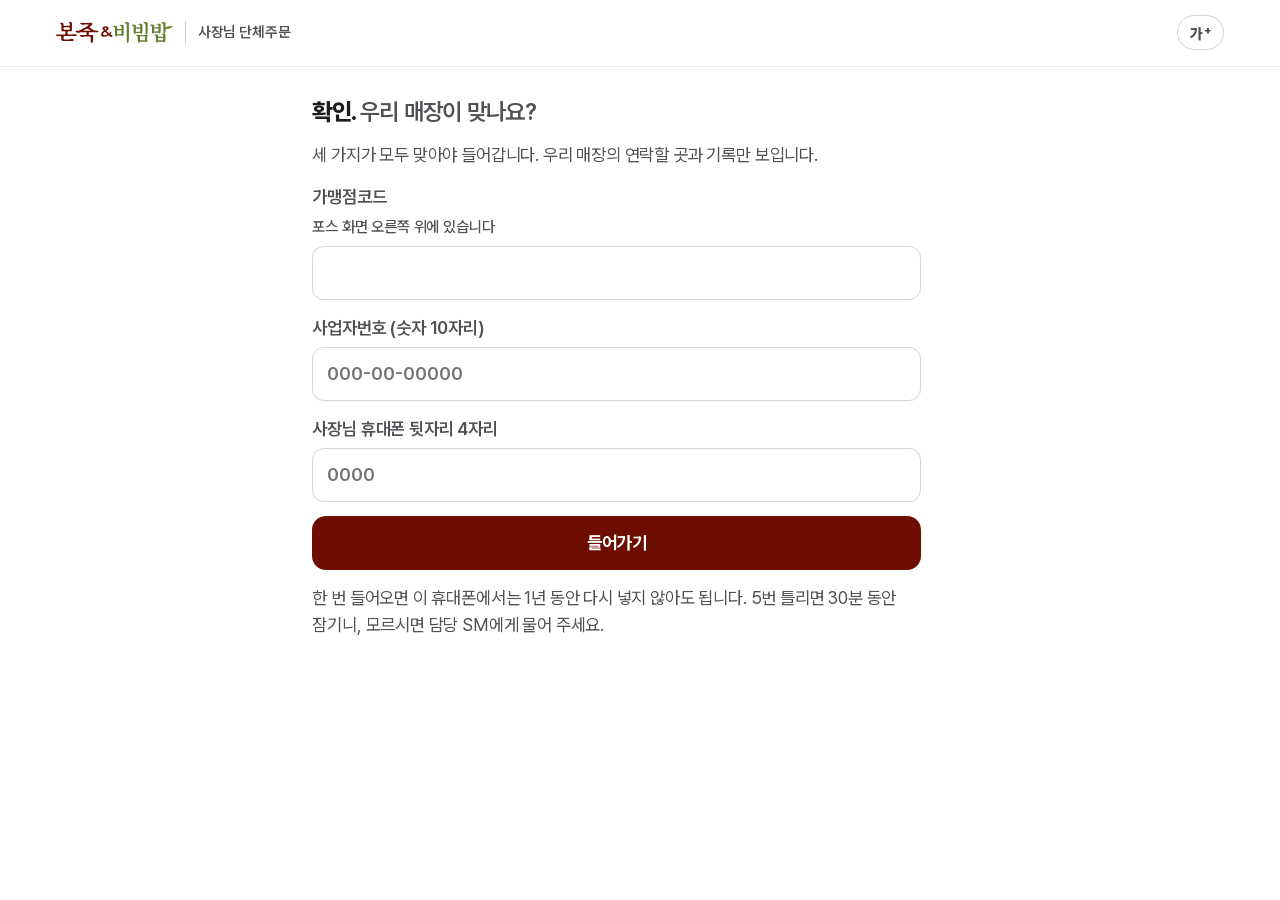
<file: index.html>
<!doctype html>
<html lang="ko">
<head>
<meta charset="utf-8">
<meta name="viewport" content="width=device-width,initial-scale=1,viewport-fit=cover">
<meta name="robots" content="noindex,nofollow">
<meta name="format-detection" content="telephone=no">
<title>본죽 단체주문</title>
<link rel="manifest" href="manifest.webmanifest">
<link rel="apple-touch-icon" href="img/icon-180.png">
<meta name="theme-color" content="#6e0e00">
<meta name="apple-mobile-web-app-title" content="본죽 단체주문">
<link rel="stylesheet" href="app.css">
<link rel="stylesheet" href="guide.css">
</head>
<body>
<div id="app"><p class="small boot">불러오는 중입니다.</p></div>
<div id="toast" hidden role="status"></div>
<noscript><p>이 화면은 자바스크립트를 켜야 쓸 수 있습니다.</p></noscript>
<script src="config.js"></script>
<script src="guide.js"></script>
<script src="api.js"></script>
<script src="docs.js"></script>
<script src="owner.js"></script>
</body>
</html>
</file>
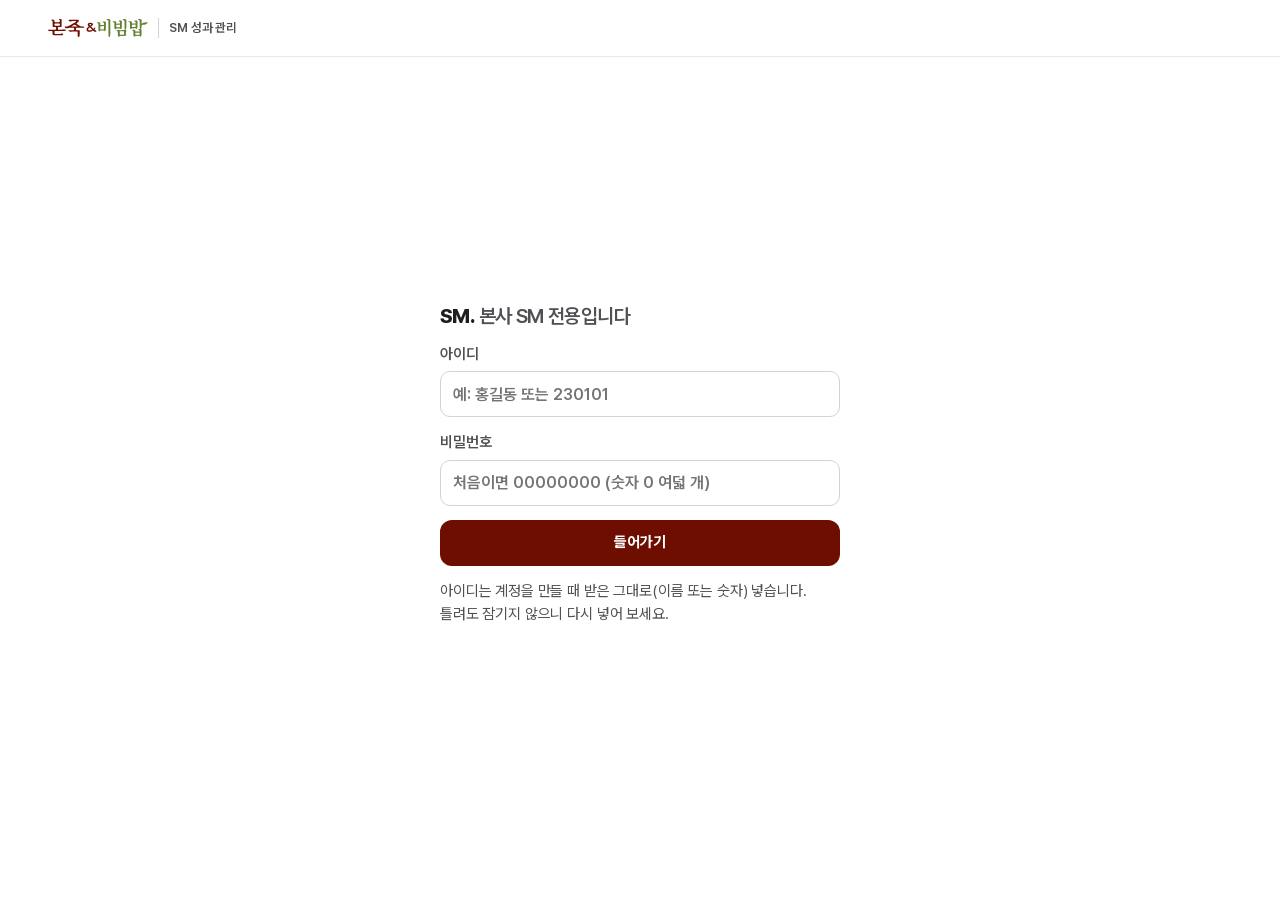
<file: sm.html>
<!doctype html>
<html lang="ko">
<head>
<meta charset="utf-8">
<meta name="viewport" content="width=device-width,initial-scale=1,viewport-fit=cover">
<meta name="robots" content="noindex,nofollow">
<title>본죽 단체주문 · SM 성과 관리</title>
<link rel="stylesheet" href="app.css">
<link rel="stylesheet" href="sm.css">
<link rel="stylesheet" href="guide.css">
</head>
<body>
<div id="app"><p class="small boot">불러오는 중입니다.</p></div>
<div id="toast" hidden role="status"></div>
<script src="config.js"></script>
<script src="guide.js"></script>
<script src="api.js"></script>
<script src="docs.js"></script>
<script src="hqscript.js"></script>
<script src="sm.js"></script>
</body>
</html>
</file>
<file: app.css>
/* 자료실 3 디자인을 그대로 옮깁니다(2026-11-18 사용자 "자료실 3 스타일로").
   흰 바탕 + 회색 타일, 팥색 버튼, Pretendard. 위 고정 머리줄 → 행사 머리띠 → 왼쪽 안내 · 오른쪽 "제목. 질문" 단계 → 아래 고정 버튼 줄. */
@font-face{font-family:'Pretendard';font-weight:100 900;font-display:swap;src:url(font/pretendard-ko.woff2) format('woff2')}
:root{
  --bg:#ffffff; --tile:#f5f5f7; --panel:#ffffff; --ink:#1d1d1f; --sub:#505055; --mute:#6e6e73;
  --line:#d2d2d7; --line2:#e8e8ed; --c:#6E0E00; --c2:#8a2414; --on:#ffffff; --soft:#fef1e1;
  --ok:#1f7a3a; --okbg:#e6f4ea; --hl:#fff4d6; --warn:#a1260d; --warnbg:#fdecea; --amber:#8a5200; --amberbg:#fdf0d5; --info:#1d4f91; --infobg:#e8f0fb;
  --A:#6e0e00; --B:#a07d48; --C:#8f8578;
  --f:Pretendard,'Apple SD Gothic Neo','Noto Sans KR','Malgun Gothic',sans-serif;
  --sh:0 18px 40px rgba(0,0,0,.12);
  color-scheme:light;
}
/* 어두운 모드(사용자 2026-11-18 저녁 '다크모드에서는 다크모드로'): 기기 설정을 따릅니다 */
@media (prefers-color-scheme:dark){:root{
  --bg:#161618; --tile:#232326; --panel:#1c1c1f; --ink:#f2f2f4; --sub:#b8b8bf; --mute:#8e8e95;
  --line:#3d3d42; --line2:#2c2c31; --c:#c4533c; --c2:#d9705a; --on:#ffffff; --soft:#2c211b;
  --ok:#6ccf8a; --okbg:#18301f; --hl:#3a3220; --warn:#ff8f78; --warnbg:#3b1d18; --amber:#e8b25a; --amberbg:#372a12; --info:#8db8f2; --infobg:#18283e;
  --A:#b3402b; --B:#957543; --C:#6f675d;
  --sh:0 18px 40px rgba(0,0,0,.55);
  color-scheme:dark;
}}
*{box-sizing:border-box}
[hidden]{display:none!important}
html{-webkit-text-size-adjust:100%}
body{margin:0;background:var(--bg);color:var(--ink);font-family:var(--f);font-size:15px;line-height:1.55;letter-spacing:-.01em;word-break:keep-all;overflow-wrap:break-word;-webkit-font-smoothing:antialiased}
h1,h2,h3,p{margin:0}
button,input,select,textarea{font:inherit;color:inherit}
:focus-visible{outline:2px solid var(--c);outline-offset:2px}
.wrap{width:calc(100% - 32px);margin:0 auto}
@media (min-width:700px){.wrap{width:min(100% - 96px,1400px)}}
.small{font-size:13px;color:var(--sub)}

/* 버튼·입력 */
.btn{display:inline-flex;align-items:center;justify-content:center;gap:8px;height:46px;padding:0 24px;border-radius:12px;border:0;background:var(--c);color:var(--on);font-weight:700;font-size:15px;cursor:pointer;white-space:nowrap;text-decoration:none}
.btn:hover{background:var(--c2)}
.btn:disabled,.btn[disabled]{opacity:.4;cursor:default}
.btn.ghost{background:var(--panel);color:var(--ink);border:1px solid var(--line);font-weight:600}
.btn.ghost:hover{background:var(--tile)}
.btn.block{width:100%}
.btn.sm{height:38px;padding:0 16px;font-size:13.5px;border-radius:10px}
.mini{border:1px solid var(--line);background:var(--panel);border-radius:999px;height:30px;padding:0 12px;font-size:12.5px;font-weight:600;cursor:pointer;white-space:nowrap}
.mini:hover{border-color:var(--ink)}
.lnk{all:unset;cursor:pointer;font-size:13px;color:var(--sub);text-decoration:underline;text-underline-offset:3px}
.lnk:hover{color:var(--ink)}
input[type=text],input[type=tel],input[type=password],input[type=date],input[type=number],input[type=search],select,textarea{height:46px;border:1px solid var(--line);border-radius:10px;background:var(--panel);padding:0 12px;font-size:16px;min-width:0;width:100%}
textarea{height:auto;min-height:76px;padding:10px 12px;resize:vertical;line-height:1.5}
input:focus,select:focus,textarea:focus{border-color:var(--ink);outline:0}
label.f{display:grid;gap:5px;font-size:12.5px;color:var(--sub);font-weight:600;min-width:0}
.tag{display:inline-block;font-size:11.5px;font-weight:700;border-radius:999px;padding:2px 9px;white-space:nowrap}
.t-idle{color:var(--sub);background:var(--tile)}.t-info{color:var(--info);background:var(--infobg)}.t-ok{color:var(--ok);background:var(--okbg)}.t-warn{color:var(--amber);background:var(--amberbg)}.t-bad{color:var(--warn);background:var(--warnbg)}
.err{color:var(--warn);font-weight:600;font-size:13.5px}
.box{border-radius:12px;padding:11px 14px;font-size:13.5px}
.box.warn{background:var(--amberbg);color:var(--amber)}
.box.err{background:var(--warnbg)}

/* 머리줄 */
.top{position:sticky;top:0;z-index:20;background:color-mix(in srgb,var(--bg) 92%,transparent);-webkit-backdrop-filter:saturate(1.6) blur(12px);backdrop-filter:saturate(1.6) blur(12px);border-bottom:1px solid var(--line2);padding-top:env(safe-area-inset-top,0px)}
.top .wrap{height:56px;display:flex;align-items:center;justify-content:space-between;gap:12px}
.brand{display:flex;align-items:center;gap:10px;min-width:0}
.brand img{height:18px;width:auto;display:block}
.brand span{font-size:12.5px;font-weight:600;color:var(--sub);padding-left:10px;border-left:1px solid var(--line);white-space:nowrap}
.top .rt{display:flex;align-items:center;gap:12px;font-size:13px;color:var(--sub);white-space:nowrap;min-width:0}
.top .rt b{color:var(--ink);font-weight:600;overflow:hidden;text-overflow:ellipsis}

/* 행사 머리띠 */
.band{border-bottom:1px solid var(--line2)}
.band .wrap{min-height:56px;display:flex;align-items:center;justify-content:space-between;gap:6px 16px;flex-wrap:wrap;padding-block:10px}
.band .l{display:flex;align-items:baseline;gap:12px;min-width:0;flex-wrap:wrap}
.band .l b{font-size:19px;font-weight:800;letter-spacing:-.02em}
.band .l small{font-size:13px;color:var(--sub)}
.band .r{display:flex;gap:16px;font-size:13.5px;color:var(--sub);flex-wrap:wrap;align-items:center}
.band .r b{color:var(--ink)}
.band .r .d{color:var(--ec,var(--c));font-weight:800}
.now{display:flex;align-items:center;gap:8px;border:1px solid var(--line);border-radius:999px;padding:3px 3px 3px 12px;min-width:0}
.now span{font-size:12px;color:var(--sub)}
.now b{font-size:13.5px;max-width:220px;overflow:hidden;text-overflow:ellipsis;white-space:nowrap;color:var(--ink)}
.now button{border:0;background:var(--ink);color:var(--bg);font-weight:700;font-size:12px;border-radius:999px;height:28px;padding:0 12px;cursor:pointer;white-space:nowrap}

/* 두 칸 */
.split{display:grid;grid-template-columns:minmax(0,400px) minmax(0,1fr);gap:56px;padding:26px 0 140px}
.split.one-col{grid-template-columns:minmax(0,1fr);max-width:560px;margin-inline:auto}
@media (max-width:1000px){.split{grid-template-columns:minmax(0,1fr);gap:28px}}
.side{display:flex;flex-direction:column;gap:16px;align-self:start}
@media (max-width:1000px){.side{order:2}}
.ph{position:relative;height:150px;background:var(--tile);border-radius:18px;overflow:hidden;display:flex;align-items:center;padding-left:22px}
.ph img{position:absolute;right:-8%;top:50%;transform:translateY(-50%);height:150%;aspect-ratio:1;border-radius:50%;object-fit:cover;box-shadow:var(--sh)}
.ph .wh{display:flex;gap:14px;position:relative;z-index:1}
.wi{display:flex;flex-direction:column;align-items:center;gap:6px;font-size:12px;font-weight:700;text-align:center;max-width:72px;line-height:1.2}
.wi svg{width:24px;height:24px;padding:11px;box-sizing:content-box;background:var(--panel);border-radius:50%;box-shadow:0 4px 14px rgba(0,0,0,.08);stroke:var(--ec,var(--c))}
.lead{font-size:15px;line-height:1.6}
.facts{display:grid;grid-template-columns:repeat(2,minmax(0,1fr));gap:14px;border-top:1px solid var(--line2);padding-top:14px}
.facts h3{font-size:12.5px;font-weight:700;margin-bottom:4px}
.facts ul{margin:0;padding:0;list-style:none;font-size:13px;color:var(--sub);line-height:1.55;display:grid;gap:2px}
.facts ul b{color:var(--ink);font-weight:600;margin-right:4px}
.facts table{border-collapse:collapse;font-size:13px;color:var(--sub);width:100%}
.facts td{padding:1px 0;vertical-align:top}
.facts td:last-child{text-align:right;white-space:nowrap;padding-left:8px;color:var(--ink)}
.facts .fm{grid-column:1/-1}
.after{border-top:1px solid var(--line2);padding-top:14px}
.after h3{font-size:12.5px;margin-bottom:6px}
.after ol,.after ul{margin:0;padding-left:18px;font-size:13px;color:var(--sub);display:grid;gap:3px}
.after b{color:var(--ink)}
@media (max-width:560px){.facts{grid-template-columns:minmax(0,1fr)}.ph{height:120px;padding-left:14px}.ph .wh{gap:8px}.wi svg{width:18px;height:18px;padding:9px}.wi{font-size:11px}}

/* 단계 */
.steps{display:flex;flex-direction:column;gap:30px;min-width:0}
.q{font-size:22px;font-weight:800;letter-spacing:-.03em;line-height:1.3}
.q span{color:var(--sub);font-weight:600}
.q small{font-size:13px;color:var(--sub);font-weight:500;margin-left:6px;font-variant-numeric:tabular-nums}
.step{display:flex;flex-direction:column;gap:12px}
.ctl{display:flex;gap:8px;flex-wrap:wrap}
.ctl>*{flex:1 1 200px;width:auto}
.seg{display:flex;background:var(--tile);border-radius:10px;padding:3px;gap:2px;flex-wrap:wrap}
.seg button{all:unset;cursor:pointer;flex:1;text-align:center;font-size:13.5px;padding:9px 10px;border-radius:8px;color:var(--sub);white-space:nowrap}
.seg button[aria-pressed=true]{background:var(--panel);color:var(--ink);font-weight:700;box-shadow:0 1px 3px rgba(0,0,0,.12)}
.seg button:focus-visible{outline:2px solid var(--c)}
.opts{display:grid;grid-template-columns:repeat(2,minmax(0,1fr));gap:8px}
.opts .wide{grid-column:1/-1}
.opt{all:unset;box-sizing:border-box;cursor:pointer;text-align:center;padding:14px 8px;border:1px solid var(--line);border-radius:12px;font-weight:700;background:var(--panel)}
.opt:hover{border-color:var(--sub)}
.opt[aria-pressed=true]{border:2px solid var(--c);padding:13px 7px;color:var(--c)}
.opt:focus-visible{outline:2px solid var(--c);outline-offset:1px}
.row2{display:grid;grid-template-columns:repeat(2,minmax(0,1fr));gap:10px}

/* 진행 타일 */
.prog{display:grid;grid-template-columns:repeat(3,minmax(0,1fr));gap:8px}
.prog div{background:var(--tile);border-radius:14px;padding:12px 14px}
.prog b{display:block;font-size:24px;font-weight:800;letter-spacing:-.02em;font-variant-numeric:tabular-nums;line-height:1.2}
.prog b i{font-style:normal;font-size:14px;font-weight:600;color:var(--sub)}
.prog span{font-size:12.5px;color:var(--sub)}
.meter{height:6px;border-radius:999px;background:var(--line2);overflow:hidden}
.meter i{display:block;height:100%;background:var(--c);border-radius:999px}
.w0{width:0}.w10{width:10%}.w20{width:20%}.w30{width:30%}.w40{width:40%}.w50{width:50%}.w60{width:60%}.w70{width:70%}.w80{width:80%}.w90{width:90%}.w100{width:100%}

/* 연락할 곳 목록 (자료실 3 매장 카드) */
.list{list-style:none;margin:0;padding:2px;display:grid;grid-template-columns:repeat(2,minmax(0,1fr));gap:8px;align-content:start}
@media (max-width:700px){.list{grid-template-columns:minmax(0,1fr)}}
.list li.empty{grid-column:1/-1;font-size:13px;color:var(--sub);padding:12px 4px}
.list li:not(.row2) button{all:unset;box-sizing:border-box;width:100%;display:grid;grid-template-columns:22px minmax(0,1fr) auto;align-items:center;gap:2px 10px;padding:10px 12px;border:1px solid var(--line);border-radius:12px;cursor:pointer;background:var(--panel);min-height:58px}
.list li:not(.row2) button:hover{border-color:var(--sub)}
.list li:not(.row2) button:focus-visible{outline:2px solid var(--c);outline-offset:1px}
.list .g{grid-row:1/3}
.list .nm{grid-column:2;font-size:15px;font-weight:700;overflow:hidden;text-overflow:ellipsis;white-space:nowrap}
.list .rg{grid-column:2;font-size:12.5px;color:var(--sub);overflow:hidden;text-overflow:ellipsis;white-space:nowrap}
.list .st{grid-column:3;grid-row:1/3}
.g{width:20px;height:20px;border-radius:50%;display:grid;place-items:center;font-size:11px;font-weight:800;color:#fff;background:var(--C)}
.g.A{background:var(--A)}.g.B{background:var(--B)}.g.C{background:var(--C)}.g.X{background:var(--tile);color:var(--sub);border:1px dashed var(--line)}
.legend{display:flex;gap:4px 14px;flex-wrap:wrap;font-size:12px;color:var(--sub)}
.legend span{display:flex;align-items:center;gap:5px}
.legend i{width:10px;height:10px;border-radius:50%;display:inline-block}
.legend .A{background:var(--A)}.legend .B{background:var(--B)}.legend .C{background:var(--C)}
.addrow{all:unset;box-sizing:border-box;cursor:pointer;border:1px dashed var(--line);border-radius:12px;padding:14px;text-align:center;font-weight:700;color:var(--c);font-size:14px}
.addrow:hover{border-color:var(--c)}

/* 고른 곳 카드 */
.ph0{border:1px dashed var(--line);border-radius:16px;padding:18px 20px;color:var(--sub);font-size:14px;line-height:1.6}
.ph0 b{color:var(--ink)}
.one{border:1px solid var(--line2);border-radius:16px;padding:18px 20px;display:grid;gap:14px;background:var(--panel)}
.one .eb{font-size:12px;font-weight:700;color:var(--c)}
.one h2.nm{font-size:24px;font-weight:800;letter-spacing:-.03em;line-height:1.25;outline:0}
.one .meta{font-size:13.5px;color:var(--sub);margin-top:2px}
.one .meta b{color:var(--ink)}
.call{display:flex;flex-wrap:wrap;gap:8px 12px;align-items:center;background:var(--tile);border-radius:12px;padding:10px 10px 10px 16px}
.call b{font-size:20px;font-weight:800;font-variant-numeric:tabular-nums;flex:1;min-width:0;letter-spacing:0}
.hist{list-style:none;margin:0;padding:0;display:grid}
.hist li{display:grid;grid-template-columns:auto minmax(0,1fr);gap:2px 10px;padding:10px 0;border-top:1px solid var(--line2);font-size:14px}
.hist li:first-child{border-top:0}
.hist .tag{grid-row:1/3;align-self:start;margin-top:2px}
.hist .w{font-size:12.5px;color:var(--sub)}
.ck{display:flex;gap:10px;align-items:flex-start;font-size:14.5px;background:var(--tile);border-radius:12px;padding:14px}
.ck input{width:20px;height:20px;margin:1px 0 0;flex:none;accent-color:var(--c)}

/* 아래 고정 버튼 줄 */
.buy{position:fixed;left:0;right:0;bottom:0;z-index:25;background:color-mix(in srgb,var(--panel) 95%,transparent);-webkit-backdrop-filter:blur(14px);backdrop-filter:blur(14px);border-top:1px solid var(--line);padding-bottom:env(safe-area-inset-bottom,0px)}
.buy .wrap{min-height:76px;display:flex;align-items:center;justify-content:space-between;gap:10px 14px;flex-wrap:wrap;padding-block:10px}
.buy .s{display:flex;flex-direction:column;gap:2px;min-width:0;flex:1 1 240px}
.buy .s b{font-size:17px;font-weight:800;overflow:hidden;text-overflow:ellipsis;white-space:nowrap}
.buy .s span{font-size:12.5px;color:var(--sub)}
.buy .btn{height:52px;padding:0 36px;font-size:16.5px}
@media (max-width:560px){.buy .wrap{min-height:64px}.buy .s{flex:1 1 100%}.buy .btn{flex:1;height:48px;padding:0 16px}}

#toast{position:fixed;left:50%;bottom:calc(96px + env(safe-area-inset-bottom,0px));transform:translateX(-50%);background:var(--ink);color:var(--bg);padding:10px 18px;border-radius:999px;font-size:14px;font-weight:600;z-index:40;max-width:calc(100% - 32px);text-align:center;box-shadow:0 10px 24px rgba(0,0,0,.22)}
footer{padding:0 0 110px;font-size:12px;color:var(--mute)}

/* SM 성과 화면 */
.tiles{display:grid;grid-template-columns:repeat(2,minmax(0,1fr));gap:8px}
.tile{background:var(--tile);border-radius:14px;padding:14px 16px}
.tile .k{font-size:12.5px;color:var(--sub);font-weight:600}
.tile .v{font-size:26px;font-weight:800;letter-spacing:-.02em;font-variant-numeric:tabular-nums;line-height:1.25}
.tile .v small{font-size:13.5px;font-weight:600;color:var(--sub);margin-left:2px}
.tile .s{font-size:12px;color:var(--sub)}
.stage{display:grid;gap:6px;font-size:13px;color:var(--sub)}
.stage div{display:grid;grid-template-columns:64px minmax(0,1fr);gap:8px;align-items:start}
.tw{overflow-x:auto;border:1px solid var(--line2);border-radius:14px;background:var(--panel)}
/* 성과표: .tw 안의 표에만 적용(왼쪽 안내의 메뉴 표에는 쓰지 않음) */
.tw table{border-collapse:collapse;width:100%;min-width:900px;font-size:13.5px}
.tw table.narrow{min-width:560px}
.tw th,.tw td{padding:10px 12px;text-align:right;border-bottom:1px solid var(--line2);font-variant-numeric:tabular-nums;white-space:nowrap}
.tw th:first-child,.tw td:first-child,.tw th.l,.tw td.l{text-align:left}
.tw td.wrap{white-space:normal;min-width:220px;overflow-wrap:anywhere}
.tw th{font-size:12px;color:var(--sub);font-weight:600;background:var(--tile)}
.tw td.nm{font-weight:700}
.tw tbody tr.pick{cursor:pointer}
.tw tbody tr.pick:hover td{background:var(--tile)}
.tw tbody tr[aria-selected="true"] td{background:var(--soft)}
.tw tbody tr[aria-selected="true"] td:first-child{box-shadow:inset 3px 0 0 var(--c)}
.tw tbody tr:last-child td{border-bottom:0}
.flags{display:flex;flex-wrap:wrap;gap:4px}
.login{min-height:calc(100vh - 57px);display:grid;place-items:center;padding:32px 0 60px}
.login form{width:min(100%,400px);display:flex;flex-direction:column;gap:14px}
@media (prefers-reduced-motion:reduce){*{transition:none!important;animation:none!important}}
.boot{padding:24px}
.tw .g{display:inline-grid;vertical-align:-4px;margin-right:6px;width:18px;height:18px;font-size:10.5px}

/* 2판(2026-11-18): 행사 고르기 · 종류 동그라미 */
.g.K{background:var(--tile);color:var(--ink);border:1px solid var(--line)}
.login1{max-width:520px}
/* SM 계정 관리 */
.split.one-col.acct{max-width:1100px}
.acct .tw td .flags{flex-wrap:nowrap}
.acct .hint{display:block;font-size:12.5px;color:var(--sub);font-weight:400;margin-top:2px}
.acct .chips{display:flex;flex-wrap:wrap;gap:6px}

/* 단체주문 플랫폼과 같은 첫 화면(사용자 2026-11-18 "플랫폼 스타일로 통일"): 큰 제목 → 탭 → 사진 배너 카드 */
.hero{padding:40px 0 4px;text-align:center}
.hero h1{font-size:clamp(26px,4vw,36px);font-weight:800;letter-spacing:-.04em;line-height:1.25;text-wrap:balance}
.fnote{margin-top:10px;font-size:13px;color:var(--sub)}
.shelf{padding:30px 0 60px}
.tabs{display:flex;align-items:flex-end;justify-content:space-between;border-bottom:1px solid var(--line2);gap:12px}
.tabs .t{display:flex;gap:24px;overflow-x:auto}
.tabs button{all:unset;cursor:pointer;font-size:14px;color:var(--sub);padding:10px 0;border-bottom:2px solid transparent;white-space:nowrap}
.tabs button b{font-weight:500;font-size:12.5px;margin-left:4px;color:var(--sub)}
.tabs button[aria-selected=true],.tabs button[aria-pressed=true]{color:var(--ink);font-weight:700;border-color:var(--ink)}
.tabs button:focus-visible{outline:2px solid var(--c)}
.tabs .sort{font-size:13px;color:var(--sub);padding-bottom:12px;white-space:nowrap}
.grid{display:grid;grid-template-columns:repeat(auto-fill,minmax(270px,1fr));gap:22px 20px;padding-top:22px}
.card{all:unset;box-sizing:border-box;cursor:pointer;display:flex;flex-direction:column;gap:8px;min-width:0}
.card .ph{position:relative;display:block;height:auto;padding:0;aspect-ratio:3.4/1;background:var(--tile);border-radius:16px;overflow:hidden;container-type:inline-size;transition:transform .5s cubic-bezier(.2,.8,.2,1)}
.card:focus-visible .ph{outline:2px solid var(--ec,var(--c));outline-offset:3px}
.card .ph .wh{position:absolute;left:5cqw;top:56%;transform:translateY(-50%);display:flex;gap:3.2cqw;z-index:1}
.card .ph .wi{display:flex;flex-direction:column;align-items:center;gap:1.4cqw;font-size:3.9cqw;font-weight:700;color:var(--ink);width:15cqw;max-width:none;text-align:center;line-height:1.15;word-break:keep-all}
.card .ph .wi svg{width:8cqw;height:8cqw;padding:3.4cqw}
.card .ph img{position:absolute;right:-12cqw;left:auto;top:50%;transform:translateY(-50%);width:58cqw;height:58cqw;border-radius:50%;object-fit:cover;box-shadow:var(--sh);transition:transform .6s cubic-bezier(.2,.8,.2,1)}
.card:hover .ph img{transform:translateY(-50%) scale(1.04)}
.card .bd{position:absolute;left:12px;top:12px;z-index:2;font-size:11.5px;font-weight:700;padding:4px 10px;border-radius:999px;background:var(--panel);color:var(--ink)}
.card .dd{position:absolute;right:12px;top:12px;z-index:2;font-size:12px;font-weight:800;padding:4px 10px;border-radius:999px;color:#fff;background:var(--ec,var(--c))}
.card .k{font-size:12.5px;color:var(--sub)}
.card h3{font-size:17px;font-weight:700;letter-spacing:-.02em;line-height:1.3}
.card .m{font-size:13px;color:var(--sub);line-height:1.5}
.card .m b{color:var(--ink);font-weight:600}
.card .bar2{display:block;height:4px;border-radius:2px;background:var(--line2);overflow:hidden;margin-top:2px}
.card .bar2 i{display:block;height:100%;width:0;background:var(--ec,var(--c))}
.card.past{opacity:.7}
.band .back{all:unset;cursor:pointer;font-size:13px;color:var(--sub);white-space:nowrap;align-self:center}
.band .back:hover{color:var(--ink)}
.band .back:focus-visible{outline:2px solid var(--c);outline-offset:2px}
@media (prefers-reduced-motion:reduce){.card .ph img,.card .ph{transition:none}}

/* 팀·SM 묶음(관리자 화면) */
.tw tr.grp th{background:var(--tile);text-align:left;font-size:13.5px;padding:9px 12px;position:sticky;left:0}
.tw tr.grp th b{font-weight:800;margin-right:10px}
.tw tr.grp th span{color:var(--sub);font-weight:500}
.tw table.grp-t tr[aria-selected=true] td{background:var(--soft)}
.tw table.grp-t td.nm{font-weight:600}
.step .tabs{margin-bottom:12px}
@media (max-width:600px){.tabs .sort{display:none}}

/* 제안서·키트(2026-11-18) */
.step.doc{background:var(--tile);border-radius:16px;padding:18px 16px}
.step.doc .seg{background:var(--panel)}
.step.doc .f input{background:var(--panel)}
.seg i.rec{font-style:normal;font-size:11px;font-weight:700;color:var(--ec,var(--c));margin-left:4px}
.ready{background:var(--panel);border:1px solid var(--line2);border-radius:14px;padding:14px;margin:4px 0 10px}
.ready p{margin-bottom:10px;font-size:14.5px}
.ready .ctl{display:flex;gap:8px;flex-wrap:wrap}
.ready .ctl .btn{flex:1 1 160px}
details.msg{margin:10px 0 6px}
details.msg summary{cursor:pointer;font-size:14px;font-weight:600;color:var(--ink);padding:6px 0}
details.msg .pre{white-space:pre-line;background:var(--panel);border:1px solid var(--line2);border-radius:12px;padding:12px;font-size:14px;margin:6px 0 8px}
ul.dl{list-style:none;margin:0 0 8px;padding:0;border:1px solid var(--line2);border-radius:14px;background:var(--panel)}
ul.dl li{display:flex;align-items:center;justify-content:space-between;gap:12px;padding:12px 14px;border-bottom:1px solid var(--line2)}
ul.dl li:last-child{border-bottom:0}
ul.dl li b{display:block;font-size:15px}
ul.dl li span{display:block;font-size:12.5px;color:var(--sub)}
ul.dl li .btn{flex:none}
.sdocs h3{font-size:16px;font-weight:800;margin:4px 0 8px}
.sdocs h3 span{font-weight:600;color:var(--sub);font-size:14px}
/* 다음 차례(2026-11-18 사용 편의) */
.next{all:unset;box-sizing:border-box;cursor:pointer;display:grid;grid-template-columns:1fr auto;grid-template-areas:"k go" "b go" "m go";align-items:center;column-gap:12px;width:100%;margin-top:12px;padding:14px 16px;border-radius:14px;background:var(--panel);border:1.5px solid var(--ec,var(--c))}
.next .k{grid-area:k;font-size:12.5px;font-weight:700;color:var(--ec,var(--c))}
.next b{grid-area:b;font-size:19px;font-weight:800;letter-spacing:-.02em}
.next .m{grid-area:m;font-size:13.5px;color:var(--sub)}
.next .go{grid-area:go;background:var(--ec,var(--c));color:#fff;font-weight:700;font-size:14px;padding:10px 16px;border-radius:999px}
.next:focus-visible{outline:2px solid var(--ec,var(--c));outline-offset:2px}
/* 휴대폰 머리줄: 이름은 숨기고 버튼만 */
@media (max-width:560px){.top .rt:has(button + b)>b{display:none}.top .rt:has(button + b)~*,.top .wrap:has(.rt button + b) .brand span{display:none}}

/* 편의 개선 2차(2026-11-18): 안내 글 15px 이상, 회색 한 단계 진하게(위 --sub) */
.small,.box,.err,.fnote,.lead,.stage,.legend,.band .l small,.facts ul,.facts table,.after ol,.after ul,.one .meta,.hist .w,.buy .s span,.card .m,.q small,.list li.empty,.lnk,.ph0{font-size:15px}
label.f{font-size:15px}
.facts h3,.after h3{font-size:15px}
.list .rg{font-size:14.5px}
.tile .s,.tile .k,.prog span,.card .k{font-size:14px}
.tw .small{font-size:12.5px}
label.f .hint{font-weight:500;color:var(--sub);margin-left:4px}
/* 동그라미 + 짧은 말 */
.list li:not(.row2) button{grid-template-columns:auto minmax(0,1fr) auto}
.gb{grid-row:1/3;display:flex;flex-direction:column;align-items:center;gap:3px;width:52px}
.gb .g{width:24px;height:24px;font-size:12px}
.gb small{font-size:11.5px;font-weight:700;color:var(--sub);line-height:1.1;text-align:center;word-break:keep-all}
/* 지도·들렀음 */
.one .acts{display:flex;gap:8px;flex-wrap:wrap}
.one .acts .btn{flex:1 1 140px}
/* 휴대폰: 행사 안내 접기 */
details.evinfo>summary{cursor:pointer;list-style:none;display:flex;flex-direction:column;gap:2px;padding:14px 16px;border:1px solid var(--line);border-radius:14px;background:var(--panel);font-weight:800;font-size:16px}
details.evinfo>summary::-webkit-details-marker{display:none}
details.evinfo>summary::after{content:'펼치기 ▾';font-size:13px;font-weight:600;color:var(--sub)}
details.evinfo[open]>summary::after{content:'접기 ▴'}
details.evinfo>summary span{font-size:14px;font-weight:500;color:var(--sub)}
details.evinfo[open]>summary{margin-bottom:14px}
details.evinfo>:not(summary){margin-bottom:14px}
@media (min-width:900px){details.evinfo>summary{display:none}}
/* 배정 수량 */
.alloc{border:1.5px solid var(--ec,var(--c));border-radius:16px;padding:18px;display:grid;gap:10px;background:var(--panel)}
.alloc .k{font-size:14px;font-weight:700;color:var(--ec,var(--c))}
.alloc .q{font-size:44px;font-weight:800;letter-spacing:-.03em;line-height:1}
.alloc .q i{font-style:normal;font-size:18px;font-weight:700;margin-left:4px;color:var(--sub)}
.alloc dl{margin:0;display:grid;gap:4px}
.alloc dl div{display:flex;gap:10px;font-size:15px}
.alloc dt{color:var(--sub);min-width:72px}
.alloc dd{margin:0;font-weight:600}
.alloc .ok{background:var(--okbg);color:var(--ok);border-radius:10px;padding:10px 12px;font-weight:700;font-size:15px}
.alloc.none{border-style:dashed;border-color:var(--line)}
.alloc.none b{font-size:18px}
.alloc.none span{font-size:15px;color:var(--sub)}
/* SM: 처음 쓰는 분 안내 접기 */
details.guide{margin-top:16px;border:1px solid var(--line);border-radius:14px;background:var(--panel)}
details.guide>summary{cursor:pointer;list-style:none;display:flex;flex-direction:column;gap:2px;padding:14px 16px;font-weight:800;font-size:15.5px}
details.guide>summary::-webkit-details-marker{display:none}
details.guide>summary::after{content:'펼치기 ▾';font-size:13px;font-weight:600;color:var(--sub)}
details.guide[open]>summary::after{content:'접기 ▴'}
details.guide>summary span{font-size:14px;font-weight:500;color:var(--sub)}
details.guide>.after{margin:0 16px 14px}
/* SM: 매장 상세 창 — PC 오른쪽 고정, 휴대폰 아래에서 올라옴 */
.drawer{position:fixed;z-index:40;background:var(--bg);overflow:auto;overscroll-behavior:contain;outline:0;padding:0 18px 24px;box-shadow:0 10px 40px rgba(0,0,0,.18)}
.drawer .dtop{position:sticky;top:0;z-index:1;display:flex;align-items:center;justify-content:space-between;gap:10px;padding:12px 0;background:var(--bg);border-bottom:1px solid var(--line2);margin-bottom:14px;font-weight:800;font-size:15px}
.drawer .one{border:0;padding:0;background:transparent}
.dbg{position:fixed;inset:0;z-index:39;background:rgba(0,0,0,.35)}
@media (min-width:900px){
  .drawer{top:57px;right:0;bottom:0;width:min(600px,46vw);border-left:1px solid var(--line)}
  .drawer.ani{animation:dIn .18s ease-out}
  .dbg{display:none}
  body.dopen .wrap.split{width:auto;margin-left:16px;margin-right:calc(min(600px,46vw) + 16px);grid-template-columns:minmax(0,1fr);gap:24px}
  body.dopen .split .side .tiles{grid-template-columns:repeat(auto-fit,minmax(150px,1fr))}
  @keyframes dIn{from{transform:translateX(24px);opacity:.4}to{transform:none;opacity:1}}
}
@media (max-width:899px){
  .drawer{left:0;right:0;bottom:0;max-height:85vh;border-radius:18px 18px 0 0;padding-bottom:calc(24px + env(safe-area-inset-bottom,0px))}
  .drawer.ani{animation:dUp .2s ease-out}
  .drawer .dtop::before{content:'';position:absolute;left:50%;top:5px;width:40px;height:4px;margin-left:-20px;border-radius:2px;background:var(--line)}
  body.dopen{overflow:hidden}
  @keyframes dUp{from{transform:translateY(40px);opacity:.4}to{transform:none;opacity:1}}
}
@media (prefers-reduced-motion:reduce){.drawer{animation:none}}
/* 본사 진행: 배정 넣기·고치기 */
#hPaste{width:100%;box-sizing:border-box;font:inherit;font-size:15px;padding:12px;border:1px solid var(--line);border-radius:12px;background:var(--panel);resize:vertical;margin:8px 0}
tr.edit td{background:color-mix(in srgb,var(--c) 6%,var(--panel))}
tr.edit input{font:inherit;font-size:15px;height:36px;padding:0 8px;border:1px solid var(--line);border-radius:8px;background:var(--bg);box-sizing:border-box}
tr.edit #eQ{width:90px;text-align:right}
tr.edit #eN{width:100%;min-width:140px}
td.wrap{white-space:normal;max-width:220px}

/* 행사 카드 낮게(사용자 2026-11-18 저녁 '세로로 작게해서 여러 개 보이게') */
.card .ph .wh{left:max(8px,4cqw);top:auto;bottom:max(7px,4cqw);transform:none;gap:max(4px,2cqw)}
.card .ph .wi{width:max(46px,11.5cqw);font-size:max(10.5px,3cqw);gap:max(2px,.8cqw)}
.card .ph .wi svg{width:max(13px,4.6cqw);height:max(13px,4.6cqw);padding:max(6px,2cqw)}
.card .ph img{width:40cqw;height:40cqw;right:-6cqw}
.card .bd,.card .dd{top:8px;font-size:11px;padding:3px 9px}
.card .bd{left:10px}.card .dd{right:10px}
.grid{gap:16px 18px}
.card{gap:5px}
.brand picture{display:block;line-height:0}
/* 사장님 앱 아래 탭(2026-11-18 저녁, 사용자 '탭이 있어야 할 듯') */
.split.one-col.tabbed{max-width:640px;padding-bottom:120px}
.tabbar{position:fixed;left:0;right:0;bottom:0;z-index:30;background:color-mix(in srgb,var(--bg) 94%,transparent);-webkit-backdrop-filter:saturate(1.6) blur(12px);backdrop-filter:saturate(1.6) blur(12px);border-top:1px solid var(--line2);padding-bottom:env(safe-area-inset-bottom,0px)}
.tabbar .wrap{max-width:640px;display:grid;grid-auto-flow:column;grid-auto-columns:1fr}
.tabbar button{all:unset;box-sizing:border-box;cursor:pointer;position:relative;display:flex;flex-direction:column;align-items:center;justify-content:center;gap:3px;min-height:62px;padding:6px 4px;font-size:13px;font-weight:600;color:var(--mute)}
.tabbar button svg{width:25px;height:25px;stroke:currentColor}
.tabbar button[aria-current=page]{color:var(--ec,var(--c));font-weight:800}
.tabbar button:focus-visible{outline:2px solid var(--ec,var(--c));outline-offset:-4px;border-radius:10px}
.tabbar .nb{position:absolute;top:6px;left:calc(50% + 6px);min-width:18px;height:18px;padding:0 5px;border-radius:9px;background:var(--warn);color:#fff;font-size:11px;font-weight:800;line-height:18px;text-align:center}
.btn.more{margin-top:12px}
/* 처음 쓰는 분 단계 안내 */
.gpill{display:inline-flex;align-items:center;gap:10px;flex-wrap:wrap;margin:0 0 14px;padding:5px 6px 5px 5px;border-radius:999px;background:var(--ec,var(--c));color:#fff;font-size:14px;font-weight:700;max-width:100%}
.gpill b{background:#fff;color:var(--ec,var(--c));border-radius:999px;padding:3px 11px;font-size:13px}
.gpill button{all:unset;cursor:pointer;font-size:13px;font-weight:600;opacity:.85;padding:3px 10px;border-left:1px solid rgba(255,255,255,.4)}
.gpill button:focus-visible{outline:2px solid #fff;border-radius:6px}
.tip{position:relative;display:inline-flex;align-items:center;gap:9px;margin:4px 0 12px;padding:9px 14px 9px 9px;border-radius:12px;background:#1d1d1f;color:#fff;font-size:14.5px;font-weight:700;line-height:1.35;box-shadow:0 8px 20px rgba(0,0,0,.18);max-width:100%}
.tip b{color:#ffd9a8}
.tip i{font-style:normal;flex:none;width:24px;height:24px;border-radius:50%;background:#fff;color:#1d1d1f;display:grid;place-items:center;font-size:13px;font-weight:800}
.tip::after{content:'';position:absolute;left:22px;bottom:-7px;border:7px solid transparent;border-bottom:0;border-top-color:#1d1d1f}
@media (prefers-color-scheme:dark){.tip{background:#f2f2f4;color:#1d1d1f}.tip b{color:#8a2414}.tip i{background:#1d1d1f;color:#fff}.tip::after{border-top-color:#f2f2f4}}
/* UX 3차: 빨간 테두리 없앰, 말풍선 하나만 */
.gpill,.tip{justify-self:start;width:fit-content}
.demo .wrap{padding-block:6px;font-size:13px}
.demo span{flex:1 1 180px}
/* 예시 매장 띠 */
.demo{background:var(--amberbg);color:var(--amber);border-bottom:1px solid var(--line2)}
.demo .wrap{display:flex;align-items:center;gap:8px 12px;flex-wrap:wrap;padding-block:8px;font-size:13.5px}
.demo b{font-weight:800}
.demo span{flex:1 1 220px;color:var(--ink)}
.lnk.demo1{display:block;margin:14px auto 0;font-size:14px;color:var(--sub);text-decoration:underline}
/* 행사 카드 더 낮게(사용자 '세로 좀 더 낮게') */
.card .ph{aspect-ratio:5/1}
.card .ph .wh{bottom:50%;transform:translateY(50%)}
.card .ph img{width:34cqw;height:34cqw;right:-4cqw}
.card .k .tag{margin-right:4px;vertical-align:1px}
/* 글자 크게 보기(사용자 2026-11-18) */
html.big body{zoom:1.17}
.mini.big{font-weight:800;padding:0 10px}
.mini.big span{font-size:10px;vertical-align:4px;margin-left:1px}
.mini.big[aria-pressed=true]{background:var(--ink);color:var(--bg);border-color:var(--ink)}
.sw{display:flex;align-items:center;justify-content:space-between;gap:12px;padding:14px 16px;border:1px solid var(--line);border-radius:14px;background:var(--panel);cursor:pointer;font-size:16px;font-weight:700}
.sw input{position:absolute;opacity:0;pointer-events:none}
.sw i{flex:none;width:50px;height:30px;border-radius:15px;background:var(--line);position:relative;transition:background .2s}
.sw i::after{content:'';position:absolute;left:3px;top:3px;width:24px;height:24px;border-radius:50%;background:#fff;box-shadow:0 1px 3px rgba(0,0,0,.3);transition:transform .2s}
.sw input:checked ~ i{background:var(--ok)}
.sw input:checked ~ i::after{transform:translateX(20px)}
.sw input:focus-visible ~ i{outline:2px solid var(--c);outline-offset:2px}
/* 통화 결과 바로 저장 */
.quick{display:grid;gap:8px}
.quick p{font-size:14px;font-weight:800}
.quick div{display:grid;grid-template-columns:repeat(4,minmax(0,1fr));gap:6px}
.quick button{all:unset;box-sizing:border-box;cursor:pointer;text-align:center;padding:12px 4px;border-radius:12px;font-size:15px;font-weight:800;border:1.5px solid var(--line);background:var(--panel);color:var(--ink)}
.quick button:focus-visible{outline:2px solid var(--c);outline-offset:2px}
.quick button[disabled]{opacity:.5;cursor:default}
.quick .q-away{color:var(--amber);border-color:color-mix(in srgb,var(--amber) 40%,var(--line))}
.quick .q-hot{color:var(--ok);border-color:color-mix(in srgb,var(--ok) 45%,var(--line))}
.quick .q-no{color:var(--warn);border-color:color-mix(in srgb,var(--warn) 35%,var(--line))}
.quick span{font-size:13.5px;color:var(--sub)}
@media (max-width:360px){.quick div{grid-template-columns:repeat(2,minmax(0,1fr))}}
/* 이번 주 카드(칭찬 한 줄·단체 매출·활동 단계) */
.week{border-radius:18px;padding:18px;display:grid;gap:12px;background:color-mix(in srgb,var(--ec,var(--c)) 8%,var(--panel));border:1px solid color-mix(in srgb,var(--ec,var(--c)) 25%,var(--line2))}
.week .praise{font-size:18px;font-weight:800;letter-spacing:-.02em;line-height:1.4}
.week .praise b{color:var(--ec,var(--c))}
.week .sub{font-size:14.5px;color:var(--sub);margin-top:-6px}
.week .wk{display:grid;grid-template-columns:repeat(2,minmax(0,1fr));gap:8px}
.week .wk div{background:var(--panel);border-radius:12px;padding:12px 14px;display:grid;gap:2px}
.week .wk span{font-size:13px;color:var(--sub);font-weight:600}
.week .wk b{font-size:22px;font-weight:800;letter-spacing:-.02em}
.week .wk b i{font-style:normal;font-size:14px;margin-left:2px;color:var(--sub)}
.week .wk small{font-size:13px;color:var(--sub)}
.week .lv{display:flex;align-items:center;gap:10px}
.week .lv .st{flex:none;font-size:13px;font-weight:800;padding:3px 10px;border-radius:999px;background:var(--ec,var(--c));color:#fff}
.week .lv .bar{flex:1;height:6px;border-radius:3px;background:var(--line2);overflow:hidden}
.week .lv .bar i{display:block;height:100%;background:var(--ec,var(--c))}
.week .lv small{flex:none;font-size:13px;color:var(--sub)}
.week .team{font-size:14px;color:var(--sub)}
.week .team b{color:var(--ink)}

/* ── 오늘 화면(1안 큰 질문 + 4안 오늘 할 일) · 매출 탭(5안) · 한 곳 단계 표시(4안), 2026-11-18 밤 사용자 선택 ── */
.steps.today{gap:22px}
.btn .ico{width:19px;height:19px;flex:none}
.btn.soft{background:color-mix(in srgb,var(--ec,var(--c)) 12%,var(--panel));color:var(--ec,var(--c))}
.btn.soft:hover{background:color-mix(in srgb,var(--ec,var(--c)) 18%,var(--panel))}
.lnk2{all:unset;cursor:pointer;display:block;text-align:center;font-size:15px;font-weight:600;color:var(--sub);padding:10px 0 0}
.lnk2.l{text-align:left;padding:4px 2px 0}
.lnk2:focus-visible{outline:2px solid var(--c);border-radius:6px}
.hero1{display:grid;gap:10px;padding-top:4px}
.hero1 .ey{font-size:14.5px;font-weight:700;color:var(--ec,var(--c))}
.hero1 .ey:empty{display:none}
.hero1 h1{font-size:28px;line-height:1.32;font-weight:800;letter-spacing:-.035em}
.hero1 h1 em{font-style:normal;color:var(--ec,var(--c))}
.hero1 .m{font-size:15.5px;color:var(--sub);margin-bottom:10px}
.hero1 .btn{height:56px;font-size:17px;border-radius:14px}
.todo{border-top:10px solid var(--tile);margin:4px -16px 0;padding:20px 16px 0;display:grid;gap:14px}
@media (min-width:700px){.todo{margin-inline:0;padding-inline:0}}
.todo .th{display:flex;align-items:center;gap:14px}
.todo h2{font-size:21px;font-weight:800;line-height:1.3;letter-spacing:-.03em}
.todo h2 b{color:var(--ec,var(--c))}
.ring{width:64px;height:64px;flex:none}
.ring circle{fill:none;stroke-width:8}
.ring .bg{stroke:var(--line2)}
.ring .fg{stroke:var(--ec,var(--c));stroke-linecap:round}
.ring text{font-size:15px;font-weight:800;fill:var(--ink);font-family:var(--f)}
.todo ul{list-style:none;margin:0;padding:0;display:grid;gap:10px}
.todo li{display:flex;align-items:center;gap:12px;border:1px solid var(--line2);border-radius:16px;padding:13px 14px;background:var(--panel)}
.todo li.now{border:2px solid var(--ec,var(--c));padding:12px 13px}
.todo .cb{width:28px;height:28px;border-radius:50%;border:2px solid var(--line);flex:none;display:grid;place-items:center;font-size:15px;font-weight:800;color:#fff}
.todo li.dn{opacity:.6}
.todo li.dn .cb{background:var(--ec,var(--c));border-color:var(--ec,var(--c))}
.todo li.dn .t{text-decoration:line-through}
.todo .tx{all:unset;cursor:pointer;flex:1;min-width:0;display:grid;gap:1px}
.todo .tx:focus-visible{outline:2px solid var(--c);border-radius:8px}
.todo .t{font-size:16px;font-weight:600;line-height:1.35}
.todo .t b{font-weight:800}
.todo .s{font-size:13.5px;color:var(--sub)}
.todo li .btn{flex:none;height:40px;padding:0 16px;font-size:14.5px}
.sum{border-top:10px solid var(--tile);margin:6px -16px 0;padding:6px 16px 0;display:grid}
@media (min-width:700px){.sum{margin-inline:0;padding-inline:0}}
.sum button{all:unset;box-sizing:border-box;cursor:pointer;display:grid;grid-template-columns:1fr auto;grid-template-areas:"s cv" "b cv";align-items:center;padding:13px 2px;border-bottom:1px solid var(--line2)}
.sum button:last-child{border-bottom:0}
.sum button:focus-visible{outline:2px solid var(--c);border-radius:8px}
.sum span{grid-area:s;font-size:14px;color:var(--sub)}
.sum b{grid-area:b;font-size:19px;font-weight:800;letter-spacing:-.02em}
.sum b em{font-style:normal;font-size:15px;color:var(--ec,var(--c))}
.sum .cv{grid-area:cv;font-style:normal;font-size:24px;color:var(--mute)}
.sum .rd{display:inline-block;width:7px;height:7px;border-radius:50%;background:var(--warn);vertical-align:middle;margin-left:4px}
/* 매출 탭 */
.tot{display:grid;gap:2px;padding-top:4px}
.tot p{font-size:15px;color:var(--sub);font-weight:600}
.tot b{font-size:34px;font-weight:800;letter-spacing:-.03em;line-height:1.2}
.tot span{font-size:15px;color:var(--sub)}
.card2{background:var(--tile);border-radius:16px;padding:16px 18px;display:grid;gap:12px}
.card2 h3{font-size:16px;font-weight:800}
.card2 h3 small{font-size:14px;color:var(--sub);font-weight:600;margin-left:4px}
.bars{display:grid;grid-template-columns:repeat(7,minmax(0,1fr));gap:8px;height:130px;align-items:end}
.bars div{display:flex;flex-direction:column;align-items:stretch;justify-content:flex-end;height:100%;text-align:center}
.bars i{display:block;border-radius:6px;background:color-mix(in srgb,var(--ink) 14%,var(--tile));min-height:4px}
.bars .on i{background:var(--ec,var(--c))}
.bars .n{font-size:12.5px;font-weight:700;color:var(--sub);min-height:18px}
.bars small{font-size:12.5px;color:var(--sub);margin-top:5px}
.bars .on small{color:var(--ink);font-weight:800}
.card2.grade{grid-template-columns:auto 1fr;align-items:center;column-gap:14px}
.grade .em{font-size:34px;line-height:1}
.grade p{font-size:17px;font-weight:800}
.grade p b{color:var(--ec,var(--c))}
.grade div>span{font-size:14px;color:var(--sub)}
.grade .lv{grid-column:1/-1;display:grid;grid-template-columns:auto 1fr auto;align-items:center;gap:10px}
.grade .lv .st{font-size:13px;font-weight:800;background:var(--ec,var(--c));color:#fff;border-radius:999px;padding:3px 10px}
.grade .lv .bar{height:8px;border-radius:4px;background:var(--line2);overflow:hidden}
.grade .lv .bar i{display:block;height:100%;background:var(--ec,var(--c))}
.grade .lv small{font-size:13px;color:var(--sub)}
.card2.kv{gap:0;padding-block:6px}
.card2.kv div{display:flex;justify-content:space-between;gap:12px;padding:10px 0;border-bottom:1px solid var(--line2);font-size:15px}
.card2.kv div:last-child{border-bottom:0}
.card2.kv span{color:var(--sub)}
/* 한 곳 화면 단계 표시 · 첫마디 · 큰 전화 버튼 */
.pst{list-style:none;margin:0;padding:0;display:flex;align-items:center;gap:6px}
.pst li{display:flex;align-items:center;gap:5px;font-size:14px;font-weight:700;color:var(--mute);background:var(--tile);border-radius:999px;padding:6px 12px 6px 7px;white-space:nowrap}
.pst li i{font-style:normal;width:21px;height:21px;border-radius:50%;display:grid;place-items:center;font-size:12px;font-weight:800;background:var(--line2);color:var(--sub)}
.pst li.on{background:var(--ec,var(--c));color:#fff}
.pst li.on i{background:#fff;color:var(--ec,var(--c))}
.pst li.ok{background:color-mix(in srgb,var(--ec,var(--c)) 12%,var(--panel));color:var(--ec,var(--c))}
.pst li.ok i{background:var(--ec,var(--c));color:#fff}
.pst li.ln{flex:1;min-width:10px;height:2px;padding:0;border-radius:1px;background:var(--line2)}
.pst li.ln.ok{background:var(--ec,var(--c))}
.pdone{font-size:15px;font-weight:700;color:var(--ok);margin-top:-14px}
.say{background:var(--soft);border-radius:14px;padding:14px 16px;display:grid;gap:4px;font-size:15.5px;line-height:1.6}
.say b{font-size:14.5px}
.bigcall{height:58px;font-size:17px;border-radius:14px}
.bigcall span{font-weight:600;opacity:.85;font-variant-numeric:tabular-nums}
@media (max-width:1000px){.say-side{display:none}}
@media (min-width:1001px){.one .say{display:none}}
.todo .cb svg{width:16px;height:16px}
.docfold{border:1px solid var(--line2);border-radius:16px;background:var(--panel)}
.docfold>summary{cursor:pointer;list-style:none;padding:16px 18px;font-size:17px;font-weight:800;display:flex;flex-wrap:wrap;align-items:baseline;gap:4px 10px}
.docfold>summary::-webkit-details-marker{display:none}
.docfold>summary::after{content:'+';margin-left:auto;font-size:20px;color:var(--mute)}
.docfold[open]>summary::after{content:'–'}
.docfold>summary span{font-size:14px;font-weight:600;color:var(--sub)}
.docfold>.step.doc{margin:0 12px 12px}

/* ── UX 제안 5가지(2026-11-18 밤 사용자 '수정') ──
   글자 5단계: 28 큰 제목 · 20 칸 제목 · 17 강조 · 15 본문 · 13 보조
   색: 주 버튼(팥색)은 한 화면에 하나, 나머지 버튼은 회색, 상태 색은 작은 표시에만, 행사 색은 진행 고리·단계·강조 글자에만 */
:root{--t1:28px;--t2:20px;--t3:17px;--t4:15px;--t5:13px}
/* 1. 머리줄 한 줄 */
.abar{position:sticky;top:0;z-index:20;background:color-mix(in srgb,var(--bg) 94%,transparent);-webkit-backdrop-filter:saturate(1.6) blur(12px);backdrop-filter:saturate(1.6) blur(12px);border-bottom:1px solid var(--line2);padding-top:env(safe-area-inset-top,0px)}
.abar .wrap{height:54px;display:flex;align-items:center;gap:8px;max-width:640px}
.ab-back{all:unset;cursor:pointer;width:40px;height:40px;margin-left:-10px;display:grid;place-items:center;border-radius:10px;flex:none}
.ab-back svg{width:24px;height:24px}
.ab-back:focus-visible,.ab-t:focus-visible{outline:2px solid var(--c);outline-offset:0}
.ab-t{all:unset;display:flex;align-items:center;gap:4px;min-width:0;flex:0 1 auto;font-size:var(--t3);font-weight:800;letter-spacing:-.02em;border-radius:8px}
button.ab-t{cursor:pointer}
.ab-t b{font-weight:800;overflow:hidden;text-overflow:ellipsis;white-space:nowrap}
.ab-t svg{width:18px;height:18px;flex:none;color:var(--mute)}
.ab-d{font-size:var(--t5);font-weight:800;color:var(--ec,var(--c));background:color-mix(in srgb,var(--ec,var(--c)) 10%,var(--panel));border-radius:999px;padding:2px 9px;flex:none}
.abar .mini.big{margin-left:auto;flex:none}
.ey2{font-size:var(--t5);color:var(--sub)}
.ey2 b{color:var(--ec,var(--c));font-weight:800}
/* 4. 오늘 화면 요약 한 줄 */
.sum1{all:unset;box-sizing:border-box;cursor:pointer;display:flex;align-items:center;gap:10px;border-top:10px solid var(--tile);margin:4px -16px 0;padding:16px 16px 4px;font-size:var(--t4);color:var(--sub)}
@media (min-width:700px){.sum1{margin-inline:0;padding-inline:2px}}
.sum1 span{flex:1;min-width:0}
.sum1 b{color:var(--ink);font-weight:800}
.sum1 em{font-style:normal;color:var(--ec,var(--c));font-weight:800}
.sum1 i{font-style:normal;font-size:22px;color:var(--mute)}
.sum1:focus-visible{outline:2px solid var(--c);border-radius:8px}
/* 3. 한 곳 화면 */
.place.split{padding-bottom:calc(120px + env(safe-area-inset-bottom,0px))}
.place .steps{gap:18px}
.ph1{display:grid;gap:4px}
.ph1 .eb{font-size:var(--t5);font-weight:700;color:var(--sub)}
.ph1 h1{font-size:var(--t1);font-weight:800;letter-spacing:-.035em;line-height:1.25;outline:0}
.ph1 .meta{font-size:var(--t4);color:var(--sub)}
.ph1 .lastr{font-size:var(--t5);color:var(--sub);margin-top:4px;display:flex;align-items:center;gap:6px;flex-wrap:wrap}
.acts2{display:flex;gap:8px}
.acts2 .btn{flex:1}
.fold{border:1px solid var(--line2);border-radius:14px;background:var(--panel)}
.fold>summary{cursor:pointer;list-style:none;padding:14px 16px;font-size:var(--t4);font-weight:800;display:flex;flex-wrap:wrap;align-items:baseline;gap:2px 8px}
.fold>summary::-webkit-details-marker{display:none}
.fold>summary::after{content:'+';margin-left:auto;font-size:20px;line-height:1;color:var(--mute)}
.fold[open]>summary::after{content:'–'}
.fold>summary span{font-size:var(--t5);font-weight:600;color:var(--sub)}
.fold>summary:focus-visible{outline:2px solid var(--c);border-radius:14px}
.fold .fb{padding:0 16px 14px;display:grid;gap:8px;font-size:var(--t4)}
.fold .fb h3{font-size:var(--t4);font-weight:800;margin-top:6px}
.fold .fb ol,.fold .fb ul{margin:0;padding-left:20px;display:grid;gap:4px}
.docfold>summary{font-size:var(--t4)}
.pbar{position:fixed;left:0;right:0;bottom:0;z-index:25;background:color-mix(in srgb,var(--panel) 96%,transparent);-webkit-backdrop-filter:blur(14px);backdrop-filter:blur(14px);border-top:1px solid var(--line2);padding-bottom:env(safe-area-inset-bottom,0px)}
.pbar .wrap{max-width:640px;display:flex;gap:8px;padding-block:10px}
.pbar .btn{height:54px;font-size:var(--t3);border-radius:14px}
.pbar .btn.ghost{flex:1}
.pbar .btn:not(.ghost){flex:1.6}
/* 결과 창 */
.shdim{position:fixed;inset:0;z-index:50;background:rgba(0,0,0,.45);animation:fadeIn .15s ease-out}
.sheet{position:fixed;left:0;right:0;bottom:0;z-index:51;margin:0 auto;max-width:640px;max-height:88vh;overflow:auto;background:var(--panel);border-radius:22px 22px 0 0;box-shadow:0 -12px 40px rgba(0,0,0,.25);padding:10px 18px calc(18px + env(safe-area-inset-bottom,0px));display:grid;gap:12px;animation:sheetUp .2s ease-out}
.sheet .grab{width:40px;height:5px;border-radius:3px;background:var(--line);margin:0 auto 4px}
.sheet h2{font-size:var(--t2);font-weight:800;letter-spacing:-.02em}
.sheet h2 span{font-size:var(--t4);font-weight:600;color:var(--sub);margin-left:4px}
.sheet .small{margin-top:-8px}
.rgrid{display:grid;grid-template-columns:1fr 1fr;gap:8px}
.rgrid button{all:unset;box-sizing:border-box;cursor:pointer;display:grid;gap:2px;align-content:center;justify-items:center;text-align:center;min-height:68px;padding:10px 8px;border-radius:14px;background:var(--tile);color:var(--ink)}
.rgrid button b{font-size:var(--t3);font-weight:800}
.rgrid button small{font-size:var(--t5);color:var(--sub)}
.rgrid .r-hot{background:var(--c);color:#fff}
.rgrid .r-hot small{color:rgba(255,255,255,.85)}
.rgrid .r-order{grid-column:1/-1;min-height:58px;background:var(--panel);border:1.5px solid var(--line)}
.rgrid button:focus-visible{outline:2px solid var(--c);outline-offset:2px}
.rgrid button[disabled]{opacity:.5;cursor:default}
.sheet .seg{margin:0}
.sheet .ctl{display:flex;gap:8px}.sheet .ctl .btn{flex:1}
body.shopen{overflow:hidden}
@keyframes sheetUp{from{transform:translateY(40px);opacity:.4}to{transform:none;opacity:1}}
@keyframes fadeIn{from{opacity:0}to{opacity:1}}
@media (prefers-reduced-motion:reduce){.sheet,.shdim{animation:none}}
.snack{position:fixed;left:50%;bottom:calc(84px + env(safe-area-inset-bottom,0px));transform:translateX(-50%);z-index:60;display:flex;align-items:center;gap:14px;max-width:calc(100% - 32px);background:var(--ink);color:var(--bg);border-radius:14px;padding:12px 12px 12px 18px;font-size:var(--t4);font-weight:600;box-shadow:0 10px 26px rgba(0,0,0,.25)}
.snack button{all:unset;cursor:pointer;font-weight:800;color:#ffb59e;padding:4px 8px;border-radius:8px;white-space:nowrap}
.snack button:focus-visible{outline:2px solid currentColor}
@media (prefers-color-scheme:dark){.snack button{color:#a8321c}}
/* 5. 글자·색 규칙 */
.q{font-size:var(--t2)}
.q span{font-weight:600}
.hero1 h1,.tot b{font-size:var(--t1)}
.todo h2{font-size:var(--t2)}
.todo .t{font-size:var(--t4)}
.todo .s,.todo li .btn{font-size:var(--t5)}
.card2 h3,.grade p{font-size:var(--t3)}
.say{font-size:var(--t4)}
.say b{font-size:var(--t5);color:var(--sub)}
.t-bad{color:var(--sub);background:var(--tile)}
.btn.ghost{background:var(--tile);border-color:transparent}
.btn.ghost:hover{background:color-mix(in srgb,var(--ink) 8%,var(--tile))}
.tabbar .wrap{max-width:640px}
.docfold{border-radius:14px}.docfold>summary{padding:14px 16px}.docfold>summary span{font-size:var(--t5)}

/* ── UX 제안 2차(2026-11-18 밤 '진행') ── */
.hero1 .hn{display:inline-block;font-size:var(--t5);font-weight:800;color:var(--ec,var(--c));background:color-mix(in srgb,var(--ec,var(--c)) 10%,var(--panel));border-radius:999px;padding:3px 10px}
.todo li.lh{border:0;background:none;padding:6px 2px 0;font-size:var(--t5);font-weight:700;color:var(--sub)}
.lnk3{font-size:var(--t5);font-weight:700;color:var(--ink);text-decoration:underline;text-underline-offset:3px;white-space:nowrap}
.ph1 .lastr{all:unset;box-sizing:border-box;cursor:pointer;display:flex;flex-wrap:wrap;align-items:center;gap:6px;margin-top:6px;font-size:var(--t5);color:var(--sub);padding:8px 10px;border-radius:10px;background:var(--tile)}
.ph1 .lastr .lk{margin-left:auto;font-weight:700;color:var(--ink)}
.ph1 .lastr:focus-visible{outline:2px solid var(--c)}
.hist2{margin-top:6px;padding:0 4px}
.sheet .mrow{display:flex;align-items:center;gap:10px;flex-wrap:wrap;font-size:var(--t5);color:var(--sub)}
.sheet .mrow .seg{flex:1;min-width:200px}
.okc{display:flex;align-items:center;gap:10px}
.okc h2{flex:1;font-size:var(--t2)}
.okm{width:30px;height:30px;border-radius:50%;background:var(--ok);color:#fff;display:grid;place-items:center;font-weight:800;flex:none}
.okc .lnk{font-size:var(--t4);font-weight:700}
.nxc{display:grid;gap:2px;background:var(--tile);border-radius:14px;padding:14px 16px}
.nxc .k{font-size:var(--t5);font-weight:700;color:var(--ec,var(--c))}
.nxc b{font-size:var(--t3);font-weight:600}
.nxc b b{font-weight:800}
.nxc small{font-size:var(--t5);color:var(--sub)}
.menu{display:grid;gap:14px}
.menu .mg{border:1px solid var(--line2);border-radius:16px;background:var(--panel);overflow:hidden}
.menu .mg>button,.menu .mg>label,.menu .mg>.mi{all:unset;box-sizing:border-box;width:100%;display:flex;align-items:center;gap:12px;min-height:60px;padding:12px 16px;border-top:1px solid var(--line2);cursor:pointer}
.menu .mg>*:first-child{border-top:0}
.menu .mg>.mi{cursor:default}
.menu .mg span{flex:1;min-width:0;display:grid;gap:1px}
.menu .mg b{font-size:var(--t4);font-weight:700}
.menu .mg small{font-size:var(--t5);color:var(--sub)}
.menu .cv{font-style:normal;font-size:22px;color:var(--mute)}
.menu .mg>button:focus-visible,.menu .mg>label:focus-within{outline:2px solid var(--c);outline-offset:-2px;border-radius:16px}
.menu .mg>button:hover{background:var(--tile)}
.menu .sw{font-size:var(--t4)}
.menu .sw input{position:absolute;opacity:0;width:1px;height:1px}
.menu .sw i{width:46px;height:28px;border-radius:14px;background:var(--line);position:relative;flex:none}
.menu .sw i::after{content:'';position:absolute;top:3px;left:3px;width:22px;height:22px;border-radius:50%;background:#fff;transition:transform .15s}
.menu .sw input:checked+i{background:var(--c)}
.menu .sw input:checked+i::after{transform:translateX(18px)}
.abar .mini.big{height:40px;min-width:44px;padding:0 12px;font-size:14px}

/* ── UX 제안 3차(2026-11-18) ── */
.tip{padding:9px 6px 9px 14px}
.tip button{all:unset;cursor:pointer;flex:none;width:32px;height:32px;display:grid;place-items:center;border-radius:50%;font-size:20px;font-weight:500;line-height:1;opacity:.8}
.tip button:focus-visible{outline:2px solid currentColor}
/* 연락할 곳 목록: 줄마다 [전화] */
.tabs .t button b.cn{font-weight:700;color:var(--sub);margin-left:2px}
.tabs .t button b.cn.on{color:#fff;background:var(--ec,var(--c));border-radius:999px;padding:0 7px;font-size:13px}
.list li.row2{display:flex;align-items:center;gap:10px;padding:12px 12px 12px 16px;border:1px solid var(--line);border-radius:14px;background:var(--panel);min-height:64px;box-sizing:border-box}
.list li.row2.ag{border-color:var(--ec,var(--c))}
.list li.row2 .tx{all:unset;box-sizing:border-box;cursor:pointer;flex:1;min-width:0;display:grid;gap:4px}
.list li.row2 .tx:focus-visible{outline:2px solid var(--c);outline-offset:4px;border-radius:6px}
.list li.row2 .nm{font-size:17px;font-weight:700;overflow:hidden;text-overflow:ellipsis;white-space:nowrap}
.list li.row2 .rg{font-size:15px;color:var(--sub);display:flex;align-items:center;gap:6px;overflow:hidden;white-space:nowrap;text-overflow:ellipsis}
.list li.row2 .rg .tag{flex:none;font-size:13px}
.list li.row2 .btn.sm{flex:none;min-height:44px;padding:0 16px;font-size:15px;display:inline-flex;align-items:center;gap:6px}
.list li.row2 .btn.sm .ico{width:16px;height:16px}
/* 매출 탭: 받은 주문 맨 위 */
.ord1{background:var(--panel);border:1px solid var(--line);border-radius:16px;padding:16px 18px;margin-bottom:14px}
.ord1 h2.q{margin:0 0 6px}
.ord1 ul{list-style:none;margin:0;padding:0}
.ord1 li{display:flex;align-items:center;gap:12px;padding:12px 0;border-top:1px solid var(--line2)}
.ord1 li:first-child{border-top:0}
.ord1 .dd{flex:none;min-width:52px;text-align:center;font-size:14px;font-weight:800;padding:5px 8px;border-radius:10px;background:var(--tile);color:var(--ink)}
.ord1 .dd.on{background:var(--ec,var(--c));color:#fff}
.ord1 .t{flex:1;min-width:0;display:grid;gap:2px}
.ord1 .t b{font-size:16px}
.ord1 .t span{font-size:15px;color:var(--sub)}
.ord1 .q2{flex:none;font-size:16px}
.ord0{display:grid;gap:4px;padding:14px 18px;border:1px dashed var(--line);border-radius:16px;margin-bottom:14px}
.ord0 b{font-size:16px}.ord0 span{font-size:15px;color:var(--sub)}
.team1{font-size:15px;color:var(--sub);margin:4px 2px 0}
/* 행사 고르기 */
.evs .hero{padding-top:28px}
.evs .shelf{padding:18px 0 6px}
.evs .shelf .grid{padding-top:10px}
.gh{font-size:18px;font-weight:800;letter-spacing:-.02em}
.gh small{font-size:15px;color:var(--sub);font-weight:600;margin-left:2px}
.card.c3 h3{font-size:18px;margin-top:2px}
.card.c3 .k{font-size:15px;color:var(--sub)}
.card.c3 .m{font-size:15px}
.card.c3 .m3{display:grid;gap:6px;font-size:15px;color:var(--sub)}
.card.c3 .m3 b{color:var(--ink);font-weight:700}
.card.c3 .m3 .bar2{height:6px;border-radius:3px}
.card.hq .ph{filter:saturate(.7)}
.evfoot{margin:30px 0 50px;font-size:15px;color:var(--sub);text-align:center}
.evfoot .lnk{font-size:15px}
.tabs button{font-size:15px}
.list li.row2 .nm,.list li.row2 .rg,.list li.row2 .st{grid-column:auto;grid-row:auto}
.list li.row2 .tx{text-align:left;justify-items:start}

/* ── 제안서·키트 설명과 쪽 미리보기(2026-11-18) ── */
.dintro{display:grid;gap:12px;margin-bottom:18px}
.dintro h2.q{margin:0}
.dcard{border:1px solid var(--line);border-radius:16px;padding:16px 16px 14px;background:var(--panel);display:grid;gap:8px}
.dcard h3{font-size:20px;font-weight:800;letter-spacing:-.02em}
.dcard p{font-size:15px;line-height:1.6;color:var(--ink)}
.dcard p.when{color:var(--sub)}
.dcard p.when b{color:var(--ink)}
.dk{margin:0}
.dtag{display:inline-block;font-size:13px;font-weight:800;padding:3px 10px;border-radius:999px}
.dtag.out{background:var(--ec,var(--c));color:#fff}
.dtag.in{background:var(--tile);color:var(--ink)}
.pvs{display:flex;gap:8px;overflow-x:auto;padding:4px 2px 6px;scroll-snap-type:x mandatory;-webkit-overflow-scrolling:touch}
.pvt{all:unset;box-sizing:border-box;cursor:pointer;flex:none;scroll-snap-align:start;border-radius:8px;overflow:hidden;border:1px solid var(--line);background:#fff;height:120px;display:grid;place-items:center}
.pvt img{display:block;height:120px;width:auto}
.pvt:focus-visible{outline:2px solid var(--ec,var(--c));outline-offset:2px}
.pvt.more{width:96px;background:var(--tile);text-align:center;gap:2px;align-content:center}
.pvt.more b{font-size:17px}.pvt.more span{font-size:13px;color:var(--sub)}
ul.dl .dbt{display:flex;gap:6px;flex:none}
.dabout{display:grid;gap:8px;margin:0 0 12px}
.dabout p{font-size:15px;line-height:1.55;color:var(--sub)}
.intro1{all:unset;box-sizing:border-box;cursor:pointer;display:flex;align-items:center;gap:12px;width:100%;margin:14px 0 4px;padding:14px 16px;border-radius:14px;background:var(--tile)}
.intro1 .ic{flex:none;width:34px;height:34px;border-radius:50%;display:grid;place-items:center;background:var(--ec,var(--c));color:#fff;font-weight:800;font-size:17px}
.intro1 span{display:grid;gap:2px;flex:1;min-width:0}
.intro1 b{font-size:16px}.intro1 small{font-size:14px;color:var(--sub)}
.intro1 i{font-style:normal;font-size:20px;color:var(--sub)}
.intro1:focus-visible{outline:2px solid var(--c);outline-offset:2px}
.pvv{position:fixed;inset:0;z-index:80;background:#1b1b1d;color:#fff;display:flex;flex-direction:column}
.pvh{display:flex;align-items:center;gap:12px;padding:12px 16px;border-bottom:1px solid rgba(255,255,255,.12)}
.pvh div{flex:1;min-width:0;display:grid;gap:2px}
.pvh b{font-size:17px;overflow:hidden;text-overflow:ellipsis;white-space:nowrap}
.pvh span{font-size:13px;color:rgba(255,255,255,.7)}
.pvh .btn{background:#fff;color:#1b1b1d;min-width:64px}
.pvn{margin:0;padding:10px 16px;font-size:14px;color:rgba(255,255,255,.8);background:rgba(255,255,255,.06)}
.pvb{flex:1;overflow-y:auto;padding:14px 12px 40px;display:grid;gap:18px;justify-items:center;-webkit-overflow-scrolling:touch}
.pvb figure{margin:0;display:grid;gap:6px;justify-items:center;max-width:960px;width:100%}
.pvb img{width:100%;height:auto;border-radius:6px;background:#fff;box-shadow:0 6px 20px rgba(0,0,0,.4)}
.pvb figcaption{font-size:13px;color:rgba(255,255,255,.7)}
@media (min-width:700px){.pvb img{max-height:86vh;width:auto;max-width:100%}}
ul.dl li span{font-size:14px}
ul.dl li{flex-wrap:wrap}
ul.dl li > div:first-child{flex:1 1 180px;min-width:0}
/* 매출 띠: 머리줄 아래 고정(2026-11-18) */
.abar .wrap.sbar{padding-top:0;padding-bottom:8px;min-height:0;height:auto}
.sstrip{all:unset;box-sizing:border-box;cursor:pointer;display:grid;grid-template-columns:auto 1fr auto;grid-template-areas:"l r i" "v v i";align-items:center;gap:0 10px;width:100%;padding:8px 12px;border-radius:12px;background:color-mix(in srgb,var(--ec,var(--c)) 9%,var(--panel))}
.sstrip .l{grid-area:l;font-size:13px;font-weight:700;color:var(--sub)}
.sstrip .v{grid-area:v;font-size:20px;font-weight:800;letter-spacing:-.02em;color:var(--ink)}
.sstrip .r{grid-area:r;justify-self:end;font-size:13px;color:var(--sub);white-space:nowrap;overflow:hidden;text-overflow:ellipsis}
.sstrip .r b{color:var(--ink)}.sstrip .r em{font-style:normal;color:var(--ec,var(--c));font-weight:800}
.sstrip i{grid-area:i;font-style:normal;font-size:22px;color:var(--mute)}
.sstrip:focus-visible{outline:2px solid var(--c)}
.menu > .intro1{margin:0 0 12px}

/* ══ 수정 후(2026-11-18 최종 점검) — build2.py가 app.css 뒤에 붙여 app2.css로 ══ */
/* 6) 버튼 색 = 행사 색 하나(크리스마스 빨강 글자 옆에 팥색 버튼이 섞이지 않게) */
.btn:not(.ghost):not(.soft){background:var(--ec,var(--c))}
.menu .sw input:checked+i{background:var(--ec,var(--c))}
/* 3) 매출 띠 두 줄 → 한 줄 */
.sstrip.s1{grid-template-columns:auto auto minmax(0,1fr) auto;grid-template-areas:"l v r i";gap:0 8px;padding:6px 10px 6px 12px;min-height:40px;border-radius:10px}
.sstrip.s1 .l{font-size:13px}
.sstrip.s1 .v{font-size:16.5px}
.sstrip.s1 .r{font-size:12.5px}
.sstrip.s1 i{font-size:20px}
@media (max-width:370px){.sstrip.s1 .r{display:none}}
/* 3) 오늘: 큰 카드의 곳도 목록에 '지금' 줄 */
.todo li.now .cb{border-color:var(--ec,var(--c));display:grid;place-items:center}
.todo li.now .cb i{width:12px;height:12px;border-radius:50%;background:var(--ec,var(--c))}
.todo .nowt{flex:none;font-size:var(--t5);font-weight:800;color:var(--ec,var(--c));background:color-mix(in srgb,var(--ec,var(--c)) 11%,var(--panel));border-radius:999px;padding:4px 10px}
.lnk4{all:unset;cursor:pointer;justify-self:center;font-size:var(--t4);font-weight:700;color:var(--sub);padding:6px 10px;border-radius:8px}
.lnk4:hover{color:var(--ink)}.lnk4:focus-visible{outline:2px solid var(--c)}
/* 4) 연락할 곳: 전화 버튼은 연하게(진한 색은 오늘 화면 큰 버튼 하나만), 빨간 테두리 대신 묶음 머리글 */
.list.l2 li.row2{position:relative}
.list.l2 li.row2.ag{border-color:var(--line)}
.list.l2 li.row2 .btn.sm:not(.ghost){background:color-mix(in srgb,var(--ec,var(--c)) 10%,var(--panel));color:var(--ec,var(--c));border:1px solid color-mix(in srgb,var(--ec,var(--c)) 22%,var(--panel))}
.list.l2 li.row2 .btn.sm:not(.ghost):hover{background:color-mix(in srgb,var(--ec,var(--c)) 16%,var(--panel))}
.list.l2 li.row2 .rg .sb{min-width:0;overflow:hidden;text-overflow:ellipsis;white-space:nowrap}
.list.l2 li.lgh{grid-column:1/-1;list-style:none;font-size:var(--t5);font-weight:800;color:var(--sub);padding:12px 2px 0;border:0;background:none;min-height:0}
.list.l2 li.lgh:first-child{padding-top:2px}
.list.l2 li.lgh b{font-weight:800;color:var(--ink);margin-left:2px}
.list.l2 li.lgh.ag,.list.l2 li.lgh.ag b{color:var(--warn)}
/* 6) 안내 말풍선: 밀어내지 않고 겹쳐 띄움 */
.tip.ov{position:absolute;z-index:8;left:10px;top:calc(100% + 9px);margin:0;max-width:calc(100% - 20px)}
.tip.ov::after{top:-7px;bottom:auto;border:7px solid transparent;border-top:0;border-bottom-color:#1d1d1f}
@media (prefers-color-scheme:dark){.tip.ov::after{border-bottom-color:#f2f2f4}}
.shelf{position:relative}
.shelf>.tip.ov.dn{left:auto;right:0;top:12px}
.shelf>.tip.ov.dn::after{top:auto;bottom:-7px;left:auto;right:28px;border:7px solid transparent;border-bottom:0;border-top-color:#1d1d1f}
@media (prefers-color-scheme:dark){.shelf>.tip.ov.dn::after{border-top-color:#f2f2f4}}
.tipw{position:relative}
/* 1) 결과 창: 연락 방법·메모가 결과 위, 다섯 결과 같은 무게 + 색 점 */
.sheet .seg.m2 button{font-size:var(--t4);padding:10px}
.sheet .memo-f>summary em{font-style:normal;font-size:12px;font-weight:800;color:#fff;background:var(--ok);border-radius:999px;padding:2px 8px}
.rhint{font-size:var(--t5);color:var(--sub);font-weight:600;margin:2px 2px -4px}
.rgrid.r2 button{background:var(--tile);color:var(--ink);justify-items:start;text-align:left;padding:12px 14px 12px 34px;position:relative;min-height:64px}
.rgrid.r2 button::before{content:'';position:absolute;left:14px;top:50%;width:11px;height:11px;margin-top:-6px;border-radius:50%;background:var(--mute)}
.rgrid.r2 .r-hot::before{background:var(--ok)}
.rgrid.r2 .r-away::before{background:var(--amber)}
.rgrid.r2 .r-call::before{background:var(--info)}
.rgrid.r2 .r-no::before{background:var(--mute)}
.rgrid.r2 .r-order{background:color-mix(in srgb,var(--ok) 9%,var(--panel));border:1.5px solid color-mix(in srgb,var(--ok) 40%,var(--panel))}
.rgrid.r2 .r-order::before{background:var(--ok)}
.rgrid.r2 .r-hot small{color:var(--sub)}
.rgrid.r2 button:hover{background:color-mix(in srgb,var(--ink) 7%,var(--tile))}
.rgrid.r2 .r-order:hover{background:color-mix(in srgb,var(--ok) 14%,var(--panel))}
/* 2) 저장 뒤 창: 다음 할 일은 한 줄 */
.nxr{all:unset;box-sizing:border-box;cursor:pointer;display:flex;align-items:center;gap:10px;padding:13px 14px;border-radius:14px;background:var(--tile)}
.nxr .k{flex:none;font-size:var(--t5);font-weight:800;color:var(--ec,var(--c))}
.nxr .t{flex:1;min-width:0;font-size:var(--t4);overflow:hidden;text-overflow:ellipsis;white-space:nowrap}
.nxr i{font-style:normal;font-size:20px;color:var(--mute)}
.nxr:focus-visible{outline:2px solid var(--c)}
/* 5) 매출 탭 */
.tot.t2{padding:4px 2px 2px;margin-bottom:12px}
.tot.t2 p{font-size:var(--t4)}
.fnl{list-style:none;margin:0;padding:0;display:grid;grid-template-columns:repeat(3,minmax(0,1fr));gap:6px;counter-reset:f}
.fnl li{position:relative;display:grid;gap:2px;justify-items:center;text-align:center;background:var(--panel);border-radius:12px;padding:12px 4px}
.fnl li+li::before{content:'›';position:absolute;left:-9px;top:50%;transform:translateY(-50%);font-size:18px;color:var(--mute);line-height:1}
.fnl b{font-size:26px;font-weight:800;letter-spacing:-.03em;line-height:1.1}
.fnl b i{font-style:normal;font-size:15px;color:var(--sub);font-weight:700}
.fnl span{font-size:var(--t5);color:var(--sub);font-weight:600}
.fnl li.on b{color:var(--ec,var(--c))}
.card2.goal{grid-template-columns:auto minmax(0,1fr) auto;align-items:center;column-gap:12px}
.goal .em{font-size:32px;line-height:1}
.goal p{font-size:var(--t3);font-weight:800}
.goal p b{color:var(--ec,var(--c))}
.goal .gl{font-size:var(--t5);color:var(--sub)}
.goal .gl b{color:var(--ink)}
.goal .lvb{font-size:12.5px;font-weight:800;color:var(--ec,var(--c));background:var(--panel);border-radius:999px;padding:4px 10px;white-space:nowrap}
/* 4) 한 곳 화면 */
.say2{background:var(--soft);border-radius:14px;padding:14px 16px 6px;display:grid;gap:4px}
.say2>b{font-size:var(--t5);color:var(--sub)}
.say2>p{font-size:var(--t4);line-height:1.6}
.say2 .fold.in{border:0;background:none;border-top:1px solid color-mix(in srgb,var(--ink) 10%,transparent);border-radius:0;margin:6px -16px 0}
.say2 .fold.in>summary{padding:12px 16px}
.mapc{display:inline-block;font-size:12.5px;text-decoration:none;border:1px solid var(--line);border-radius:999px;padding:1px 9px;margin-left:2px;vertical-align:1px}
/* 로그인 도움말 */
label.f .hint.h2{display:block;margin:0 0 1px;font-size:var(--t5);font-weight:500}
.list.l2 .tip.ov.up{top:auto;bottom:calc(100% + 7px);left:auto;right:8px}
.list.l2 .tip.ov.up::after{top:auto;bottom:-7px;left:auto;right:34px;border:7px solid transparent;border-bottom:0;border-top-color:#1d1d1f}
@media (prefers-color-scheme:dark){.list.l2 .tip.ov.up::after{border-top-color:#f2f2f4}}
.shelf>.tip.ov.dn{top:4px}
.list.l2 li.row2 .tx{grid-template-columns:minmax(0,1fr)}
.list.l2 li.row2 .tx>*{min-width:0;max-width:100%}
.tipw>.tip{display:flex;width:fit-content;margin:2px 0 12px}
.sstrip.s1 .r{justify-self:stretch;text-align:right;min-width:0}
@media (max-width:430px){html.big .sstrip.s1 .r{display:none}}
/* 7) 더보기 '앱 색'(사용자 2026-11-18) */
.menu .mg>.thm{display:grid;gap:12px;padding:14px 16px 16px;border-top:1px solid var(--line2)}
.thm .thh{display:grid;gap:1px}
.thg{display:grid;grid-template-columns:repeat(4,minmax(0,1fr));gap:8px}
.tc{all:unset;box-sizing:border-box;cursor:pointer;display:flex;align-items:center;justify-content:center;gap:6px;min-height:44px;padding:6px 4px;border-radius:12px;border:1.5px solid var(--line2);background:var(--panel);font-size:var(--t5);font-weight:700;color:var(--ink);white-space:nowrap}
.tc i{flex:none;width:16px;height:16px;border-radius:50%;background:var(--ec)}
.tc[aria-pressed=true]{border:2px solid var(--ec);background:color-mix(in srgb,var(--ec) 9%,var(--panel))}
.tc:focus-visible{outline:2px solid var(--ink);outline-offset:2px}
.tc:hover{background:var(--tile)}
@media (max-width:360px){.thg{grid-template-columns:repeat(2,minmax(0,1fr))}}
html.big .thg{grid-template-columns:repeat(2,minmax(0,1fr))}
/* 강조 색 위 글자는 --on(밝은 색이면 검은 글자) */
.pst li.on,.tabs .t button b.cn.on,.dtag.out,.ord1 .dd.on{color:var(--on,#fff)}
.todo li.dn .cb{color:var(--on,#fff)}
/* 10. 받은 알림·휴대폰 알림(2026-11-19) */
.ntc{border:1.5px solid var(--ec,var(--c));border-radius:18px;background:var(--panel);padding:14px 16px;display:grid;gap:6px;margin-bottom:14px;box-shadow:var(--sh)}
.ntc .k,.ntlist .k{display:flex;align-items:center;gap:6px;flex-wrap:wrap;margin:0;font-size:var(--t5);color:var(--sub);font-weight:600}
.ntc .k svg{color:var(--ec,var(--c));flex:none}
.ntc .k time,.ntlist .k time{font-weight:400;color:var(--mute)}
.ntc .k span{color:var(--ec,var(--c));font-weight:700}
.ntc .t,.ntlist .t{font-size:var(--t3);font-weight:800;word-break:keep-all;overflow-wrap:anywhere}
.ntc .bd,.ntlist .bd{margin:0;font-size:var(--t4);line-height:1.55;white-space:pre-line;word-break:keep-all;overflow-wrap:anywhere}
.ntc .na{display:flex;align-items:center;gap:12px;flex-wrap:wrap;margin-top:4px}
.ntl .menu{margin:6px 0 14px}
.ntlist{list-style:none;margin:0;padding:0;display:grid;gap:10px}
.ntlist li{border:1px solid var(--line2);border-radius:16px;background:var(--panel);padding:12px 14px;display:grid;gap:4px}
.ntlist li.new{border-color:var(--ec,var(--c))}
.ntlist li.empty{color:var(--sub);text-align:center}
.menu .mg .nbm{flex:none;min-width:22px;height:22px;padding:0 6px;border-radius:11px;background:var(--warn);color:#fff;font-size:12px;font-weight:800;line-height:22px;text-align:center}
.menu .sw input:disabled+i{opacity:.45}
.menu .mg>label:has(input:disabled){cursor:default}
.pushb .ios{margin:0;padding:4px 16px 14px 36px;font-size:var(--t5);color:var(--sub);display:grid;gap:4px;line-height:1.5}
/* ── 3차 다듬기(2026-11-21 사용자: 본사에 고마움 · 은근한 경쟁 · 간단하고 쉽게) ── */
/* 본사가 준비해 둔 것 */
.hqc{border-radius:18px;padding:16px 16px 10px;background:var(--soft);display:grid;gap:10px;margin-bottom:6px}
.hqc .k{font-size:15px;font-weight:800;color:var(--ec,var(--c));letter-spacing:-.02em}
.hqc ul{list-style:none;margin:0;padding:0;display:grid;gap:10px}
.hqc li{display:flex;gap:12px;align-items:flex-start;font-size:15.5px;line-height:1.45}
.hqc li>span{display:block;min-width:0}.hqc li small{display:block;font-size:13.5px;color:var(--sub);margin-top:1px}
.hqc .ki{flex:none;width:34px;height:34px;border-radius:50%;background:var(--panel);display:grid;place-items:center}
.hqc .ki svg{width:19px;height:19px;stroke:var(--ec,var(--c))}
.hqc .lnk{justify-self:end;font-size:14px;color:var(--sub)}
/* 오늘: 진행 한 줄 + 그다음 3곳 */
.todo.t3{gap:12px}
.todo .prog{display:flex;align-items:center;gap:12px;font-size:15px}
.todo .prog b{flex:none;font-weight:800}
.todo .prog .pb{flex:1;height:8px;border-radius:4px;background:var(--line2);overflow:hidden}
.todo .prog .pb i{display:block;height:100%;background:var(--ec,var(--c));border-radius:4px}
.todo li.dn1{background:var(--tile);border-color:transparent}
.todo li.dn1 .cb{background:var(--ok);border-color:var(--ok);color:#fff}
.todo li.dn1 .t{display:block}.todo li.dn1 small{display:block;font-size:13.5px;color:var(--sub);font-weight:500}
.todo li.lh{border:0;background:none;padding:6px 2px 0;font-size:14px;font-weight:800;color:var(--sub)}
.todo li .ic,.list li.row2 .ic{flex:none;width:36px;height:36px;border-radius:50%;background:color-mix(in srgb,var(--ec,var(--c)) 10%,var(--panel));display:grid;place-items:center}
.todo li .ic svg,.list li.row2 .ic svg{width:19px;height:19px;stroke:var(--ec,var(--c))}
.list li.row2.ri{padding-left:12px}
.list li.row2.fl{opacity:.6}
.list.l2 li.lgh.fl{color:var(--mute)}
.hero1 .chips{display:flex;flex-wrap:wrap;gap:6px;margin:-2px 0 6px}
.hero1 .chips span{font-size:14px;padding:6px 12px;border-radius:999px;background:var(--tile);color:var(--sub)}
.addrow.big{border-style:solid;border-width:1.5px;border-color:var(--ec,var(--c));padding:18px;font-size:17px}
/* 받는 곳 묶음 고르기(아이콘 + 이름) */
.seg.whs{flex-wrap:nowrap;overflow-x:auto;scrollbar-width:none}.seg.whs::-webkit-scrollbar{display:none}
.seg.whs button{flex:none;display:inline-flex;align-items:center;justify-content:center;gap:5px}
.seg.whs svg{width:16px;height:16px;stroke:currentColor;flex:none}
/* 틀린 번호·문 닫음 알리기 */
.flg{all:unset;box-sizing:border-box;cursor:pointer;display:block;width:100%;margin-top:18px;padding:12px 4px;font-size:14.5px;color:var(--sub);text-align:center;border-top:1px solid var(--line2)}
.flg b{color:var(--ink);text-decoration:underline;text-underline-offset:3px}
.flg.on{cursor:default}
.flg:focus-visible{outline:2px solid var(--c)}
.sheet .small.c{text-align:center;margin:4px 0 6px}
.small.wait{color:var(--sub)}
/* 첫 주문 축하 */
.okc.cel{flex-direction:column;text-align:center;gap:8px;padding:8px 0 4px;position:relative}
.okc.cel .okm{width:58px;height:58px;font-size:28px;background:var(--ec,var(--c))}
.okc.cel h2{font-size:24px}
.okc.cel p{font-size:15.5px}
.okc.cel .cf{position:absolute;inset:0;pointer-events:none}
.okc.cel .cf i{position:absolute;top:30px;left:50%;width:8px;height:8px;border-radius:2px;background:var(--ec,var(--c));opacity:0;animation:cf 1.1s ease-out forwards}
.okc.cel .cf i:nth-child(2n){background:#e0a33a}.okc.cel .cf i:nth-child(3n){background:var(--ok)}
.okc.cel .cf i:nth-child(1){--x:-90px;--y:-20px}.okc.cel .cf i:nth-child(2){--x:-60px;--y:-50px}.okc.cel .cf i:nth-child(3){--x:-25px;--y:-60px}
.okc.cel .cf i:nth-child(4){--x:25px;--y:-60px}.okc.cel .cf i:nth-child(5){--x:60px;--y:-50px}.okc.cel .cf i:nth-child(6){--x:90px;--y:-20px}
@keyframes cf{0%{opacity:1;transform:translate(0,0) rotate(0)}100%{opacity:0;transform:translate(var(--x),var(--y)) rotate(200deg)}}
@media (prefers-reduced-motion:reduce){.okc.cel .cf{display:none}}
.fgrid{display:grid;grid-template-columns:repeat(2,minmax(0,1fr));gap:8px;margin:12px 0}
.fgrid button{all:unset;box-sizing:border-box;display:block;width:100%;cursor:pointer;text-align:center;padding:16px 8px;border:1.5px solid var(--line);border-radius:14px;font-weight:700;font-size:16px;background:var(--panel);color:var(--ink)}
.fgrid button:hover{border-color:var(--sub)}.fgrid button:focus-visible{outline:2px solid var(--c);outline-offset:2px}.fgrid button[disabled]{opacity:.5}

/* ── 2026-11-23 최종 미리보기 v6: 참고 앱 기능 모음(fx-*) ── */
.fx-msw{display:inline-flex;gap:2px;padding:3px;border-radius:999px;background:var(--tile);margin:2px 0 10px}
.fx-msw button{all:unset;cursor:pointer;font-size:13px;font-weight:700;color:var(--sub);padding:6px 14px;border-radius:999px}
.fx-msw button[aria-pressed=true]{background:var(--panel);color:var(--ink);box-shadow:0 1px 3px rgba(0,0,0,.12)}
.fx-msw button:focus-visible{outline:2px solid var(--ec,var(--c));outline-offset:2px}
.fx-greet{margin:0 0 12px}
.fx-greet .hi{margin:0;font-size:15px;color:var(--sub)}
.fx-greet .hi b{color:var(--ink);font-weight:800}
.fx-greet .since{margin:6px 0 0;display:flex;align-items:center;gap:8px;font-size:13px;color:var(--sub);background:var(--soft);border-radius:12px;padding:8px 12px}
.fx-greet .since b{color:var(--ec,var(--c))}
.fx-greet .hrt{color:#d23a3a;font-size:14px}
/* 숫자 타일 */
.fx-tiles{display:grid;grid-template-columns:repeat(3,minmax(0,1fr));gap:8px;margin:14px 0}
.fx-tiles .t{all:unset;box-sizing:border-box;cursor:pointer;display:flex;flex-direction:column;gap:2px;padding:12px 12px 10px;border-radius:16px;background:var(--tile);min-width:0}
.fx-tiles .t .k{font-size:12.5px;font-weight:700;color:var(--sub);white-space:nowrap}
.fx-tiles .t b{font-size:26px;font-weight:800;line-height:1.15;color:var(--ink)}
.fx-tiles .t b i{font-style:normal;font-size:13px;font-weight:700;margin-left:2px;color:var(--sub)}
.fx-tiles .t.warn b{color:var(--amber)}
.fx-tiles .t.good b{color:var(--ok)}
.fx-tiles .t:focus-visible{outline:2px solid var(--ec,var(--c));outline-offset:2px}
/* 오늘의 미션 */
.fx-msn li .fx-rw{display:inline-flex;align-items:center;gap:4px;margin-top:2px;font-size:12px;font-weight:700;color:var(--info)}
.fx-msn li .fx-rw::before{content:"";width:14px;height:14px;border-radius:50%;background:#f4c430;box-shadow:inset 0 0 0 2px #e0a800;flex:none}
.fx-msn .lh{color:var(--ink)!important;font-weight:800!important}
/* 도장 카드 */
.fx-ev{margin:14px 0;padding:14px 16px;border-radius:18px;background:var(--soft);border:1px solid color-mix(in srgb,var(--ec,var(--c)) 18%,transparent)}
.fx-ev .h{display:flex;justify-content:space-between;align-items:baseline;gap:10px;flex-wrap:wrap}
.fx-ev .h b{font-size:15px;font-weight:800}
.fx-ev .h span{font-size:12px;color:var(--sub)}
.fx-ev .stamps{display:grid;grid-template-columns:repeat(5,minmax(0,1fr));gap:8px;margin:12px 0 10px;justify-items:center}
.fx-ev .stamps i{font-style:normal;width:40px;height:40px;border-radius:50%;display:grid;place-items:center;font-size:13px;font-weight:700;color:var(--mute);border:2px dashed var(--line);background:var(--panel)}
.fx-ev .stamps i.on{border:0;background:var(--ec,var(--c));color:var(--on);transform:rotate(-8deg)}
.fx-ev .stamps i svg{width:20px;height:20px}
.fx-ev .s{margin:0;font-size:13px;color:var(--sub)}
.fx-ev .s b{color:var(--ink)}
/* 단계 막대 */
.fx-lv{margin:14px 0;padding:16px;border-radius:18px;background:var(--panel);border:1px solid var(--line2)}
.fx-lv .top{display:flex;align-items:center;gap:12px}
.fx-lv .fc{font-size:34px;line-height:1}
.fx-lv .nm{display:flex;flex-direction:column;min-width:0;flex:1}
.fx-lv .nm .k{font-size:12px;color:var(--sub);font-weight:600}
.fx-lv .nm b{font-size:18px;font-weight:800}
.fx-lv .pt{font-size:20px;font-weight:800;color:var(--ec,var(--c));white-space:nowrap}
.fx-lv .pt i{font-style:normal;font-size:12.5px;color:var(--sub);font-weight:600}
.fx-lv .bar{display:block;height:10px;border-radius:5px;background:var(--tile);margin:12px 0 6px;overflow:hidden}
.fx-lv .bar i{display:block;height:100%;border-radius:5px;background:linear-gradient(90deg,color-mix(in srgb,var(--ec,var(--c)) 60%,#fff),var(--ec,var(--c)))}
.fx-lv .s5{display:flex;justify-content:space-between;font-size:11.5px;color:var(--mute)}
.fx-lv .s5 .on{color:var(--ink);font-weight:700}
.fx-lv .go{margin:10px 0 0;font-size:14px}
.fx-lv .go b{color:var(--ec,var(--c))}
.fx-lv .ev{margin:6px 0 0;font-size:12.5px;color:var(--sub)}
/* 쉬운 보기 */
.fx-easy h1{font-size:24px;margin:4px 0 14px}
.fx-easy .fx-ecall{min-height:64px;font-size:18px;margin-bottom:12px}
.fx-easy .eg{display:grid;grid-template-columns:repeat(2,minmax(0,1fr));gap:10px;margin-bottom:12px}
.fx-easy .et{all:unset;box-sizing:border-box;cursor:pointer;display:flex;flex-direction:column;gap:4px;min-height:124px;padding:16px;border-radius:20px;background:var(--tile)}
.fx-easy .et .i{font-size:26px;line-height:1}
.fx-easy .et .k{font-size:15px;font-weight:700;color:var(--sub);margin-top:auto}
.fx-easy .et b{font-size:22px;font-weight:800;color:var(--ink);word-break:keep-all}
.fx-easy .et.warn b{color:var(--amber)}
.fx-easy .et.good b{color:var(--ok)}
.fx-easy .et:focus-visible{outline:2px solid var(--ec,var(--c));outline-offset:2px}
/* 아래 줄 가운데 '지금 전화' */
.tabbar .fx-cb{all:unset;box-sizing:border-box;cursor:pointer;display:flex;flex-direction:column;align-items:center;justify-content:flex-end;gap:3px;min-height:62px;padding:0 4px 6px;font-size:12.5px;font-weight:800;color:var(--ec,var(--c));position:relative}
.tabbar .fx-cb .o{position:absolute;top:-18px;left:50%;transform:translateX(-50%);width:54px;height:54px;border-radius:50%;background:var(--ec,var(--c));color:var(--on);display:grid;place-items:center;box-shadow:0 6px 16px rgba(0,0,0,.22);border:4px solid var(--bg)}
.tabbar .fx-cb .o svg{width:24px;height:24px}
.tabbar .fx-cb .l{margin-top:36px}
.tabbar .fx-cb:focus-visible{outline:2px solid var(--ec,var(--c));outline-offset:-4px;border-radius:10px}
.tabbar .wrap{position:relative}
.fx-ntip{position:absolute;bottom:calc(100% + 8px);right:max(6px,calc(37.5% - 40px));display:flex;align-items:center;gap:6px;background:#2f6fe4;color:#fff;font-size:13px;font-weight:600;padding:8px 8px 8px 12px;border-radius:12px;box-shadow:0 6px 18px rgba(0,0,0,.2);white-space:nowrap}
.fx-ntip::after{content:"";position:absolute;top:100%;right:33px;border:7px solid transparent;border-top-color:#2f6fe4}
.fx-ntip.c5{right:max(6px,calc(30% - 40px))}
.fx-ntip b{font-weight:800}
.fx-ntip button{all:unset;cursor:pointer;width:24px;height:24px;display:grid;place-items:center;font-size:16px;border-radius:50%}
.fx-ntip button:focus-visible{outline:2px solid #fff}
/* 목록 상태 한 줄 · 번호 없음 */
.list .st .nx{font-weight:600;opacity:.85}
.btn.fx-off{background:var(--tile)!important;color:var(--mute)!important;border:0!important;cursor:default;pointer-events:none}
.btn.fx-off svg{opacity:.5}
.fx-fh{display:flex;align-items:center;gap:8px;font-size:13px;color:var(--ok);font-weight:700;margin:0 0 8px}
/* 목록 / 지도 */
.fx-lvs{display:inline-flex;gap:2px;padding:3px;border-radius:999px;background:var(--tile);margin:0 0 10px}
.fx-lvs button{all:unset;cursor:pointer;font-size:13px;font-weight:700;color:var(--sub);padding:6px 16px;border-radius:999px}
.fx-lvs button[aria-pressed=true]{background:var(--panel);color:var(--ink);box-shadow:0 1px 3px rgba(0,0,0,.12)}
.fx-map{position:relative;aspect-ratio:1/1;width:100%;border-radius:20px;overflow:hidden;background:radial-gradient(circle at 50% 50%,color-mix(in srgb,var(--ec,var(--c)) 7%,var(--panel)),var(--tile));border:1px solid var(--line2)}
.fx-map svg{position:absolute;inset:0;width:100%;height:100%}
.fx-map svg circle{fill:none;stroke:var(--line);stroke-width:.35;stroke-dasharray:1.2 1.2}
.fx-map svg text{font-size:3px;fill:var(--mute);text-anchor:middle;font-family:var(--f)}
.fx-map .me{position:absolute;transform:translate(-50%,-50%);background:var(--ink);color:var(--bg);font-size:11.5px;font-weight:800;padding:5px 9px;border-radius:999px;white-space:nowrap;z-index:2}
.fx-map .pin{all:unset;cursor:pointer;position:absolute;transform:translate(-50%,-100%);display:flex;flex-direction:column;align-items:center;gap:1px;z-index:1}
.fx-map .pin .d{width:30px;height:30px;border-radius:50% 50% 50% 0;transform:rotate(-45deg);display:grid;place-items:center;background:var(--panel);border:2px solid var(--ec,var(--c));box-shadow:0 2px 6px rgba(0,0,0,.18)}
.fx-map .pin .d svg{width:15px;height:15px;transform:rotate(45deg);stroke:var(--ec,var(--c))}
.fx-map .pin .n{font-size:10.5px;font-weight:700;background:color-mix(in srgb,var(--panel) 88%,transparent);padding:0 4px;border-radius:4px;white-space:nowrap;max-width:84px;overflow:hidden;text-overflow:ellipsis;margin-top:3px}
.fx-map .pin.again .d{background:#C77700;border-color:#C77700}.fx-map .pin.again .d svg{stroke:#fff}
.fx-map .pin.good .d{background:var(--ok);border-color:var(--ok)}.fx-map .pin.good .d svg{stroke:#fff}
.fx-map .pin.done .d{background:var(--mute);border-color:var(--mute)}.fx-map .pin.done .d svg{stroke:#fff}
.fx-map .pin.no .d,.fx-map .pin.off .d{opacity:.45}
.fx-map .pin:focus-visible .d{outline:3px solid var(--ink);outline-offset:2px}
.fx-leg{display:flex;flex-wrap:wrap;gap:12px;font-size:12px;color:var(--sub);margin:10px 0 4px}
.fx-leg span{display:inline-flex;align-items:center;gap:5px}
.fx-leg span::before{content:"";width:11px;height:11px;border-radius:50%;border:2px solid var(--ec,var(--c));background:var(--panel)}
.fx-leg .again::before{background:#C77700;border-color:#C77700}
.fx-leg .good::before{background:var(--ok);border-color:var(--ok)}
.fx-leg .done::before{background:var(--mute);border-color:var(--mute)}
/* 배지 */
.fx-coin{width:52px;height:52px;border-radius:50%;display:grid;place-items:center;font-size:24px;background:radial-gradient(circle at 35% 30%,#fff7d6,#f1c84b 60%,#d9a514);box-shadow:inset 0 0 0 3px rgba(255,255,255,.6),0 3px 8px rgba(0,0,0,.15)}
.fx-coin.lock{background:var(--tile);box-shadow:inset 0 0 0 2px var(--line);color:var(--mute)}
.fx-coin.lock svg{width:22px;height:22px}
.fx-coin.big{width:120px;height:120px;font-size:56px;margin:8px auto 4px;animation:fxspin 1.1s cubic-bezier(.2,.7,.2,1) 1}
.fx-coin.big.lock svg{width:46px;height:46px}
@keyframes fxspin{from{transform:rotateY(540deg) scale(.6)}to{transform:none}}
@media (prefers-reduced-motion:reduce){.fx-coin.big{animation:none}}
.fx-bx{margin:16px 0;padding:16px;border-radius:18px;background:var(--panel);border:1px solid var(--line2)}
.fx-bx h3{margin:0 0 12px;font-size:16px;display:flex;align-items:baseline;gap:6px}
.fx-bx h3 b{color:#d23a3a}
.fx-bx h3 small{font-size:12px;color:var(--sub);font-weight:600}
.fx-bx .small{margin-top:12px}
.fx-bx .bg{display:grid;grid-template-columns:repeat(4,minmax(0,1fr));gap:12px 6px}
.fx-bx .bg button{all:unset;cursor:pointer;display:flex;flex-direction:column;align-items:center;gap:4px;min-width:0;text-align:center}
.fx-bx .bg .nm{font-size:12px;font-weight:700;white-space:nowrap}
.fx-bx .bg .n{font-size:11px;color:var(--sub)}
.fx-bx .bg button:focus-visible .fx-coin{outline:3px solid var(--ec,var(--c));outline-offset:2px}
.fx-bp,.fx-pn,.fx-ob{position:fixed;inset:0;z-index:70;background:rgba(0,0,0,.55);display:flex;align-items:center;justify-content:center;padding:24px 16px}
.fx-bp .cd{width:100%;max-width:330px;background:var(--panel);border-radius:24px;padding:24px 20px 14px;text-align:center;display:flex;flex-direction:column;gap:8px;box-shadow:var(--sh)}
.fx-bp .k{margin:0;font-size:13px;font-weight:800;color:#d23a3a}
.fx-bp .k.gr{color:var(--sub)}
.fx-bp h2{margin:0;font-size:19px;line-height:1.35;text-wrap:balance}
.fx-bp .nm{margin:0 0 6px;display:flex;flex-direction:column;align-items:center;gap:4px;font-size:15px;font-weight:800}
.fx-bp .lv{font-size:11.5px;font-weight:800;background:var(--tile);border-radius:999px;padding:2px 10px;color:var(--sub)}
.fx-bp .lnk{align-self:center;padding:6px}
/* 알림 켜기 권유 */
.fx-pa{margin:16px 0;padding:20px 18px 14px;border-radius:20px;background:var(--panel);border:1px solid var(--line2);text-align:center;display:flex;flex-direction:column;gap:8px}
.fx-pa .ill{width:52px;height:52px;margin:0 auto;border-radius:50%;display:grid;place-items:center;background:var(--infobg);color:var(--info)}
.fx-pa .ill svg{width:26px;height:26px}
.fx-pa h3{margin:0;font-size:18px;line-height:1.35}
.fx-pa h3 em{font-style:normal;color:var(--info)}
.fx-pa p{margin:0;font-size:13px;color:var(--sub)}
.fx-pa .pv{display:flex;justify-content:space-between;align-items:center;background:var(--tile);border-radius:12px;padding:10px 12px;font-size:13px;font-weight:600;margin:4px 0}
.fx-pa .pv i{font-style:normal;font-size:11px;font-weight:800;background:var(--info);color:#fff;border-radius:999px;padding:3px 10px}
.fx-pa .lnk{align-self:center;padding:4px}
/* 본사 공지 창 */
.fx-pn{align-items:flex-end;padding:0}
.fx-pn .cd{width:100%;max-width:640px;background:var(--panel);border-radius:22px 22px 0 0;padding:20px 18px 0;box-shadow:var(--sh)}
.fx-pn .k{margin:0;display:flex;align-items:center;gap:6px;font-size:12.5px;color:var(--sub);font-weight:700}
.fx-pn .k time{margin-left:auto;font-weight:500}
.fx-pn h2{margin:10px 0 6px;font-size:19px;line-height:1.35}
.fx-pn .bd{margin:0 0 16px;font-size:14.5px;color:var(--sub)}
.fx-pn .ft{display:flex;justify-content:space-between;align-items:center;border-top:1px solid var(--line2);padding:12px 2px calc(12px + env(safe-area-inset-bottom,0px))}
.fx-pn .ft .lnk{text-decoration:none;font-size:13.5px}
.fx-pn .cl{all:unset;cursor:pointer;font-size:14px;font-weight:700;padding:4px 6px}
.fx-pn .cl:focus-visible{outline:2px solid var(--ink);border-radius:6px}
/* 받은 알림 머리·종류·N */
.fx-nh{display:flex;justify-content:space-between;align-items:center;font-size:13px;color:var(--sub);margin:12px 0 6px}
.fx-nh b{color:var(--ink)}
.fx-nk{font-size:11px;font-weight:800;padding:2px 8px;border-radius:999px;background:var(--tile);color:var(--sub)}
.fx-nk.hq{background:var(--soft);color:var(--ec,var(--c))}
.fx-nk.sm{background:var(--infobg);color:var(--info)}
.fx-nN{display:inline-grid;place-items:center;width:17px;height:17px;border-radius:50%;background:#e53935;color:#fff;font-size:10px;font-weight:800}
/* 첫 안내 4장 */
.fx-ob{background:var(--bg);padding:0}
.fx-ob .cd{width:100%;max-width:460px;height:100%;display:flex;flex-direction:column;align-items:center;text-align:center;padding:calc(18px + env(safe-area-inset-top,0px)) 22px calc(22px + env(safe-area-inset-bottom,0px));position:relative}
.fx-ob .sk{all:unset;cursor:pointer;align-self:flex-end;font-size:14px;color:var(--sub);padding:6px 4px;font-weight:600}
.fx-ob .art{margin-top:auto;width:190px;height:190px;border-radius:50%;display:grid;place-items:center;background:var(--soft)}
.fx-ob .art span{font-size:86px;line-height:1}
.fx-ob .n{margin:22px 0 4px;font-size:12.5px;font-weight:800;color:var(--ec,var(--c))}
.fx-ob h2{margin:0 0 8px;font-size:24px;line-height:1.3;text-wrap:balance}
.fx-ob .bd{margin:0;font-size:15px;color:var(--sub);max-width:320px}
.fx-ob .dots{display:flex;gap:6px;margin:22px 0 18px auto;margin-left:auto;margin-right:auto}
.fx-ob .dots i{width:7px;height:7px;border-radius:4px;background:var(--line)}
.fx-ob .dots i.on{width:20px;background:var(--ec,var(--c))}
.fx-ob .btn{margin-top:auto;max-width:420px;min-height:56px;font-size:17px}
html.big .fx-tiles .t b{font-size:30px}

/* ── v7 새 구성(2026-11-23) ── */
html.v7.big2 body{zoom:1.3}
@media (max-width:430px){html.big2 .sstrip.s1 .r{display:none}}
.v7g{padding:6px 0 2px;display:grid;gap:10px}
.v7g .hi{font-size:22px;line-height:1.35;font-weight:500;letter-spacing:-.03em}
.v7g .hi b{font-weight:800}
.v7g .lv{all:unset;cursor:pointer;display:flex;align-items:center;gap:8px;background:var(--soft);border-radius:12px;padding:11px 14px;font-size:15px;color:var(--ink)}
.v7g .lv span{flex:1;min-width:0}
.v7g .lv b{color:var(--ec,var(--c))}
.v7g .lv i{font-style:normal;color:var(--mute);font-size:18px}
.v7g .lv:focus-visible{outline:2px solid var(--c)}
.v7g .dl{font-size:14px;color:var(--sub)}
.v7n{all:unset;box-sizing:border-box;cursor:pointer;display:flex;align-items:center;gap:10px;width:100%;border:1px solid var(--line2);border-radius:14px;padding:12px 14px;background:var(--panel)}
.v7n:focus-visible{outline:2px solid var(--c)}
.v7n .k{flex:none;display:inline-flex;align-items:center;gap:5px;font-size:13.5px;font-weight:700;color:var(--warn)}
.v7n .k svg{width:17px;height:17px}
.v7n.o .k{color:var(--ok)}
.v7n .t{flex:1;min-width:0;display:grid;gap:1px}
.v7n .t b{font-size:15.5px;font-weight:700;white-space:nowrap;overflow:hidden;text-overflow:ellipsis}
.v7n .t small{font-size:13px;color:var(--sub)}
.v7n .k{align-self:flex-start;margin-top:2px}
.v7n i{font-style:normal;color:var(--mute);font-size:18px}
.v7m{gap:12px}
.v7mh{display:flex;align-items:baseline;gap:10px}
.v7mh h2{flex:1;min-width:0}
.v7mh .c{font-size:15px;color:var(--sub)}
.v7mh .c b{color:var(--ec,var(--c));font-size:18px}
.v7m .pb{display:block;height:8px;border-radius:99px;background:var(--line2);overflow:hidden}
.v7m .pb i{display:block;height:100%;background:var(--ec,var(--c));border-radius:99px}
.v7m li .btn{height:44px;min-width:72px;font-size:15px}
.v7m li.dn1{background:var(--tile);border-color:transparent;padding:10px 14px}
.v7m li.dn1 .cb{width:24px;height:24px;background:var(--ok);border-color:var(--ok)}
.v7m .lnk4{justify-self:start}
.v7s{display:flex;gap:8px;margin:2px 0 10px}
.v7s input{flex:1;min-width:0;height:46px;border:1.5px solid var(--line);border-radius:999px;padding:0 18px;background:var(--panel);font-size:16px}
.v7s select{flex:none;max-width:42%;height:46px;border:1.5px solid var(--line);border-radius:999px;padding:0 12px;background:var(--panel);font-size:15px}
.v7c{display:flex;gap:6px;overflow-x:auto;padding-bottom:4px;margin:0 -16px 6px;padding-left:16px;padding-right:16px;scrollbar-width:none}
.v7c::-webkit-scrollbar{display:none}
.v7c button{flex:none;height:38px;border:1.5px solid var(--line);border-radius:999px;background:var(--panel);padding:0 14px;font-size:14.5px;font-weight:600;cursor:pointer}
.v7c button b{font-weight:800;color:var(--sub);margin-left:2px}
.v7c button b.red{color:#fff;background:#e5322d;border-radius:999px;padding:0 7px;font-size:12.5px}
.v7c button[aria-pressed=true]{background:var(--ink);border-color:var(--ink);color:var(--bg)}
.v7c button[aria-pressed=true] b{color:var(--bg)}
.v7c button[aria-pressed=true] b.red{color:#fff}
html.v7 .list.l2 li.row2.ag .nm::before{content:"";display:inline-block;width:8px;height:8px;border-radius:50%;background:#e5322d;margin-right:7px;vertical-align:3px}
.v7fs{display:flex;flex-wrap:wrap;align-items:center;gap:10px;padding:14px 16px;border-bottom:1px solid var(--line2)}
.v7fs > span{flex:1;min-width:120px;display:grid}
.v7fs small{color:var(--sub);font-size:13px}
.v7fs [role=group]{display:flex;gap:4px;background:var(--tile);border-radius:12px;padding:3px}
.v7fs button{border:0;background:none;border-radius:9px;height:38px;padding:0 12px;font-size:14px;font-weight:600;cursor:pointer}
.v7fs button[aria-pressed=true]{background:var(--panel);box-shadow:0 1px 3px rgba(0,0,0,.15);font-weight:800}
/* 처음 쓰는 분 안내(2026-11-23) */
.v7w{position:fixed;inset:0;z-index:300;background:rgba(0,0,0,.5);display:flex;align-items:flex-end;justify-content:center}
.v7w .cd{width:100%;max-width:520px;background:var(--bg);border-radius:24px 24px 0 0;padding:28px 22px calc(22px + env(safe-area-inset-bottom,0px));display:grid;gap:14px;text-align:center}
.v7w .art{font-size:44px;line-height:1}
.v7w h2{font-size:24px;line-height:1.35;font-weight:800;letter-spacing:-.03em}
.v7w ul{list-style:none;margin:0;padding:0;display:grid;gap:8px;text-align:left}
.v7w li{background:var(--tile);border-radius:12px;padding:11px 14px;font-size:15.5px;line-height:1.45}
.v7w li b{color:var(--ec,var(--c))}
.v7w .btn{height:52px;font-size:17px}
.v7w .lnk{justify-self:center;background:none;border:0;color:var(--sub);font-size:15px;text-decoration:underline;text-underline-offset:3px;cursor:pointer;padding:6px}
.v7t{position:fixed;inset:0;z-index:300}
.v7t .hl{transition:none}
.v7t .hl{position:fixed;border-radius:16px;box-shadow:0 0 0 9999px rgba(0,0,0,.58);border:3px solid #ffd54a;pointer-events:none;transition:all .25s ease}
.v7t .bb{position:fixed;left:16px;right:16px;max-width:480px;margin:0 auto;background:var(--bg);border-radius:16px;padding:16px 18px;box-shadow:var(--sh);display:grid;gap:6px}
.v7t .bb .n{font-size:13px;font-weight:800;color:var(--ec,var(--c))}
.v7t .bb h3{font-size:19px;font-weight:800}
.v7t .bb p{font-size:15.5px;line-height:1.5}
.v7t .bb b{color:var(--ec,var(--c))}
.v7t .ft{display:flex;align-items:center;justify-content:space-between;margin-top:6px}
.v7t .ft .lnk{background:none;border:0;color:var(--sub);font-size:14.5px;text-decoration:underline;text-underline-offset:3px;cursor:pointer;padding:6px 0}
.v7t .ft .btn{height:44px;min-width:96px;font-size:16px}
.v7ph{position:absolute;left:16px;right:16px;bottom:calc(100% + 8px);background:#1d4f91;color:#fff;border-radius:12px;padding:10px 14px;font-size:15px;text-align:center;box-shadow:0 6px 18px rgba(0,0,0,.2)}
.v7ph::after{content:"";position:absolute;bottom:-7px;left:22%;border:7px solid transparent;border-top-color:#1d4f91;border-bottom:0}
.v7ph b{color:#ffe28a}
.pbar .wrap{position:relative}
.fx-ob .obgo{background:none;border:0;color:var(--sub);font-size:15px;text-decoration:underline;text-underline-offset:3px;cursor:pointer;padding:10px;justify-self:center}
.fx-ob .bd b{color:var(--ec,var(--c))}

/* ── v8 한눈에 구성(2026-11-23) ── */
html.v8 .split.one-col.tabbed .steps,html.v8 .steps.today{gap:16px}
/* 머리줄: 행사 · D-day · 매출 · 글자 크기 한 줄 */
html.v8 .abar .ab-t{min-width:0}
html.v8 .abar .ab-t b{overflow:hidden;text-overflow:ellipsis;white-space:nowrap}
.v8sp{all:unset;box-sizing:border-box;cursor:pointer;margin-left:auto;flex:none;display:inline-flex;align-items:baseline;gap:5px;height:38px;line-height:38px;padding:0 13px;border-radius:999px;background:color-mix(in srgb,var(--ec,var(--c)) 9%,var(--panel));border:1px solid color-mix(in srgb,var(--ec,var(--c)) 18%,var(--panel))}
.v8sp span{font-size:12.5px;font-weight:700;color:var(--sub)}
.v8sp b{font-size:15.5px;font-weight:800;color:var(--ec,var(--c));letter-spacing:-.02em}
.v8sp:focus-visible{outline:2px solid var(--c)}
html.v8 .abar .v8sp+.mini.big{margin-left:0}
/* 오늘 */
.v8h{display:flex;flex-wrap:wrap;align-items:baseline;justify-content:space-between;gap:2px 10px;padding-top:6px}
.v8h p{font-size:17px;line-height:1.4}
.v8h p b{font-weight:800}
.v8h span{font-size:14px;color:var(--sub);font-weight:600}
.v8b{display:grid;grid-template-columns:repeat(3,minmax(0,1fr));gap:8px}
.v8b button{all:unset;box-sizing:border-box;cursor:pointer;display:grid;justify-items:center;gap:2px;padding:12px 4px 10px;border-radius:14px;background:var(--tile);text-align:center}
.v8b button:focus-visible{outline:2px solid var(--c)}
.v8b b{font-size:26px;font-weight:800;letter-spacing:-.03em;line-height:1.15}
.v8b b i{font-style:normal;font-size:15px;color:var(--sub);font-weight:600}
.v8b span{font-size:13.5px;color:var(--sub);font-weight:600}
.v8b .on b{color:var(--ec,var(--c))}
.v8hq{display:flex;gap:10px;align-items:flex-start;background:var(--soft);border-radius:14px;padding:12px 14px;font-size:15px;line-height:1.5}
.v8hq>span{font-size:22px;line-height:1.2}
.v8hq b{color:var(--ec,var(--c))}
.v8m{display:grid;gap:10px}
.v8m .hd{display:flex;align-items:baseline;gap:10px}
.v8m h2,.v8f h2{flex:1;min-width:0;font-size:19px;font-weight:800;letter-spacing:-.02em;margin:0}
.v8m .c{font-size:14.5px;color:var(--sub);font-weight:600}
.v8m .c b{color:var(--ec,var(--c));font-size:18px;font-weight:800}
.v8m .pb{display:block;height:6px;border-radius:99px;background:var(--line2);overflow:hidden}
.v8m .pb i{display:block;height:100%;background:var(--ec,var(--c));border-radius:99px}
.v8m ul,.v8f .rows{list-style:none;margin:0;padding:0;border:1px solid var(--line2);border-radius:16px;overflow:hidden;background:var(--panel)}
.v8m li{display:flex;align-items:center;gap:10px;padding:11px 12px;border-top:1px solid var(--line2);position:relative}
.v8m li:first-child{border-top:0}
.v8m li.cur{background:color-mix(in srgb,var(--ec,var(--c)) 6%,var(--panel))}
.v8m li.cur::before{content:"";position:absolute;left:0;top:10px;bottom:10px;width:4px;border-radius:0 4px 4px 0;background:var(--ec,var(--c))}
.v8m .ic,.v8f .ic{flex:none;width:36px;height:36px;border-radius:50%;display:grid;place-items:center;background:var(--tile)}
.v8m .ic svg{width:20px;height:20px;stroke:var(--ec,var(--c))}
.v8m .tx{all:unset;box-sizing:border-box;cursor:pointer;flex:1;min-width:0;display:grid;gap:2px}
.v8m .tx:focus-visible{outline:2px solid var(--c);outline-offset:3px;border-radius:6px}
.v8m .t{font-size:16px;line-height:1.35}
.v8m .t b{font-weight:800}
.v8m .s{font-size:13.5px;color:var(--sub);white-space:nowrap;overflow:hidden;text-overflow:ellipsis}
.v8m li .btn{flex:none;min-height:42px;min-width:66px;padding:0 14px;font-size:15px}
.v8m li.dn{background:var(--tile);padding:9px 12px}
.v8m li.dn .ok{flex:none;width:24px;height:24px;border-radius:50%;background:var(--ok);color:#fff;display:grid;place-items:center;font-size:14px;font-weight:800}
.v8m li.dn .t{font-size:15px}
.v8f{display:grid;gap:10px}
.v8f .rows>*{all:unset;box-sizing:border-box;width:100%;display:flex;align-items:center;gap:12px;padding:11px 14px;border-top:1px solid var(--line2);cursor:pointer}
.v8f .rows>*:first-child{border-top:0}
.v8f .rows>div{cursor:default}
.v8f .rows>button:focus-visible{outline:2px solid var(--c);outline-offset:-2px;border-radius:16px}
.v8f .ic{font-size:18px}
.v8f .ic.n{background:color-mix(in srgb,var(--warn) 12%,var(--panel));color:var(--warn)}
.v8f .ic svg{width:18px;height:18px}
.v8f .t{flex:1;min-width:0;display:grid;gap:1px}
.v8f .t b{font-size:15.5px;font-weight:700;white-space:nowrap;overflow:hidden;text-overflow:ellipsis}
.v8f .t small{font-size:13px;color:var(--sub);white-space:nowrap;overflow:hidden;text-overflow:ellipsis}
.v8f .v{flex:none;font-size:20px;color:var(--mute)}
.v8f .v.red{min-width:22px;height:22px;line-height:22px;padding:0 6px;border-radius:999px;background:#e5322d;color:#fff;font-size:13px;font-weight:800;text-align:center;box-sizing:border-box}
.v8f .btn.sm{flex:none;min-height:40px;padding:0 16px;font-size:15px}
/* 연락할 곳: 한 상자 안에 줄 목록(카카오톡 채팅 목록처럼) */
.v8s{margin-bottom:8px}
html.v8 .list.l2{display:block;padding:0;border:1px solid var(--line2);border-radius:16px;overflow:hidden;background:var(--panel)}
html.v8 .list.l2 li.row2{border:0;border-radius:0;border-top:1px solid var(--line2);min-height:62px;padding:9px 12px 9px 14px;background:none}
html.v8 .list.l2 li.row2.ag{border-color:var(--line2)}
html.v8 .list.l2 li.lgh{background:var(--tile);padding:7px 14px;font-size:13.5px;border-top:1px solid var(--line2)}
html.v8 .list.l2 li.lgh:first-child{border-top:0;padding-top:7px}
html.v8 .list.l2 li.lgh[hidden]+li.row2,html.v8 .list.l2 li:first-child{border-top:0}
html.v8 .list li.row2 .nm{font-size:16.5px}
html.v8 .list li.row2 .rg{font-size:14px}
html.v8 .list li.row2 .tx{gap:2px}
html.v8 .list li.row2 .btn.sm{min-height:40px;padding:0 14px}
html.v8 .list li.row2 .ic{flex:none;width:34px;height:34px}
html.v8 .addrow{display:block;margin-top:12px;width:100%;text-align:center}
/* 매출 */
.v8t{display:grid;gap:2px;padding-top:6px}
.v8t p{font-size:15px;color:var(--sub);font-weight:600}
.v8t b{font-size:34px;font-weight:800;letter-spacing:-.03em;line-height:1.2}
.v8t span{font-size:14px;color:var(--sub)}
.v8l{display:grid;gap:10px;border:1px solid var(--line2);border-radius:16px;padding:14px 16px;background:var(--panel)}
.v8l .top{display:flex;align-items:center;gap:12px}
.v8l .em{font-size:32px;line-height:1}
.v8l .top b{display:block;font-size:19px;font-weight:800}
.v8l .top small{font-size:14.5px;color:var(--sub)}
.v8l em{font-style:normal;color:var(--ec,var(--c));font-weight:800}
.v8l .bar{display:block;height:10px;border-radius:99px;background:var(--line2);overflow:hidden}
.v8l .bar i{display:block;height:100%;background:var(--ec,var(--c));border-radius:99px}
.v8l .s5{display:flex;justify-content:space-between;font-size:12.5px;color:var(--mute)}
.v8l .s5 .on{color:var(--ink);font-weight:700}
.v8l .go{font-size:15.5px}
.v8l .go b{color:var(--ec,var(--c))}
html.v8 .ord1,html.v8 .ord0{margin-bottom:0}
.v8row{all:unset;box-sizing:border-box;cursor:pointer;display:flex;align-items:center;gap:10px;padding:14px 16px;border:1px solid var(--line2);border-radius:16px;background:var(--panel)}
.v8row:focus-visible{outline:2px solid var(--c)}
.v8row b{flex:1;font-size:16px}
.v8row .v{font-size:15px;color:var(--sub)}
.v8row em{font-style:normal;color:var(--ec,var(--c));font-weight:800}
.v8row i{font-style:normal;color:var(--mute);font-size:20px}
.v8nt{margin-top:-4px}
/* 더보기 */
.v8mn .mh{font-size:14px;font-weight:800;color:var(--sub);margin:6px 4px -8px}
.v8mn .mh:first-child{margin-top:0}
.v8mn .mic{flex:none!important;width:28px;font-size:20px;text-align:center;display:block!important}
.v8mn .nb2{font-style:normal;flex:none;min-width:22px;height:22px;line-height:22px;padding:0 6px;border-radius:999px;background:#e5322d;color:#fff;font-size:13px;font-weight:800;text-align:center;box-sizing:border-box}
.v8mn .v7fs{border-bottom:0}
/* 아주 크게: 머리줄이 넘치지 않게 '매출' 글자는 숨김 */
html.big2 .v8sp span{display:none}
html.big2 .v8sp{padding:0 11px}
/* 처음 따라 하기 말풍선(첫 연락 전까지) */
.v8co{position:relative;background:#1d4f91;color:#fff;border-radius:12px;padding:10px 14px;font-size:15px;line-height:1.5;margin-bottom:2px}
.v8co b{color:#ffe28a}
.v8co::after{content:"";position:absolute;bottom:-7px;right:44px;border:7px solid transparent;border-top-color:#1d4f91;border-bottom:0}
.v8m:has(.v8co) li.cur{outline:3px solid #e8590c;outline-offset:-3px}
/* 처음 안내 창: 사진이 위아래로 잘리지 않게(작은 휴대폰·큰 글자에서 그림 칸이 줄어들던 것) */
@media (max-width:760px){html.v8 .fg-fig{flex:none;min-height:0;height:42vh;padding:6px;box-sizing:border-box}html.v8 .fg-fig img{height:100%;width:auto;max-height:none;max-width:100%;object-fit:contain}}
/* 안내 창은 글자 크기(zoom)와 상관없이 원래 크기로(창 글자가 이미 16~22px) */
html.v8.big .fg-k,html.v8.big .fg-x{font-size:12px}html.v8.big .fg-k b{font-size:14px}
html.v8.big .fg-txt h2{font-size:18px;margin-bottom:8px}html.v8.big .fg-txt ol{font-size:14px;gap:6px}html.v8.big .fg-note{font-size:11.5px;margin-top:10px}
html.v8.big .fg-b{font-size:14px;padding:10px 16px;min-width:80px}html.v8.big .fg-body{padding:12px 14px;gap:12px}
html.v8.big2 .fg-k,html.v8.big2 .fg-x{font-size:11px}html.v8.big2 .fg-k b{font-size:13px}
html.v8.big2 .fg-txt h2{font-size:16px;margin-bottom:6px}html.v8.big2 .fg-txt ol{font-size:13px;gap:5px}html.v8.big2 .fg-note{font-size:10.5px;margin-top:8px}
html.v8.big2 .fg-b{font-size:13px;padding:9px 14px;min-width:72px}html.v8.big2 .fg-body{padding:10px 12px;gap:10px}
html.v8 .fg-b{white-space:nowrap}
@media (max-width:760px) and (max-height:700px){html.v8 .fg-fig{height:34vh}}
html.v8 .fg-body{flex:1 1 auto;min-height:0}
</file>
<file: guide.css>
/* 처음 실행 가이드(2026-11-23) */
.fg{position:fixed;inset:0;z-index:9999;background:rgba(20,16,14,.55);display:flex;align-items:center;justify-content:center;padding:16px}
body.fg-open{overflow:hidden}
.fg-box{background:var(--panel,#fff);color:var(--ink,#1d1d1f);width:min(980px,100%);max-height:calc(100vh - 32px);border-radius:18px;box-shadow:0 20px 60px rgba(0,0,0,.35);display:flex;flex-direction:column;overflow:hidden;outline:none}
.fg-hd{display:flex;justify-content:space-between;align-items:center;padding:12px 18px;border-bottom:1px solid var(--line,#e5e0da)}
.fg-k{font-size:14px;color:var(--sub,#6b6b6b)}
.fg-k b{color:var(--c,#6e0e00);font-size:16px}
.fg-x{all:unset;cursor:pointer;font-size:14px;color:var(--sub,#6b6b6b);padding:6px 8px;border-radius:8px}
.fg-x:hover{background:var(--tile,#f3f0ec)}
.fg-body{display:grid;grid-template-columns:minmax(0,1.35fr) minmax(0,1fr);gap:20px;padding:18px;overflow:auto}
.fg-fig{margin:0;background:var(--tile,#f3f0ec);border-radius:12px;display:flex;align-items:center;justify-content:center;overflow:hidden;min-height:200px}
.fg-fig img{display:block;max-width:100%;max-height:min(60vh,520px);height:auto;border-radius:8px}
.fg-txt h2{margin:4px 0 12px;font-size:22px;line-height:1.35;letter-spacing:-.01em}
.fg-txt ol{margin:0;padding-left:22px;display:grid;gap:10px;font-size:16px;line-height:1.6}
.fg-note{margin:16px 0 0;font-size:13px;color:var(--sub,#6b6b6b)}
.fg-ft{display:flex;align-items:center;gap:10px;padding:12px 18px;border-top:1px solid var(--line,#e5e0da)}
.fg-dots{display:flex;gap:6px;margin-right:auto}
.fg-dots i{width:9px;height:9px;border-radius:50%;background:var(--line,#e5e0da)}
.fg-dots i.done{background:var(--sub,#9a9a9a)}
.fg-dots i.on{background:var(--c,#6e0e00);width:22px;border-radius:5px}
.fg-b{all:unset;cursor:pointer;box-sizing:border-box;min-width:96px;text-align:center;padding:11px 20px;border-radius:999px;background:var(--c,#6e0e00);color:#fff;font-size:16px;font-weight:700}
.fg-b.gh{background:transparent;color:var(--ink,#1d1d1f);border:1px solid var(--line,#d9d3cc)}
.fg-b:focus-visible,.fg-x:focus-visible{outline:3px solid #e8590c;outline-offset:2px}
@media (max-width:760px){
  .fg{padding:0;align-items:stretch}
  .fg-box{border-radius:0;max-height:none;height:100%;width:100%}
  .fg-body{grid-template-columns:1fr;gap:14px;padding:14px 16px}
  .fg-fig img{max-height:46vh}
  .fg-txt h2{font-size:20px}
  .fg-txt ol{font-size:16px}
  .fg-ft{padding:10px 16px calc(10px + env(safe-area-inset-bottom))}
  .fg-b{min-width:84px;padding:12px 18px}
}
</file>
<file: sm.css>
/* SM 성과 화면 최종 수정본(sm4.css 그대로, 2026-11-19) */
/* SM 사이트 새 시안(미리보기용). app.css 위에 덮어씁니다. */

/* 시안 3: 머리줄 한 줄 */
.hb{position:sticky;top:0;z-index:30;background:color-mix(in srgb,var(--bg) 94%,transparent);-webkit-backdrop-filter:saturate(1.6) blur(12px);backdrop-filter:saturate(1.6) blur(12px);border-bottom:1px solid var(--line2);padding-top:env(safe-area-inset-top,0px)}
.hb>.wrap:first-child{height:56px;display:flex;align-items:center;gap:10px}
.hb .lg img{height:17px;width:auto;display:block}
.hb .lg{padding-right:12px;border-right:1px solid var(--line);flex:none}
.hb .evt{all:unset;cursor:pointer;display:flex;align-items:center;gap:6px;min-width:0;font-size:16.5px;font-weight:800;letter-spacing:-.02em;padding:6px 8px;margin-left:-8px;border-radius:10px}
.hb button.evt:hover{background:var(--tile)}
.hb .evt b{overflow:hidden;text-overflow:ellipsis;white-space:nowrap;font-weight:800}
.hb .evt span{font-size:12px;color:var(--sub)}
.hb .ab-d{font-size:13px;font-weight:800;color:var(--ec,var(--c));background:var(--soft);border-radius:999px;padding:3px 10px;white-space:nowrap;flex:none}
.hb .ab-back{all:unset;cursor:pointer;font-size:26px;line-height:1;width:36px;height:40px;display:grid;place-items:center;margin-left:-8px;border-radius:10px}
.hb .ab-back:hover{background:var(--tile)}
.hb .sp{flex:1}
.hb .mini{height:36px;padding:0 14px;font-size:13.5px;max-width:150px;overflow:hidden;text-overflow:ellipsis}
.hb .mini.ic{width:36px;padding:0;font-size:17px;display:grid;place-items:center}
.hb .pop{position:relative;height:0}
.hb .pop ul{position:absolute;top:6px;left:0;margin:0;padding:6px;list-style:none;background:var(--panel);border:1px solid var(--line);border-radius:14px;box-shadow:var(--sh);min-width:260px;max-width:calc(100vw - 32px);display:grid;gap:2px;z-index:31}
.hb .pop.r ul{left:auto;right:0;min-width:180px}
.hb .pop li button{all:unset;box-sizing:border-box;cursor:pointer;width:100%;display:flex;justify-content:space-between;align-items:center;gap:12px;padding:12px 14px;border-radius:10px;font-size:15px}
.hb .pop li button:hover{background:var(--tile)}
.hb .pop li button[aria-current=true]{background:var(--soft)}
.hb .pop li button span{font-size:13px;color:var(--sub);white-space:nowrap}
@media (max-width:520px){.hb .lg{display:none}.hb .evt{font-size:16px}}

/* 두 칸: 왼쪽 성과 · 오른쪽 안내 (PC), 휴대폰은 한 줄 */
.split.v2{grid-template-columns:minmax(0,1fr) 300px;gap:40px;padding-top:18px}
.split.v2 .steps{gap:26px}
.split.v2 .side{position:sticky;top:76px}
.split.v2 details.guide{margin-top:0}
@media (max-width:1000px){.split.v2{grid-template-columns:minmax(0,1fr)}.split.v2 .side{position:static}}
.asof{font-size:13px;color:var(--sub);margin-bottom:-14px}
.scope{font-size:14px;color:var(--sub);background:var(--soft);border-radius:10px;padding:8px 12px;display:flex;gap:10px;align-items:center;margin-bottom:-12px}
.scope b{color:var(--ink)}

/* 숫자 칸 4개 */
.tiles4{display:grid;grid-template-columns:repeat(4,minmax(0,1fr));gap:10px}
.t4{background:var(--tile);border-radius:14px;padding:12px 14px;display:grid;gap:1px;min-width:0}
.t4 .k{font-size:13px;color:var(--sub);font-weight:600}
.t4 b{font-size:25px;font-weight:800;letter-spacing:-.03em;font-variant-numeric:tabular-nums;line-height:1.25;white-space:nowrap;overflow:hidden;text-overflow:ellipsis}
.t4 b small{font-size:13px;font-weight:600;color:var(--sub);margin-left:3px}
.t4 .s{font-size:12.5px;color:var(--sub);white-space:nowrap;overflow:hidden;text-overflow:ellipsis}
@media (max-width:640px){.tiles4{grid-template-columns:repeat(2,minmax(0,1fr));gap:8px}.t4 b{font-size:22px}}

/* 단 머리(제목 + 오른쪽 작은 것) */
.step .hd{display:flex;align-items:flex-end;justify-content:space-between;gap:6px 14px;flex-wrap:wrap}
.step .hd h2{font-size:20px;font-weight:800;letter-spacing:-.03em;line-height:1.3}
.step .hd h2 small{font-size:14px;font-weight:600;color:var(--sub);margin-left:6px;font-variant-numeric:tabular-nums}
.step .hd .small{font-size:13px}

/* 시안 1: 오늘 챙길 매장 */
.care{background:var(--panel);border:1px solid var(--line);border-radius:18px;padding:16px 16px 14px}
.care .hd h2{font-size:21px}
.cl{list-style:none;margin:0;padding:0;display:grid}
.cl li{display:flex;align-items:center;gap:10px;padding:10px 0;border-top:1px solid var(--line2)}
.cl li:first-child{border-top:0}
.cl .tx{all:unset;box-sizing:border-box;cursor:pointer;flex:1;min-width:0;display:grid;gap:3px}
.cl .tx b{font-size:16px;font-weight:700;overflow:hidden;text-overflow:ellipsis;white-space:nowrap}
.cl .tx>span{font-size:13px;color:var(--sub);display:flex;gap:6px;align-items:center;flex-wrap:wrap}
.cl .tx:hover b{text-decoration:underline;text-underline-offset:3px}
.cl .btn{flex:none}
.lnk2{all:unset;cursor:pointer;font-size:14px;font-weight:700;color:var(--c);padding:6px 0}
.lnk2:empty{display:none}
.praise{display:flex;gap:10px;align-items:baseline;border-top:1px solid var(--line2);padding-top:12px;margin-top:2px}
.praise>b{font-size:13.5px;white-space:nowrap;color:var(--ok)}
.praise>span{display:flex;flex-wrap:wrap;gap:6px;align-items:center}
.praise i{font-style:normal;font-size:13px;color:var(--sub)}
.chip{all:unset;cursor:pointer;font-size:13px;font-weight:600;background:var(--okbg);color:var(--ok);border-radius:999px;padding:5px 11px;white-space:nowrap}
@media (max-width:520px){.cl .btn{padding:0 12px;font-size:13px}.praise{flex-direction:column;gap:6px}}

/* 시안 4: 팀·SM별 막대 */
.seg.sm2{flex-wrap:nowrap}
.seg.sm2 button{flex:none;padding:6px 12px;font-size:13px}
.lg2{font-size:13px;color:var(--sub);display:flex;align-items:center;gap:6px;flex-wrap:wrap}
.lg2 i{display:inline-block;width:14px;height:8px;border-radius:3px}
.lg2 i.j,.bars2 .br i.j{background:color-mix(in srgb,var(--ec,var(--c)) 35%,var(--tile))}
.lg2 i.d,.bars2 .br i.d{background:var(--ec,var(--c))}
.bars2{list-style:none;margin:0;padding:0;display:grid;grid-template-columns:repeat(auto-fill,minmax(300px,1fr));gap:6px 18px}
.bars2 li button{all:unset;box-sizing:border-box;cursor:pointer;width:100%;display:grid;grid-template-columns:76px minmax(0,1fr) auto;grid-template-areas:"nm br nb" "nm ex ex";align-items:center;gap:2px 10px;padding:8px 10px;border-radius:10px}
.bars2 li button:hover{background:var(--tile)}
.bars2 li button[aria-pressed=true]{background:var(--soft)}
.bars2 .nm{grid-area:nm;font-weight:700;font-size:14.5px;overflow:hidden;text-overflow:ellipsis;white-space:nowrap}
.bars2 .br{grid-area:br;position:relative;height:12px;border-radius:999px;background:var(--tile);overflow:hidden}
.bars2 li button[aria-pressed=true] .br,.bars2 li button:hover .br{background:var(--panel)}
.bars2 .br i{position:absolute;left:0;top:0;bottom:0;border-radius:999px}
.bars2 .nb{grid-area:nb;font-size:13px;color:var(--sub);white-space:nowrap;font-variant-numeric:tabular-nums}
.bars2 .nb b{color:var(--ink)}
.bars2 .ex{grid-area:ex;font-size:12.5px;color:var(--mute)}

/* 시안 2: 휴대폰 카드 줄, 50곳씩 */
ul.cards{list-style:none;margin:0;padding:0;display:grid;gap:8px}
ul.cards li.empty{font-size:14px;color:var(--sub);padding:10px 2px}
ul.cards .tx{all:unset;box-sizing:border-box;cursor:pointer;width:100%;display:grid;gap:4px;padding:12px 14px;border:1px solid var(--line);border-radius:14px;background:var(--panel)}
ul.cards .tx[aria-current=true]{border-color:var(--ink);background:var(--soft)}
ul.cards .l1{display:flex;justify-content:space-between;align-items:center;gap:8px}
ul.cards .l1 b{font-size:16px;font-weight:700;overflow:hidden;text-overflow:ellipsis;white-space:nowrap}
ul.cards .l2{font-size:13.5px;color:var(--sub)}
ul.cards .l2 b{color:var(--ink);font-weight:700}
ul.cards .l3{display:flex;gap:4px;flex-wrap:wrap}
.more50{margin-top:4px}
.more50 span{font-weight:500;color:var(--sub);margin-left:4px}
#allS .ctl input{flex:1 1 100%}

/* 시안 5: 고른 매장(서랍) 첫 줄에 할 일 */
.one.v2{gap:16px}
.one.v2 .eb{display:flex;gap:6px;flex-wrap:wrap}
.acts2{display:flex;gap:8px;flex-wrap:wrap}
.acts2 .btn{flex:1 1 150px}
details.nfold,details.mgmt{border:1px solid var(--line);border-radius:12px;background:var(--panel)}
details.nfold>summary,details.mgmt>summary{cursor:pointer;list-style:none;padding:11px 14px;font-weight:700;font-size:14.5px;display:flex;justify-content:space-between;gap:10px}
details.nfold>summary::-webkit-details-marker,details.mgmt>summary::-webkit-details-marker{display:none}
details.nfold>summary::after,details.mgmt>summary::after{content:'▾';color:var(--sub)}
details[open].nfold>summary::after,details[open].mgmt>summary::after{content:'▴'}
details.mgmt>summary span{font-weight:500;color:var(--sub);font-size:13px;margin-left:auto}
.pre{white-space:pre-wrap;font-size:14px;line-height:1.6;color:var(--ink);background:var(--tile);border-radius:10px;padding:12px 14px;margin:0 12px 12px}
details.mgmt>*:not(summary){margin:0 14px 12px}
.h3{font-size:16px;font-weight:800;margin-top:4px}
.h3 small{font-size:13px;color:var(--sub);font-weight:600;margin-left:4px}
ul.pl2{list-style:none;margin:0;padding:0;display:grid}
ul.pl2 li{padding:10px 0;border-top:1px solid var(--line2);display:grid;gap:2px}
ul.pl2 li:first-child{border-top:0}
ul.pl2 .l1{display:flex;justify-content:space-between;gap:8px;align-items:center}
ul.pl2 .l1 b{font-size:15px;font-weight:700;overflow:hidden;text-overflow:ellipsis;white-space:nowrap}
ul.pl2 .l2{font-size:13px;color:var(--sub)}
ul.pl2 .l3{font-size:13px;color:var(--ink);background:var(--tile);border-radius:8px;padding:6px 10px;margin-top:4px}
.none0{display:flex;align-items:center;gap:8px;flex-wrap:wrap;background:var(--tile);border-radius:12px;padding:10px 12px}
.none0>span{flex:1 1 220px;display:grid;gap:1px}
.none0 b{font-size:15px}
.none0 small{font-size:12.5px;color:var(--sub)}
.none0 .btn{flex:none}
.none0 .btn.ghost{background:var(--panel);border:1px solid var(--line)}
.tiles4.t3{grid-template-columns:repeat(3,minmax(0,1fr))}
@media (max-width:640px){.tiles4.t3{grid-template-columns:repeat(2,minmax(0,1fr))}.tiles4.t3 .t4:last-child{grid-column:1/-1}}

/* ── 2차: 화면 나누기(왼쪽 메뉴) ── */
.hb>.wrap:first-child,.hb>.wrap.pop{width:auto;margin:0 24px}
.shell{display:grid;grid-template-columns:232px minmax(0,1fr);min-height:calc(100vh - 57px)}
.sn{position:sticky;top:57px;align-self:start;height:calc(100vh - 57px);border-right:1px solid var(--line2);padding:16px 12px;display:flex;flex-direction:column;justify-content:space-between;background:var(--bg)}
.sn ul{list-style:none;margin:0;padding:0;display:grid;gap:2px}
.sn li button{all:unset;box-sizing:border-box;cursor:pointer;width:100%;display:grid;grid-template-columns:22px minmax(0,1fr) auto;align-items:center;gap:10px;padding:10px 12px;border-radius:10px;font-size:15px;font-weight:600;color:var(--sub)}
.sn li button:hover{background:var(--tile);color:var(--ink)}
.sn li button[aria-current=page]{background:var(--soft);color:var(--c)}
.sn li button:focus-visible{outline:2px solid var(--c)}
.sn svg{width:20px;height:20px;fill:none;stroke:currentColor;stroke-width:1.8;stroke-linecap:round;stroke-linejoin:round}
.sn li b{font-size:12.5px;font-weight:700;color:var(--sub);background:var(--tile);border-radius:999px;padding:1px 8px;font-variant-numeric:tabular-nums}
.sn li button[aria-current=page] b{background:var(--panel);color:var(--c)}
.sn .who{display:grid;gap:1px;font-size:13px;color:var(--sub);padding:12px;border-top:1px solid var(--line2)}
.sn .who b{color:var(--ink);font-size:14px}
.mn{min-width:0;padding:22px 32px 120px;display:flex;flex-direction:column;gap:24px;max-width:1240px}
.mn .wrap{width:auto;margin:0}
.mn .split,.mn .split.one-col,.mn .split.v2{display:block;max-width:none;padding:0}
.mn .acct .steps{gap:24px}
.mn>.asof{margin-bottom:-10px}
.mn>.scope{margin:0}
.duo{display:grid;grid-template-columns:minmax(0,1.55fr) minmax(0,1fr);gap:24px;align-items:start}
.duo>.steps{gap:24px}
.card2{background:var(--panel);border:1px solid var(--line);border-radius:18px;padding:16px}
.rp{list-style:none;margin:0;padding:0;display:grid}
.rp li{display:grid;gap:3px;padding:10px 0;border-top:1px solid var(--line2)}
.rp li:first-child{border-top:0;padding-top:2px}
.rp b{font-size:15px}
.rp span{font-size:13px;color:var(--sub)}
.rd{display:inline-flex;align-items:center;gap:8px;white-space:nowrap;font-variant-numeric:tabular-nums}
.rd .br{display:inline-block;position:relative;width:64px;height:6px;border-radius:999px;background:var(--line2);overflow:hidden}
.rd .br i{position:absolute;left:0;top:0;bottom:0;background:var(--ok);border-radius:999px}
.helpg{display:grid;grid-template-columns:repeat(auto-fit,minmax(280px,1fr));gap:16px}
.helpg .after{border:1px solid var(--line);border-radius:14px;padding:14px 16px;background:var(--panel)}
.helpg h3{font-size:16px;margin-bottom:8px}
@media (min-width:900px){body.dopen .shell .mn{margin-right:min(600px,46vw)}body.dopen .duo{grid-template-columns:minmax(0,1fr)}}

/* 알림 보내기 */
.pcomp{display:flex;flex-direction:column;gap:14px}
.fld{display:grid;gap:7px}
.fld .lb{font-size:13px;font-weight:700;color:var(--sub)}
.chipset{display:flex;flex-wrap:wrap;gap:6px}
.ch{all:unset;cursor:pointer;font-size:13.5px;font-weight:600;border:1px solid var(--line);background:var(--panel);border-radius:999px;padding:6px 12px;white-space:nowrap}
.ch:hover{border-color:var(--sub)}
.ch[aria-pressed=true]{background:var(--ink);border-color:var(--ink);color:var(--bg)}
.ch:focus-visible{outline:2px solid var(--c);outline-offset:2px}
.cnt{display:flex;align-items:baseline;gap:6px 12px;flex-wrap:wrap;background:var(--tile);border-radius:12px;padding:10px 14px;font-size:14px}
.cnt b{font-size:20px;font-weight:800;font-variant-numeric:tabular-nums}
.cnt span{font-size:13px;color:var(--sub)}
.pcomp label.f{position:relative;font-size:13px}
.pcomp label.f .n{position:absolute;right:2px;top:0;font-weight:500;color:var(--mute);font-variant-numeric:tabular-nums}
.sw2{display:grid;grid-template-columns:22px 1fr;gap:0 8px;align-items:center;cursor:pointer;font-size:14.5px;font-weight:600}
.sw2 input{width:18px;height:18px;accent-color:var(--c);margin:0}
.sw2 small{grid-column:2;font-size:12.5px;color:var(--sub);font-weight:500}
.pvw .pvph{background:#1d1b1a;border-radius:34px;padding:10px;width:min(300px,100%);margin:0 auto;box-shadow:var(--sh)}
.pvw .scr{border-radius:26px;overflow:hidden;background:var(--bg);min-height:440px;display:flex;flex-direction:column}
.pvw .lock{background:linear-gradient(160deg,#3c2a26,#6e3a2c);padding:14px 10px 12px;display:grid;gap:10px}
.pvw .lock .tm{color:#fff;font-size:24px;font-weight:300;text-align:center;letter-spacing:.02em}
.pvw .nt{display:grid;grid-template-columns:26px minmax(0,1fr) auto;gap:8px;background:rgba(255,255,255,.86);color:#1d1d1f;border-radius:14px;padding:9px 10px}
.pvw .nt i{width:26px;height:26px;border-radius:7px;background:#6E0E00;color:#fff;font-style:normal;font-weight:800;font-size:12px;display:grid;place-items:center}
.pvw .nt b{font-size:11px;color:#505055;font-weight:600}
.pvw .nt strong{display:block;font-size:13px;line-height:1.3}
.pvw .nt span{display:-webkit-box;-webkit-line-clamp:2;-webkit-box-orient:vertical;overflow:hidden;font-size:12px;line-height:1.35}
.pvw .nt time{font-size:10.5px;color:#6e6e73}
.pvw .appv{padding:10px;display:grid;gap:10px}
.pvw .ab{display:flex;justify-content:space-between;align-items:center;font-size:13px;padding:2px 4px}
.pvw .ab span{font-weight:800;color:var(--c)}
.pvw .nb{border:1.5px solid var(--c);background:var(--soft);border-radius:14px;padding:10px 12px;display:grid;gap:4px}
.pvw .nb .k{font-size:11px;font-weight:700;color:var(--c)}
.pvw .nb b{font-size:14px;line-height:1.3}
.pvw .nb p{font-size:12.5px;line-height:1.45;color:var(--ink);white-space:pre-wrap}
.pvw .nb .ok{justify-self:start;margin-top:4px;font-size:12px;font-weight:700;background:var(--c);color:#fff;border-radius:8px;padding:5px 10px}
.pvw .gl{display:grid;gap:8px}
.pvw .gl i{height:44px;border-radius:12px;background:var(--tile)}
.pvw>.small{text-align:center}
.tw td.nm{font-weight:600}

/* 알림 권한 스위치 */
.pm{list-style:none;margin:0;padding:0;display:grid}
.pm li{display:grid;grid-template-columns:minmax(0,1fr) auto auto;align-items:center;gap:12px;padding:10px 0;border-top:1px solid var(--line2)}
.pm li:first-child{border-top:0}
.pm .w{display:grid}
.pm .w b{font-size:15px}
.pm .w small{font-size:12.5px;color:var(--sub)}
.pm .st{font-size:13px;color:var(--sub)}
.tg{all:unset;cursor:pointer;width:46px;height:26px;border-radius:13px;background:var(--line);position:relative;flex:none}
.tg i{position:absolute;top:3px;left:3px;width:20px;height:20px;border-radius:50%;background:#fff;box-shadow:0 1px 3px rgba(0,0,0,.25);transition:transform .15s}
.tg[aria-checked=true]{background:var(--ok)}
.tg[aria-checked=true] i{transform:translateX(20px)}
.tg:focus-visible{outline:2px solid var(--c);outline-offset:2px}

/* 좁은 화면: 메뉴는 머리줄 아래 가로 띠 */
@media (max-width:899px){
  .hb>.wrap:first-child,.hb>.wrap.pop{margin:0 16px}
  .shell{grid-template-columns:minmax(0,1fr)}
  .sn{position:sticky;top:57px;z-index:25;height:auto;padding:6px 10px;border-right:0;border-bottom:1px solid var(--line2);flex-direction:row}
  .sn ul{display:flex;overflow-x:auto;gap:4px;scrollbar-width:none}
  .sn li button{grid-template-columns:auto auto;gap:6px;padding:8px 11px;font-size:14px;white-space:nowrap}
  .sn li button svg{display:none}
  .sn .who{display:none}
  .mn{padding:16px 16px 120px}
  .duo{grid-template-columns:minmax(0,1fr)}
}
@media (prefers-reduced-motion:reduce){.tg i{transition:none}}
@media (min-width:1100px){.pm{grid-template-columns:repeat(2,minmax(0,1fr));column-gap:32px}.pm li:nth-child(2){border-top:0}}

/* ══ 3차: 플랫폼 스타일 ══ */
.top.t3 .wrap{height:56px;display:grid;grid-template-columns:1fr auto 1fr;align-items:center;gap:12px}
.top.t3 nav{display:flex;gap:22px}
.top.t3 nav button{all:unset;cursor:pointer;font-size:14px;color:var(--sub);padding:6px 0;position:relative;white-space:nowrap}
.top.t3 nav button[aria-current=page]{color:var(--ink);font-weight:700}
.top.t3 nav button[aria-current=page]::after{content:"";position:absolute;left:0;right:0;bottom:0;height:1.5px;background:var(--ink)}
.top.t3 nav button:focus-visible{outline:2px solid var(--c)}
.top.t3 .brand{justify-self:center}
.top.t3 .rt{justify-self:end}
.top.t3 .rt .mini{height:34px;padding:0 14px;font-size:13px}
.pop3{position:relative;height:0}
.pop3 ul{position:absolute;right:0;top:6px;margin:0;padding:6px;list-style:none;background:var(--panel);border:1px solid var(--line);border-radius:14px;box-shadow:var(--sh);min-width:200px;z-index:31;display:grid;gap:2px}
.pop3 li button{all:unset;box-sizing:border-box;cursor:pointer;width:100%;padding:11px 14px;border-radius:10px;font-size:14.5px}
.pop3 li button:hover{background:var(--tile)}
@media (max-width:700px){.top.t3 .wrap{grid-template-columns:auto 1fr;height:auto;padding-block:10px;row-gap:8px}.top.t3 .brand{justify-self:start;grid-row:1}.top.t3 .rt{grid-row:1}.top.t3 nav{grid-column:1/-1;grid-row:2;gap:18px}.top.t3 .brand span{display:none}}

.pg3{padding:8px 0 120px;display:flex;flex-direction:column;gap:22px}
.hero3{padding:40px 0 6px;text-align:center;display:grid;gap:10px}
.hero3 h1{font-size:clamp(26px,4vw,36px);font-weight:800;letter-spacing:-.04em;line-height:1.25}
.hero3 p{font-size:15px;color:var(--sub)}
.hero3.l{text-align:left;padding-top:28px}
.grid3{list-style:none;margin:0;padding:0;display:grid;grid-template-columns:repeat(auto-fill,minmax(290px,1fr));gap:28px 20px}
.card{all:unset;box-sizing:border-box;cursor:pointer;display:flex;flex-direction:column;gap:8px;min-width:0;width:100%}
.card:focus-visible .ph{outline:2px solid var(--c);outline-offset:3px}
.ph.who5{position:relative;aspect-ratio:2/1;background:var(--tile);border-radius:16px;overflow:hidden;container-type:inline-size;display:block;height:auto;padding:0}
.ph.who5 .wh{position:absolute;left:5cqw;top:56%;transform:translateY(-50%);display:flex;gap:3.2cqw;z-index:1}
.ph.who5 .wi{display:flex;flex-direction:column;align-items:center;gap:1.4cqw;font-size:3.9cqw;font-weight:700;color:var(--ink);width:15cqw;text-align:center;line-height:1.15;word-break:keep-all}
.ph.who5 .wi svg{width:8cqw;height:8cqw;padding:3.4cqw;box-sizing:content-box;background:var(--panel);border-radius:50%;box-shadow:0 4px 14px rgba(0,0,0,.08);stroke:var(--ec2,var(--c))}
.ph.who5 img{position:absolute;right:-12cqw;top:50%;transform:translateY(-50%);width:58cqw;height:58cqw;border-radius:50%;object-fit:cover;box-shadow:var(--sh);transition:transform .6s cubic-bezier(.2,.8,.2,1)}
.card:hover .ph.who5 img{transform:translateY(-50%) scale(1.04)}
.card .bd{position:absolute;left:12px;top:12px;z-index:2;font-size:11.5px;font-weight:700;padding:4px 10px;border-radius:999px;background:var(--panel);color:var(--ink)}
.card .dd{position:absolute;right:12px;top:12px;z-index:2;font-size:12px;font-weight:800;padding:4px 10px;border-radius:999px;color:#fff;background:var(--ec2,var(--c))}
.card .k{font-size:12.5px;color:var(--sub)}
.card h3{font-size:17px;font-weight:700;letter-spacing:-.02em;line-height:1.3}
.card .m{font-size:13px;color:var(--sub);line-height:1.5}
.card .m b{color:var(--ink);font-weight:600}
.card .bar2{display:block;height:4px;border-radius:2px;background:var(--line2);overflow:hidden;margin-top:2px}
.card .bar2 i{display:block;height:100%;background:var(--ok)}

/* 행사 화면 */
.phead3{border-bottom:1px solid var(--line2)}
.phead3 .wrap{min-height:56px;display:flex;align-items:center;gap:8px 16px;flex-wrap:wrap;padding-block:8px}
.phead3 .back{all:unset;cursor:pointer;font-size:13.5px;color:var(--sub)}
.phead3 .back:hover{color:var(--ink)}
.phead3 .tt{font-size:18px;font-weight:800;letter-spacing:-.02em}
.phead3 .sp{flex:1}
.phead3 .dl{font-size:13.5px;color:var(--sub)}
.phead3 .dl b{color:var(--ink)}
.phead3 .ddc{color:var(--ec,var(--c))!important;font-weight:800}
.phead3 .mini.ic{width:34px;padding:0;display:grid;place-items:center;font-size:16px}
.ev3{display:grid;grid-template-columns:minmax(0,440px) minmax(0,1fr);gap:48px;padding:24px 0 150px}
.ev3 .lc{display:flex;flex-direction:column;gap:16px;align-self:start;position:sticky;top:76px}
.ev3 .ph.who5.sm{aspect-ratio:auto;height:min(24vh,170px)}
.ev3 .ph.who5.sm .wh{top:50%}
.lead3{font-size:15px;line-height:1.6}
.nums{display:grid;grid-template-columns:repeat(2,minmax(0,1fr));gap:8px}
.n4{background:var(--tile);border-radius:14px;padding:11px 14px;display:grid;gap:1px}
.n4 span{font-size:12.5px;color:var(--sub);font-weight:600}
.n4 b{font-size:24px;font-weight:800;letter-spacing:-.03em;font-variant-numeric:tabular-nums;line-height:1.25}
.n4 b small{font-size:13px;color:var(--sub);font-weight:600;margin-left:3px}
.n4 i{font-style:normal;font-size:12px;color:var(--sub)}
.asof3{font-size:12.5px;color:var(--mute);margin-top:-8px}
.sec3{border-top:1px solid var(--line2);padding-top:14px;display:grid;gap:8px}
.sec3 h3{font-size:14px;font-weight:800}
.sec3 h3 small{font-weight:500;color:var(--sub);font-size:12.5px;margin-left:4px}
.gl3{list-style:none;margin:0;padding:0;display:grid;gap:2px}
.gl3 button{all:unset;box-sizing:border-box;cursor:pointer;width:100%;display:grid;grid-template-columns:72px minmax(0,1fr) 42px;align-items:center;gap:10px;padding:5px 8px;border-radius:8px;font-size:13.5px}
.gl3 button:hover{background:var(--tile)}
.gl3 button[aria-pressed=true]{background:var(--soft)}
.gl3 .nm{font-weight:600;overflow:hidden;text-overflow:ellipsis;white-space:nowrap}
.gl3 .br{height:8px;border-radius:999px;background:var(--line2);overflow:hidden}
.gl3 .br i{display:block;height:100%;background:var(--ec,var(--c));border-radius:999px}
.gl3 b{text-align:right;font-variant-numeric:tabular-nums}
.pr3{display:flex;flex-wrap:wrap;gap:6px;align-items:center}
.pr3 i{font-style:normal;font-size:12.5px;color:var(--sub)}
details.dz summary{cursor:pointer;font-weight:800;font-size:14px}
details.dz summary small{font-weight:500;color:var(--sub);margin-left:4px}
details.dz textarea{margin-top:8px}

.rc{display:flex;flex-direction:column;gap:12px;min-width:0}
.rc .q small{font-size:13px}
.ctl3{display:grid;grid-template-columns:minmax(0,1fr) minmax(0,1fr);gap:8px}
.ctl3>:only-child{grid-column:1/-1}
.seg3{flex-wrap:wrap}
.seg3 button{flex:1 1 auto;font-size:13.5px}
.seg3 button b{font-weight:500;color:var(--sub);font-size:12px;margin-left:2px}
.hint3{display:flex;flex-wrap:wrap;gap:6px;align-items:center;font-size:12.5px;color:var(--sub)}
.sgrid{list-style:none;margin:0;padding:0;display:grid;grid-template-columns:repeat(2,minmax(0,1fr));gap:8px}
.sgrid li.empty{grid-column:1/-1;font-size:14px;color:var(--sub);padding:10px 2px}
.sc{display:grid;grid-template-columns:minmax(0,1fr) auto 30px;align-items:center;gap:6px;border:1px solid var(--line);border-radius:12px;background:var(--panel);min-height:58px;padding-right:4px;transition:border-color .12s}
.sc:hover{border-color:var(--sub)}
.sc.on{border-color:var(--ec,var(--c));box-shadow:inset 0 0 0 1px var(--ec,var(--c));background:color-mix(in srgb,var(--ec,var(--c)) 5%,var(--panel))}
.sc label{display:grid;grid-template-columns:20px minmax(0,1fr);align-items:center;gap:10px;padding:9px 0 9px 14px;cursor:pointer;min-width:0}
.sc input{width:18px;height:18px;margin:0;accent-color:var(--ec,var(--c))}
.sc .t{display:grid;min-width:0}
.sc .t b{font-size:15px;font-weight:700;overflow:hidden;text-overflow:ellipsis;white-space:nowrap}
.sc .t span{font-size:12.5px;color:var(--sub);overflow:hidden;text-overflow:ellipsis;white-space:nowrap}
.sc .tag{font-size:11px;max-width:120px;overflow:hidden;text-overflow:ellipsis}
.sc .go{all:unset;cursor:pointer;width:30px;height:40px;display:grid;place-items:center;font-size:20px;color:var(--sub);border-radius:8px}
.sc .go:hover{background:var(--tile);color:var(--ink)}
.under{display:flex;align-items:center;gap:10px 16px;flex-wrap:wrap}
.allp{display:flex;align-items:center;gap:8px;font-size:14px;cursor:pointer;margin-right:auto}
.allp input{width:18px;height:18px;margin:0;accent-color:var(--ec,var(--c))}
.under .btn span{font-weight:500;color:var(--sub);margin-left:4px}
@media (max-width:1000px){.ev3{grid-template-columns:minmax(0,1fr);gap:24px}.ev3 .lc{position:static}}
@media (max-width:640px){.sgrid{grid-template-columns:minmax(0,1fr)}.ctl3{grid-template-columns:minmax(0,1fr)}.hide-s{display:none}}

/* 아래 고정 줄(플랫폼 받기 줄과 같은 모양) */
.buy{position:fixed;left:0;right:0;bottom:0;z-index:25;background:color-mix(in srgb,var(--panel) 95%,transparent);-webkit-backdrop-filter:blur(14px);backdrop-filter:blur(14px);border-top:1px solid var(--line2);padding-bottom:env(safe-area-inset-bottom,0px)}
.buy .wrap{min-height:76px;display:flex;align-items:center;justify-content:space-between;gap:14px;padding-block:10px}
.buy .s{display:flex;flex-direction:column;gap:2px;min-width:0;flex:1 1 auto}
.buy .s b{font-size:16px;font-weight:800}
.buy .s>span{font-size:12.5px;color:var(--sub)}
.buy .bsel{display:flex;flex-wrap:wrap;gap:6px;margin:4px 0 2px}
.buy .bsel:empty{display:none}
.buy .bsel button{all:unset;cursor:pointer;display:inline-flex;align-items:center;gap:6px;font-size:12.5px;font-weight:600;padding:4px 6px 4px 11px;border-radius:999px;background:var(--tile);border:1px solid var(--line)}
.buy .bsel button i{font-style:normal;width:16px;height:16px;border-radius:50%;display:grid;place-items:center;background:var(--line);font-size:11px}
.buy .bsel button.all{background:none;border-color:transparent;color:var(--sub);text-decoration:underline;padding:4px 6px}
.buy .bsel span{font-size:12.5px;color:var(--sub);align-self:center}
.buy .r{position:relative}
.buy .btn{height:50px;padding:0 34px;font-size:16px;border-radius:12px;background:var(--ec,var(--c))}
@media (max-width:640px){.buy .wrap{min-height:64px}.buy .s>span{display:none}.buy .btn{height:44px;padding:0 20px}}
body.dopen .buy{display:none}

/* 알림 쓰기 창 */
.mbg{position:fixed;inset:0;z-index:45;background:rgba(0,0,0,.4)}
.mdl{position:fixed;z-index:46;left:50%;top:50%;transform:translate(-50%,-50%);width:min(940px,calc(100vw - 32px));max-height:calc(100vh - 48px);overflow:auto;background:var(--bg);border-radius:20px;box-shadow:0 24px 60px rgba(0,0,0,.3);padding:20px 24px 24px;outline:0}
.mdl .mh{display:flex;align-items:center;justify-content:space-between;gap:12px;margin-bottom:14px}
.mdl .mb{display:grid;grid-template-columns:minmax(0,1fr) 300px;gap:24px;align-items:start}
.mdl .pvw{position:sticky;top:0;display:grid;gap:8px}
.mdl .pvw .scr{min-height:400px}
body.mopen{overflow:hidden}
@media (max-width:760px){.mdl{left:0;right:0;bottom:0;top:auto;transform:none;width:auto;max-height:92vh;border-radius:20px 20px 0 0;padding:16px}.mdl .mb{grid-template-columns:minmax(0,1fr)}.mdl .pvw{position:static}}

/* 보낸 알림 */
.sl3{list-style:none;margin:0;padding:0;display:grid;gap:12px}
.sl3 li{display:grid;grid-template-columns:minmax(0,1fr) 260px;gap:20px;align-items:center;border:1px solid var(--line);border-radius:16px;padding:16px 18px;background:var(--panel)}
.sl3 li.empty{display:block;color:var(--sub)}
.sl3 .a{display:grid;gap:4px;min-width:0}
.sl3 .a .k{font-size:12.5px;color:var(--sub)}
.sl3 .a b{font-size:17px;font-weight:800;letter-spacing:-.02em}
.sl3 .a p{font-size:14px;color:var(--sub);display:-webkit-box;-webkit-line-clamp:2;-webkit-box-orient:vertical;overflow:hidden}
.sl3 .b{display:grid;gap:6px;justify-items:start}
.sl3 .big{font-size:30px;font-weight:800;letter-spacing:-.03em;line-height:1;color:var(--ok)}
.sl3 .big small{font-size:15px;margin-left:2px}
.sl3 .br{display:block;width:100%;height:6px;border-radius:999px;background:var(--line2);overflow:hidden}
.sl3 .br i{display:block;height:100%;background:var(--ok)}
.sl3 .s{font-size:12.5px;color:var(--sub)}
@media (max-width:700px){.sl3 li{grid-template-columns:minmax(0,1fr)}}
.pg3 .grp2{margin-top:-6px}
.pg3 .acct .steps{gap:24px}
.pg3 .split,.pg3 .split.one-col{display:block;max-width:none;padding:0;width:auto;margin:0}
.card .ph.who5{display:block;padding:0;height:auto}
.card .ph.who5 .wi svg,.ev3 .ph.who5 .wi svg{width:8cqw;height:8cqw;padding:3.4cqw;display:block}

/* 처음 쓰는 사람 안내: 단계 띠 + 지금 누를 곳 강조 + 말풍선 */
.cz{background:var(--soft);border-bottom:1px solid var(--line2)}
.cz .wrap{display:flex;align-items:center;gap:8px 18px;flex-wrap:wrap;padding-block:10px;font-size:13.5px}
.cz .tl{font-weight:800;color:var(--c);white-space:nowrap}
.cz ol{display:flex;gap:6px;margin:0;padding:0;list-style:none;flex-wrap:wrap}
.cz li{display:flex;align-items:center;gap:6px;padding:4px 10px 4px 4px;border-radius:999px;color:var(--sub);background:var(--panel);border:1px solid var(--line2);white-space:nowrap}
.cz li i{font-style:normal;width:20px;height:20px;border-radius:50%;display:grid;place-items:center;font-size:11.5px;font-weight:800;background:var(--line2);color:var(--sub)}
.cz li.now{color:var(--ink);font-weight:700;border-color:var(--c)}
.cz li.now i{background:var(--c);color:#fff}
.cz li.done{color:var(--ok)}
.cz li.done i{background:var(--okbg);color:var(--ok)}
.cz .sp{flex:1}
.cz button{all:unset;cursor:pointer;font-size:12.5px;color:var(--sub);text-decoration:underline;text-underline-offset:3px;white-space:nowrap}
.cz-on{position:relative;outline:3px solid var(--c)!important;outline-offset:3px;border-radius:14px;animation:czp 1.6s ease-in-out infinite}
@keyframes czp{0%,100%{outline-color:var(--c)}50%{outline-color:color-mix(in srgb,var(--c) 35%,transparent)}}
.bub{position:absolute;z-index:30;left:0;bottom:calc(100% + 12px);background:var(--ink);color:var(--bg);font-size:13.5px;line-height:1.45;font-weight:600;padding:10px 14px;border-radius:12px;width:max-content;max-width:300px;box-shadow:var(--sh);pointer-events:none;white-space:normal;text-align:left}
.bub::after{content:'';position:absolute;left:22px;top:100%;border:7px solid transparent;border-top-color:var(--ink)}
.bub.dn{bottom:auto;top:calc(100% + 12px)}
.bub.dn::after{top:auto;bottom:100%;border-top-color:transparent;border-bottom-color:var(--ink)}
.bub.rt{left:auto;right:0}
.bub.rt::after{left:auto;right:22px}
@media (prefers-reduced-motion:reduce){.cz-on{animation:none}}
.card .ph.who5 .wi svg{height:auto;aspect-ratio:1/1;flex:none}
.sendw{position:relative}
@media (prefers-color-scheme:dark){
.ph.who5 .wi svg{stroke:color-mix(in srgb,var(--ec2,var(--c)) 50%,#fff)}
.phead3 .ddc{color:color-mix(in srgb,var(--ec,var(--c)) 45%,#fff)!important}
.gl3 .br i{background:color-mix(in srgb,var(--ec,var(--c)) 65%,#fff)}
.buy .btn:disabled{background:color-mix(in srgb,var(--ec,var(--c)) 40%,#3a3a3c);color:rgba(255,255,255,.7);opacity:1}
}
/* 카드 높이 줄이기(사용자 2026-11-18): 사진 칸 3:1, 아이콘·사진 작게, 글 줄 간격 좁게 */
.grid3 .card .ph.who5{aspect-ratio:3/1}
.grid3 .card .ph.who5 .wh{top:auto;bottom:3.4cqw;transform:none;gap:2.4cqw;left:4cqw}
.grid3 .card .ph.who5 .wi{width:12cqw;font-size:3.1cqw;gap:1cqw}
.grid3 .card .ph.who5 .wi svg{width:5.6cqw;height:auto;padding:2.4cqw}
.grid3 .card .ph.who5 img{width:44cqw;height:44cqw;right:-6cqw}
.grid3 .card .bd,.grid3 .card .dd{top:9px;font-size:11px;padding:3px 9px}
.grid3 .card .bd{left:10px}.grid3 .card .dd{right:10px}
.grid3 .card{gap:5px}
.grid3 .card h3{font-size:16px}
.grid3{gap:22px 18px}
/* ── 4차: 최종 점검 반영 ── */
/* 팀장·관리자 홈: 팀(SM) 순위 */
.r4{list-style:none;margin:0;padding:0;display:grid}
.r4 li{display:grid;grid-template-columns:24px minmax(110px,150px) minmax(80px,1fr) 70px auto;grid-template-areas:"rk tn br pc bt" "rk tn st st bt";align-items:center;gap:2px 14px;padding:10px 4px;border-top:1px solid var(--line2)}
.r4 li:first-child{border-top:0}
.r4 .rk{grid-area:rk;font-size:13px;font-weight:800;color:var(--mute);text-align:center}
.r4 .tn{all:unset;cursor:pointer;grid-area:tn;display:grid;gap:1px;min-width:0}
.r4 .tn b{font-size:15.5px;font-weight:800;text-decoration:underline;text-decoration-color:var(--line);text-underline-offset:4px}
.r4 .tn:hover b{text-decoration-color:var(--ink)}
.r4 .tn span{font-size:12.5px;color:var(--sub)}
.r4 .br{grid-area:br;height:10px;border-radius:999px;background:var(--tile);overflow:hidden}
.r4 .br i{display:block;height:100%;background:var(--ec,var(--c));border-radius:999px}
.r4 .pc{grid-area:pc;font-size:12.5px;color:var(--sub);white-space:nowrap;text-align:right}
.r4 .pc b{font-size:16px;color:var(--ink);font-variant-numeric:tabular-nums}
.r4 .st{grid-area:st;font-size:12.5px;color:var(--sub)}
.r4 .st b{color:var(--ink)}
.r4 .st em{font-style:normal;color:var(--info);font-weight:600}
.r4 .btn{grid-area:bt;white-space:nowrap}
.rank4 .small{margin:-6px 0 4px}
.rp .mv{font-size:13px;font-weight:700;color:var(--ok)}
@media (max-width:760px){.r4 li{grid-template-columns:22px minmax(0,1fr) 60px;grid-template-areas:"rk tn pc" "rk br br" "rk st st" "rk bt bt"}.r4 .btn{justify-self:start}}
/* 알림 받는 곳 고르기 */
.pick2{display:flex;flex-direction:column;gap:14px}
.pick2 .hd{display:flex;justify-content:space-between;align-items:baseline;gap:8px;flex-wrap:wrap}
.pick2 .hd small{font-size:13px;color:var(--sub)}
.go2{display:flex;align-items:center;gap:12px;flex-wrap:wrap}
.go2 .cnt{flex:1;margin:0}
.go2 .btn{height:46px;padding:0 26px}
.ch.wide{border-color:color-mix(in srgb,var(--warn) 45%,var(--line))}
.warn2{margin:0;font-size:13.5px;font-weight:700;color:var(--warn);background:color-mix(in srgb,var(--warn) 8%,var(--panel));border-radius:10px;padding:9px 12px}
.t7{overflow-x:auto}
.t7 .mvn{font-weight:800;color:var(--ok)}
.t7 td small{color:var(--sub)}
.t7 td .btn{white-space:nowrap}
/* 팀별 성과: 한 줄에 한 팀 */
.bars2.v4{grid-template-columns:minmax(0,1fr);gap:0}
.bars2.v4 li{border-top:1px solid var(--line2)}
.bars2.v4 li:first-child{border-top:0}
.bars2.v4 li button{grid-template-columns:24px 96px minmax(120px,1fr) 78px 84px minmax(0,250px);grid-template-areas:"rk nm br nb nb2 ex";gap:14px;padding:11px 8px;border-radius:8px}
.bars2.v4 .rk{grid-area:rk;font-size:13px;font-weight:800;color:var(--mute);text-align:center}
.bars2.v4 .br{height:12px}
.bars2.v4 .nb{text-align:right}
.bars2.v4 .nb b{font-size:16px}
.bars2.v4 .nb2{grid-area:nb2;font-size:13px;color:var(--sub);white-space:nowrap}
.bars2.v4 .ex{font-size:12.5px;white-space:nowrap;overflow:hidden;text-overflow:ellipsis}
@media (max-width:900px){.bars2.v4 li button{grid-template-columns:22px 84px minmax(0,1fr) 70px;grid-template-areas:"rk nm br nb" "rk ex ex nb2"}}
/* 계정: 고른 줄 */
.acct tr.on td{background:var(--soft)}
/* 카드형: 모두 고르기 줄, 보낸 표시, 왼쪽 칸 좁게 */
.pallbar{display:flex;align-items:center;justify-content:space-between;gap:8px 14px;flex-wrap:wrap;padding:2px 2px 0}
.pallbar span{font-size:12.5px;color:var(--sub)}
.pallbar .allp{font-weight:700;margin-right:0}
.sc.sent{opacity:.72}
.sc .t span em{font-style:normal;color:var(--info);font-weight:700}
.ev3{grid-template-columns:minmax(0,330px) minmax(0,1fr);gap:36px}
.ev3 .ph.who5.sm{height:min(18vh,120px)}
.ev3 .nums{grid-template-columns:minmax(0,1fr);gap:0;background:var(--tile);border-radius:14px;padding:4px 14px}
.ev3 .n4{background:none;border-radius:0;padding:8px 0;grid-template-columns:minmax(0,1fr) auto;grid-template-areas:"l v" "s v";align-items:center;border-top:1px solid var(--line2)}
.ev3 .n4:first-child{border-top:0}
.ev3 .n4 span{grid-area:l}
.ev3 .n4 b{grid-area:v;font-size:20px;text-align:right}
.ev3 .n4 i{grid-area:s}
@media (max-width:1000px){.ev3{grid-template-columns:minmax(0,1fr)}}
/* 첫 화면 한 줄 요약 */
.hero3.sm{padding:26px 0 2px;gap:6px}
.hero3.sm h1{font-size:clamp(20px,2.6vw,26px)}
.hero3.sm p b{color:var(--ink)}
.hero3.sm .lp{font-size:13.5px}
/* 보낸 알림: 움직인 곳이 큰 숫자 */
.sl3 .mvk{font-size:12px;font-weight:700;color:var(--sub)}
.sl3 .big small{font-size:14px;color:var(--sub);font-weight:700}
@media (prefers-color-scheme:dark){.r4 .br i{background:color-mix(in srgb,var(--ec,var(--c)) 60%,#fff)}}
.t7 table{min-width:0}
.t7 td.nm{white-space:normal;min-width:180px}
.r4 li{grid-template-columns:24px 130px minmax(80px,1fr) 78px 200px}
.r4 .btn{width:100%;justify-content:center}
@media (max-width:760px){.r4 li{grid-template-columns:22px minmax(0,1fr) 60px}.r4 .btn{width:auto}}
.r4 li{grid-template-columns:22px 128px minmax(60px,1fr) 66px 164px;gap:2px 10px}
.r4 .tn span{white-space:nowrap;overflow:hidden;text-overflow:ellipsis}
.r4 .btn{padding:0 10px;font-size:13px}
.r4 .st{white-space:nowrap;overflow:hidden;text-overflow:ellipsis}
@media (max-width:760px){.r4 li{grid-template-columns:22px minmax(0,1fr) 64px;grid-template-areas:"rk tn pc" "rk br br" "rk st st" "rk bt bt"}.r4 .btn{width:auto;justify-self:start}.r4 .st{white-space:normal}.rank4{min-width:0}}
/* 알림 요령(2026-11-21) */
.tone{margin:0;font-size:13.5px;color:var(--sub);background:var(--tile,#f5f5f7);border-radius:10px;padding:9px 12px;line-height:1.5}
.tone b{color:var(--ink)}
.tone.warn2{color:var(--warn);font-weight:600}

/* 2026-11-23 자료 한꺼번에 받기 · 매장 자세히 연락할 곳 종류별 */
.buy .r{display:flex;gap:8px;align-items:center}
.buy .btn.ghost{background:var(--panel);color:var(--ec,var(--c));border:1.5px solid var(--ec,var(--c))}
.buy .btn.ghost:hover{background:var(--soft)}
.buy .btn.ghost:disabled{background:var(--panel);color:var(--mute);border-color:var(--line)}
.hbt{display:flex;gap:8px;flex-wrap:wrap;justify-content:flex-end}
.mdl.bulk{width:min(620px,calc(100vw - 32px))}
.bk-to{font-size:14px;color:var(--sub);margin:0 0 14px;line-height:1.5}
.bk-to b{color:var(--ink);margin-right:4px}
ul.bk-docs{list-style:none;margin:0 0 16px;padding:0;display:grid;gap:8px}
ul.bk-docs label{display:flex;gap:12px;align-items:flex-start;padding:12px 14px;border:1px solid var(--line2);border-radius:12px;cursor:pointer;background:var(--panel)}
ul.bk-docs input{width:20px;height:20px;margin:1px 0 0;flex:none;accent-color:var(--ec,var(--c))}
ul.bk-docs span{display:grid;gap:2px;min-width:0}
ul.bk-docs b{font-size:15px;font-weight:700}
ul.bk-docs small{font-size:12.5px;color:var(--sub)}
.bk-split{display:grid;grid-template-columns:1fr 1fr;gap:8px;margin:0 0 12px}
.bk-split .lg{grid-column:1/-1;margin:0;font-size:13px;font-weight:700}
.bk-split button{all:unset;box-sizing:border-box;cursor:pointer;display:grid;gap:4px;padding:12px 14px;border:1px solid var(--line);border-radius:12px;font-weight:700;font-size:14px;color:var(--ink)}
.bk-split button small{font-weight:400;font-size:12px;color:var(--sub);line-height:1.45}
.bk-split button[aria-pressed=true]{border-color:var(--ec,var(--c));box-shadow:inset 0 0 0 1px var(--ec,var(--c));background:var(--soft)}
.bk-split button:focus-visible{outline:2px solid var(--ec,var(--c));outline-offset:2px}
.bk-go{display:flex;justify-content:flex-end;gap:8px;margin-top:14px}
.bk-run .bk-st{margin:0;font-size:15px}
.bk-run .bk-st span{color:var(--sub);font-size:14px}
.bkbar{height:8px;border-radius:99px;background:var(--line2);overflow:hidden;margin:12px 0}
.bkbar i{display:block;height:100%;width:0;background:var(--ec,var(--c));transition:width .3s}
.pk2{display:flex;flex-wrap:wrap;gap:6px;margin:4px 0 6px}
.pk2 span{font-size:12.5px;padding:4px 10px;border-radius:999px;background:var(--tile);color:var(--sub)}
.pk2 b{color:var(--ink);margin-left:2px}
h4.pg2{margin:16px 0 2px;font-size:14px;font-weight:800;padding-bottom:6px;border-bottom:1px solid var(--line)}
h4.pg2 small{font-weight:500;color:var(--sub);font-size:12.5px}
ul.pl2 .ct{display:flex;flex-wrap:wrap;gap:4px 12px}
ul.pl2 .ct a{color:var(--ec,var(--c));font-weight:700;text-decoration:none}
ul.pl2 .l1 .tag{flex:none}
@media (max-width:760px){.mdl.bulk{width:auto}.bk-split{grid-template-columns:1fr}.buy .r .btn{padding:0 16px}}

/* 2026-11-23 본사 영업 */
.hqnote{margin:0 0 12px;padding:10px 12px;border-radius:10px;background:var(--soft,#f6f1ec);font-size:13.5px;line-height:1.6}
.hqs .tabs{margin:8px 0 12px}
.hqg{list-style:none;margin:0;padding:0;display:grid;grid-template-columns:repeat(auto-fill,minmax(300px,1fr));gap:12px}
.hqc{border:1px solid var(--line,#e5e0da);border-radius:14px;padding:14px 16px;background:var(--panel,#fff);display:flex;flex-direction:column;gap:6px;min-width:0}
.hqc.on{outline:2px solid var(--c,#6e0e00)}
.hqc .h{display:flex;justify-content:space-between;align-items:center;gap:8px}
.hqc .kd{font-size:12px;font-weight:700;color:var(--sub,#6b6b6b)}
.hqc h3{margin:0;font-size:16.5px;line-height:1.35;overflow-wrap:anywhere}
.hqc .pl{margin:0;font-size:13px;color:var(--sub,#6b6b6b)}
.hqc .why{margin:0;font-size:13.5px;line-height:1.5}
.hqc .via{margin:0;font-size:12.5px;color:var(--sub,#6b6b6b)}
.hqc dl{margin:4px 0 0;display:grid;gap:3px;font-size:13.5px}
.hqc dl div{display:grid;grid-template-columns:76px 1fr;gap:6px}
.hqc dt{color:var(--sub,#6b6b6b)}
.hqc dd{margin:0;overflow-wrap:anywhere}
.hqc .mut{color:var(--sub,#6b6b6b)}
.hqc .memo{margin:2px 0 0;padding:6px 8px;border-radius:8px;background:var(--soft,#f6f1ec);font-size:13px;white-space:pre-wrap}
.hqc .ft{margin-top:auto;padding-top:6px;display:flex;justify-content:space-between;align-items:center;gap:8px}
.hqc .ft small{color:var(--sub,#6b6b6b)}
.hqc .ed{display:grid;gap:8px;margin-top:6px}
.hqc .ed label{display:grid;gap:4px;font-size:13px;font-weight:600}
.hqc .ed input,.hqc .ed select,.hqc .ed textarea{font:inherit;font-weight:400;padding:8px 10px;border:1px solid var(--line,#e5e0da);border-radius:8px;background:var(--panel,#fff);color:inherit;width:100%;box-sizing:border-box}
.hqc .ed .row{display:flex;gap:8px}
@media (max-width:760px){.hqg{grid-template-columns:1fr}}

/* 2026-11-23 받을 자료 고르기 */
.buy .wrap{flex-wrap:nowrap}
.buy .s{flex:1 1 0;min-width:0}
.buy .s>span:empty{display:none}
.buy .bdoc{display:flex;align-items:center;gap:8px;margin:6px 0 2px;min-width:0}
.buy .bdoc .lb{flex:none;font-size:12.5px;font-weight:700;color:var(--sub)}
.buy .bdoc .lb b{color:var(--ink);font-weight:800}
.buy .dcs{display:flex;flex-wrap:wrap;gap:6px;min-width:0;padding:2px}
.buy .dc{all:unset;box-sizing:border-box;cursor:pointer;flex:none;display:inline-flex;align-items:center;gap:8px;padding:4px 10px 4px 4px;border-radius:10px;border:1.5px solid var(--line);background:var(--panel);color:var(--sub);position:relative}
.buy .dc img{width:44px;height:31px;object-fit:cover;border-radius:6px;border:1px solid var(--line);opacity:.55}
.buy .dc span{display:grid;line-height:1.25}
.buy .dc b{font-size:13px;font-weight:700}
.buy .dc small{font-size:11px;max-width:150px;overflow:hidden;text-overflow:ellipsis;white-space:nowrap}
.buy .dc i{font-style:normal;width:18px;height:18px;border-radius:50%;display:grid;place-items:center;font-size:11px;border:1.5px solid var(--line);color:transparent}
.buy .dc[aria-pressed="true"]{border-color:var(--ec,var(--c));background:var(--soft);color:var(--ink)}
.buy .dc[aria-pressed="true"] img{opacity:1}
.buy .dc[aria-pressed="true"] i{background:var(--ec,var(--c));border-color:var(--ec,var(--c));color:#fff}
.buy .dc:focus-visible,.buy .dsp:focus-visible{outline:2px solid var(--ec,var(--c));outline-offset:2px}
.buy .dsp{all:unset;cursor:pointer;flex:none;font-size:12px;color:var(--sub);text-decoration:underline;padding:4px}
.buy .dsp b{font-weight:700;color:var(--ink)}
ul.bk-docs label img{width:64px;height:45px;object-fit:cover;border-radius:6px;border:1px solid var(--line);flex:none}
@media (max-width:640px){.buy .dcs{flex-wrap:nowrap;overflow-x:auto;scrollbar-width:thin}.buy .dsp{display:none}.buy .wrap{flex-wrap:wrap}.buy .s{flex-basis:100%}.buy .r{width:100%}.buy .r .btn{flex:1}.buy .dc small{display:none}.buy .bdoc .lb{display:none}}

/* 2026-11-23 동지 단체주문 · 본사 진행(첫 화면) */
.hqp{display:flex;flex-direction:column;gap:16px}
.hqh{padding:22px 0 2px;display:grid;gap:8px}
.hqh .k{display:flex;align-items:center;gap:8px;flex-wrap:wrap;font-size:13px;font-weight:700;color:var(--sub)}
.hqh .k b{color:var(--on);background:var(--c);border-radius:999px;padding:2px 10px;font-size:12px}
.hqh .k em{font-style:normal;color:var(--c);font-weight:800}
.hqh h1{font-size:clamp(24px,3.4vw,34px);font-weight:800;letter-spacing:-.04em;line-height:1.25}
.hqh>p{font-size:15px;color:var(--sub);line-height:1.6;max-width:680px}
.hqh>p.dl{font-size:13.5px;color:var(--ink);font-weight:700}
.hqh .how{list-style:none;margin:4px 0 0;padding:0;display:flex;flex-wrap:wrap;gap:6px 18px;font-size:14px;font-weight:700}
.hqh .how li{display:flex;align-items:center;gap:7px}
.hqh .how i{font-style:normal;width:22px;height:22px;border-radius:50%;display:grid;place-items:center;background:var(--soft);color:var(--c);font-size:12.5px;font-weight:800}
.hqn{display:grid;grid-template-columns:repeat(4,minmax(0,1fr));gap:8px}
.hqn>div{background:var(--tile);border-radius:14px;padding:11px 14px;display:grid;gap:1px;align-content:start}
.hqn span{font-size:12.5px;color:var(--sub);font-weight:600}
.hqn b{font-size:24px;font-weight:800;letter-spacing:-.03em;font-variant-numeric:tabular-nums;line-height:1.25}
.hqn b small{font-size:13px;color:var(--sub);font-weight:600;margin-left:3px}
.hqn i{font-style:normal;font-size:13px;font-weight:700}
.hqn .ok{background:color-mix(in srgb,var(--c) 8%,var(--panel));box-shadow:inset 0 0 0 1px color-mix(in srgb,var(--c) 25%,transparent)}
.hqn .ok b,.hqn .ok i{color:var(--c)}
@media (max-width:640px){.hqn{grid-template-columns:repeat(2,minmax(0,1fr))}.hqn b{font-size:21px}}
.hqbar{display:flex;gap:8px;align-items:center;flex-wrap:wrap}
.hqbar .ctl{flex:1 1 260px;min-width:0}
.hqbar .btn{height:46px}
.hqp .tabs{margin:0}
.hqp .hqg{margin-top:2px}
.hqc .ord{margin:2px 0 0;padding:7px 10px;border-radius:8px;background:color-mix(in srgb,var(--ok) 12%,var(--panel));font-size:13.5px}
.hqc .ord b{font-weight:800}
.hqc.off{opacity:.62}
.hqc .ft{flex-wrap:wrap;justify-content:flex-start}
.hqc .ft small{margin-left:auto}
.hqc .ed .lb{font-size:13px;font-weight:700;margin:0}
.hqc .sts{display:flex;flex-wrap:wrap;gap:6px}
.hqc .sts button{all:unset;box-sizing:border-box;cursor:pointer;padding:7px 12px;border-radius:999px;border:1.5px solid var(--line);font-size:13.5px;font-weight:600;color:var(--sub);background:var(--panel)}
.hqc .sts button[aria-pressed=true]{border-color:var(--c);color:var(--c);background:var(--soft);font-weight:800}
.hqc .sts button:focus-visible{outline:2px solid var(--c);outline-offset:2px}
.hqc .ordf{display:grid;gap:6px;padding:10px;border-radius:10px;background:var(--tile)}
.hqc .g3{display:grid;grid-template-columns:minmax(0,1fr) minmax(0,1.3fr);gap:8px}
.hqc .g3 label{display:grid;gap:4px;font-size:13px;font-weight:600}
.hqc .g3 label:last-child{grid-column:1/-1}
.hqc .hint{margin:0;font-size:12.5px;color:var(--sub)}
.hqc .ed input,.hqc .ed textarea{height:42px;font-size:15px}
.hqc .ed textarea{height:auto}
.hqadd{display:grid;gap:10px;padding:14px 16px;border:1.5px solid var(--c);border-radius:14px;background:var(--panel)}
.hqadd h3{font-size:16px;font-weight:800}
.hqadd .g2{display:grid;grid-template-columns:minmax(0,1fr) minmax(0,1fr);gap:8px}
.hqadd label{display:grid;gap:4px;font-size:13px;font-weight:600}
.hqadd .row{display:flex;gap:8px}
@media (max-width:520px){.hqadd .g2{grid-template-columns:minmax(0,1fr)}}
.hqg li.empty{grid-column:1/-1;font-size:14px;color:var(--sub);padding:10px 2px;list-style:none}
.hqg li.empty.big{padding:22px 16px;border:1px dashed var(--line);border-radius:14px;text-align:center;font-size:15px}
.hqp .hqnote{margin:0}
.hqdoc{display:flex;align-items:center;justify-content:space-between;gap:12px;padding:14px 16px;border:1px solid var(--line);border-radius:14px;background:var(--panel)}
.hqdoc div{display:grid;gap:2px}
.hqdoc b{font-size:15px}
.hqdoc span{font-size:13.5px;color:var(--sub)}
.hqsc{display:inline-flex;align-self:flex-start;border:1px solid var(--line);border-radius:999px;padding:3px;background:var(--tile);gap:2px}
.hqsc button{all:unset;box-sizing:border-box;cursor:pointer;padding:8px 16px;border-radius:999px;font-size:14px;font-weight:600;color:var(--sub)}
.hqsc button small{font-size:12px;font-weight:600;margin-left:2px}
.hqsc button[aria-pressed=true]{background:var(--panel);color:var(--ink);font-weight:800;box-shadow:0 1px 3px rgba(0,0,0,.12)}
.hqsc button:focus-visible{outline:2px solid var(--c);outline-offset:2px}
.hqsm{border:1px solid var(--line);border-radius:14px;background:var(--panel);padding:4px 14px}
.hqsm summary{cursor:pointer;padding:10px 0;font-weight:800;font-size:15px}
.hqsm summary small{color:var(--sub);font-weight:600;margin-left:4px}
.hqsm ul{list-style:none;margin:0 0 8px;padding:0;display:grid;grid-template-columns:repeat(auto-fill,minmax(260px,1fr));gap:6px}
.hqsm li button{all:unset;box-sizing:border-box;cursor:pointer;width:100%;display:grid;grid-template-columns:minmax(0,1fr) auto auto auto;gap:10px;align-items:center;padding:8px 10px;border-radius:10px;background:var(--tile);font-size:13.5px;color:var(--sub)}
.hqsm li button b{color:var(--ink);font-size:14px;overflow:hidden;text-overflow:ellipsis;white-space:nowrap}
.hqsm li button em{font-style:normal;font-size:11px;color:var(--on);background:var(--c);border-radius:999px;padding:1px 6px;margin-left:4px}
.hqsm li button .o{color:var(--ok);font-weight:700}
.hqsm li button[aria-pressed=true]{box-shadow:inset 0 0 0 2px var(--c);background:var(--soft)}
.hqsm li button:focus-visible{outline:2px solid var(--c);outline-offset:2px}
.hqc .ft small.ro{margin-left:0;color:var(--sub);font-weight:600}
.hqtools{display:flex;flex-wrap:wrap;gap:8px 12px;align-items:center}
.hqsel{display:inline-flex;align-items:center;gap:6px;font-size:13px;font-weight:600;color:var(--sub)}
.hqsel select{height:38px;width:auto;font-size:14px;padding:0 10px;color:var(--ink)}
.hqtools .cnt{margin-left:auto;font-size:13px;color:var(--sub);font-weight:600;background:none;padding:0;border:0;height:auto}
.hqc .kd em{font-style:normal;font-size:11px;font-weight:700;color:var(--c);background:var(--soft);border-radius:999px;padding:1px 7px;margin-left:4px}
@media (max-width:520px){.hqsel{flex:1 1 100%}.hqsel select{flex:1}.hqtools .cnt{margin-left:0}}
.mdl.hqgd{width:min(720px,calc(100vw - 24px));padding:18px 22px 0;display:flex;flex-direction:column}
.hqgd .mh{align-items:flex-start;margin-bottom:6px}
.hqgd .mh .kd{font-size:12.5px;font-weight:700;color:var(--c)}
.hqgd .mh h2{font-size:20px;font-weight:800;letter-spacing:-.03em;line-height:1.3}
.hqgd .tabs{margin-bottom:4px}
.hqgd .gsec{display:grid;gap:8px;padding:10px 0 16px}
.hqgd h3{font-size:14px;font-weight:800;margin-top:8px;color:var(--c)}
.hqgd .who{font-size:14px;background:var(--tile);border-radius:10px;padding:8px 12px}
.hqgd .who b{margin-right:6px}
.hqgd .say{font-size:15.5px;line-height:1.7;background:var(--soft);border-radius:12px;padding:12px 14px}
.hqgd .ask,.hqgd .tip2{margin:0;padding-left:22px;display:grid;gap:5px;font-size:14.5px;line-height:1.6}
.hqgd .faq{margin:0;display:grid;gap:8px}
.hqgd .faq div{border:1px solid var(--line);border-radius:10px;padding:8px 12px;background:var(--panel)}
.hqgd .faq dt{font-weight:700;font-size:14px}
.hqgd .faq dd{margin:2px 0 0;font-size:14px;color:var(--sub);line-height:1.6}
.hqgd .kv{margin:0;display:grid;gap:4px;font-size:14px}
.hqgd .kv div{display:grid;grid-template-columns:96px 1fr;gap:8px}
.hqgd .kv dt{color:var(--sub)}
.hqgd .kv dd{margin:0}
.hqgd .gdoc{display:flex;align-items:center;gap:12px;padding:10px 12px;border:1px solid var(--line);border-radius:12px;background:var(--panel)}
.hqgd .gdoc img{width:88px;height:62px;object-fit:cover;border-radius:6px;border:1px solid var(--line)}
.hqgd .gdoc div{flex:1;display:grid;gap:2px;min-width:0}
.hqgd .gdoc span{font-size:12.5px;color:var(--sub)}
.hqgd .gft{position:sticky;bottom:0;display:flex;align-items:center;gap:8px;padding:12px 0 16px;background:var(--bg);border-top:1px solid var(--line2)}
.hqgd .gft .small{flex:1}
@media (max-width:760px){.mdl.hqgd{width:auto;padding:14px 16px 0}.hqgd .gdoc{flex-wrap:wrap}.hqgd .gft .small{display:none}}
@media (prefers-color-scheme:dark){.hqh .k em,.hqn .ok b,.hqn .ok i,.hqc .sts button[aria-pressed=true]{color:color-mix(in srgb,var(--c) 55%,#fff)}}
</file>
